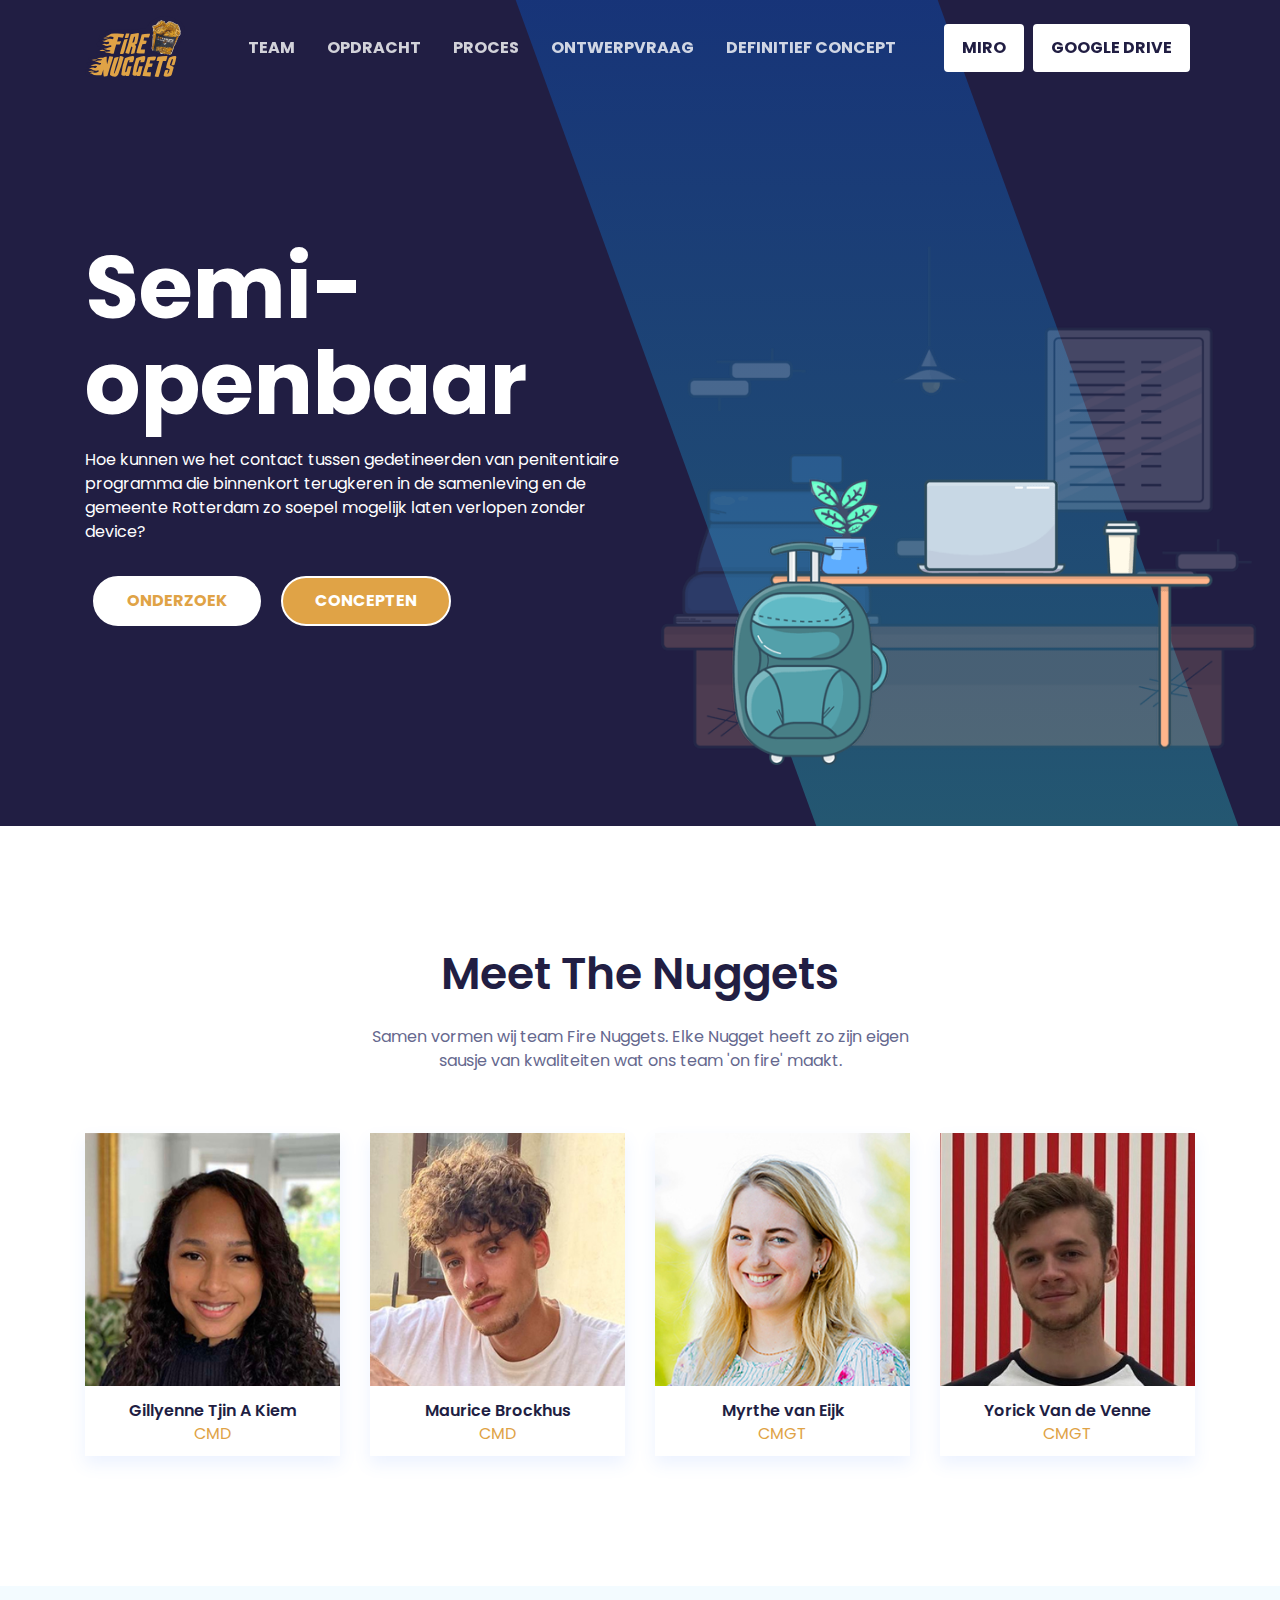
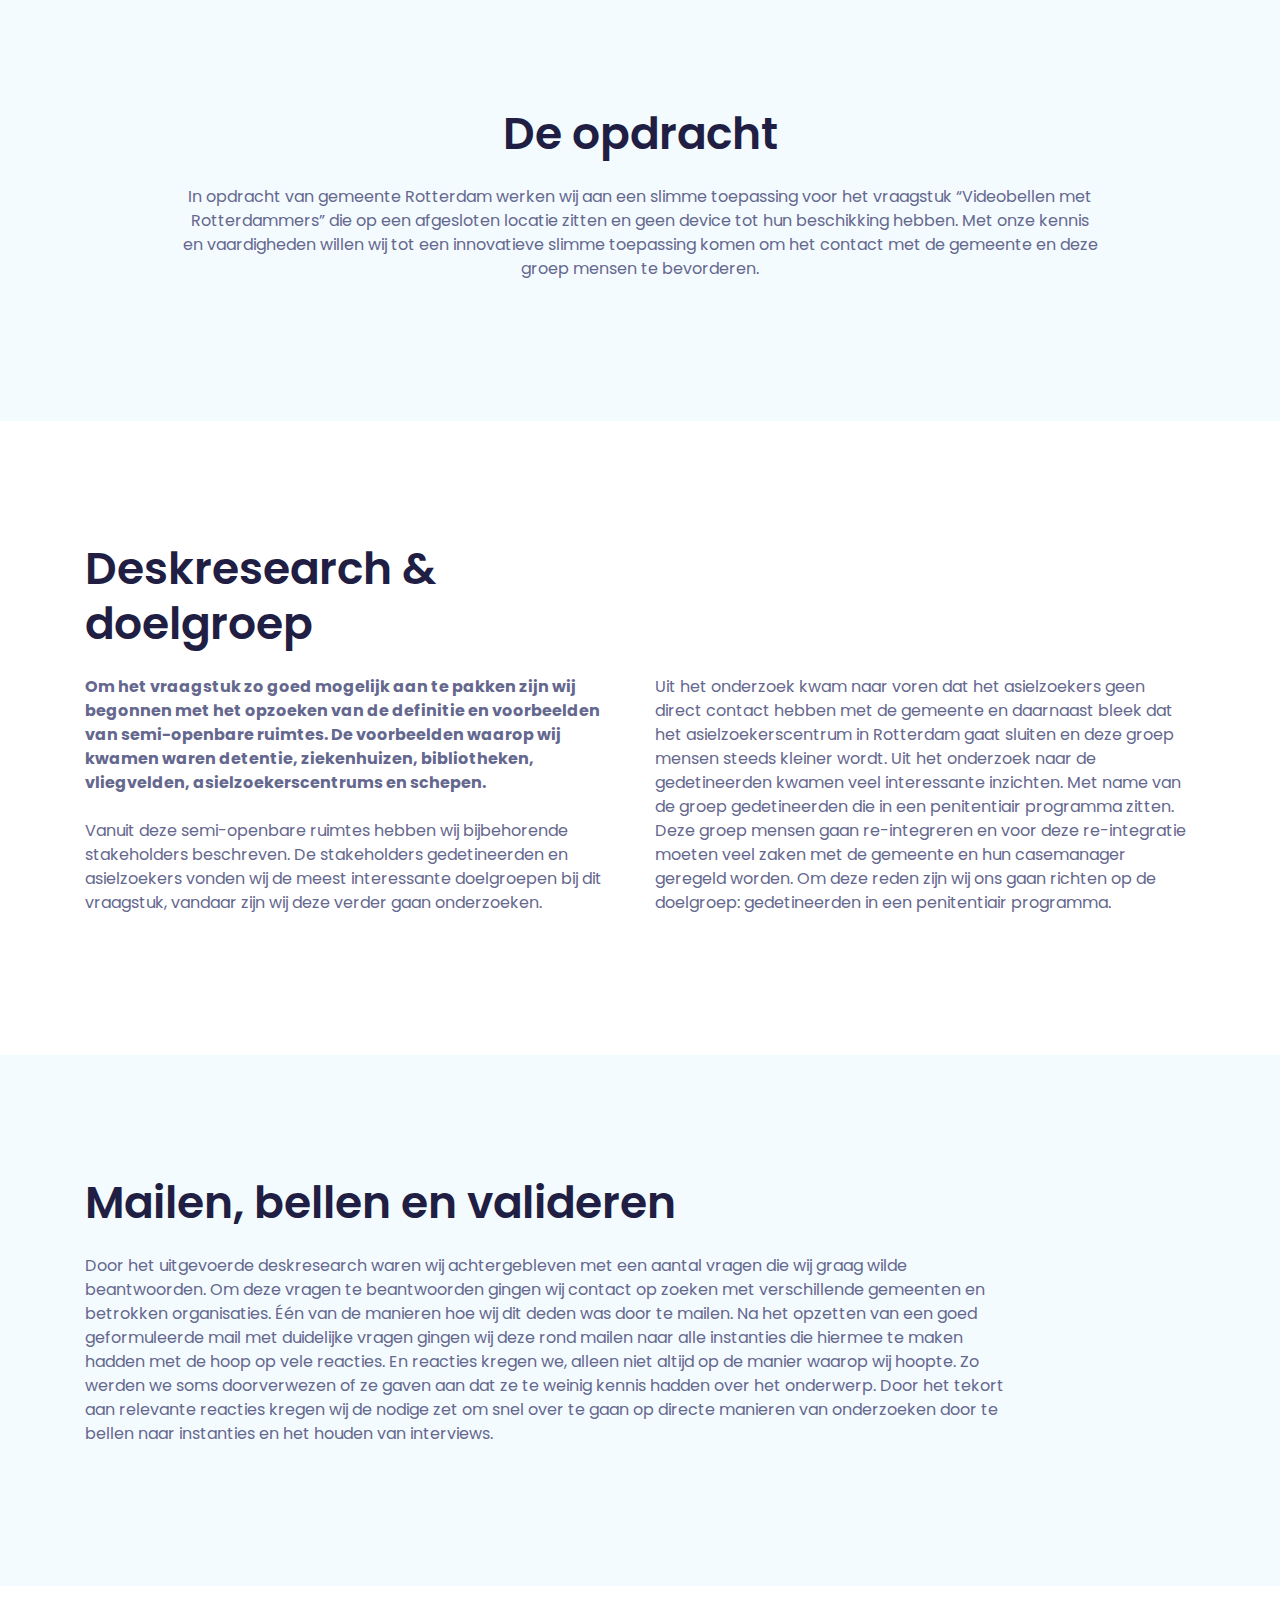
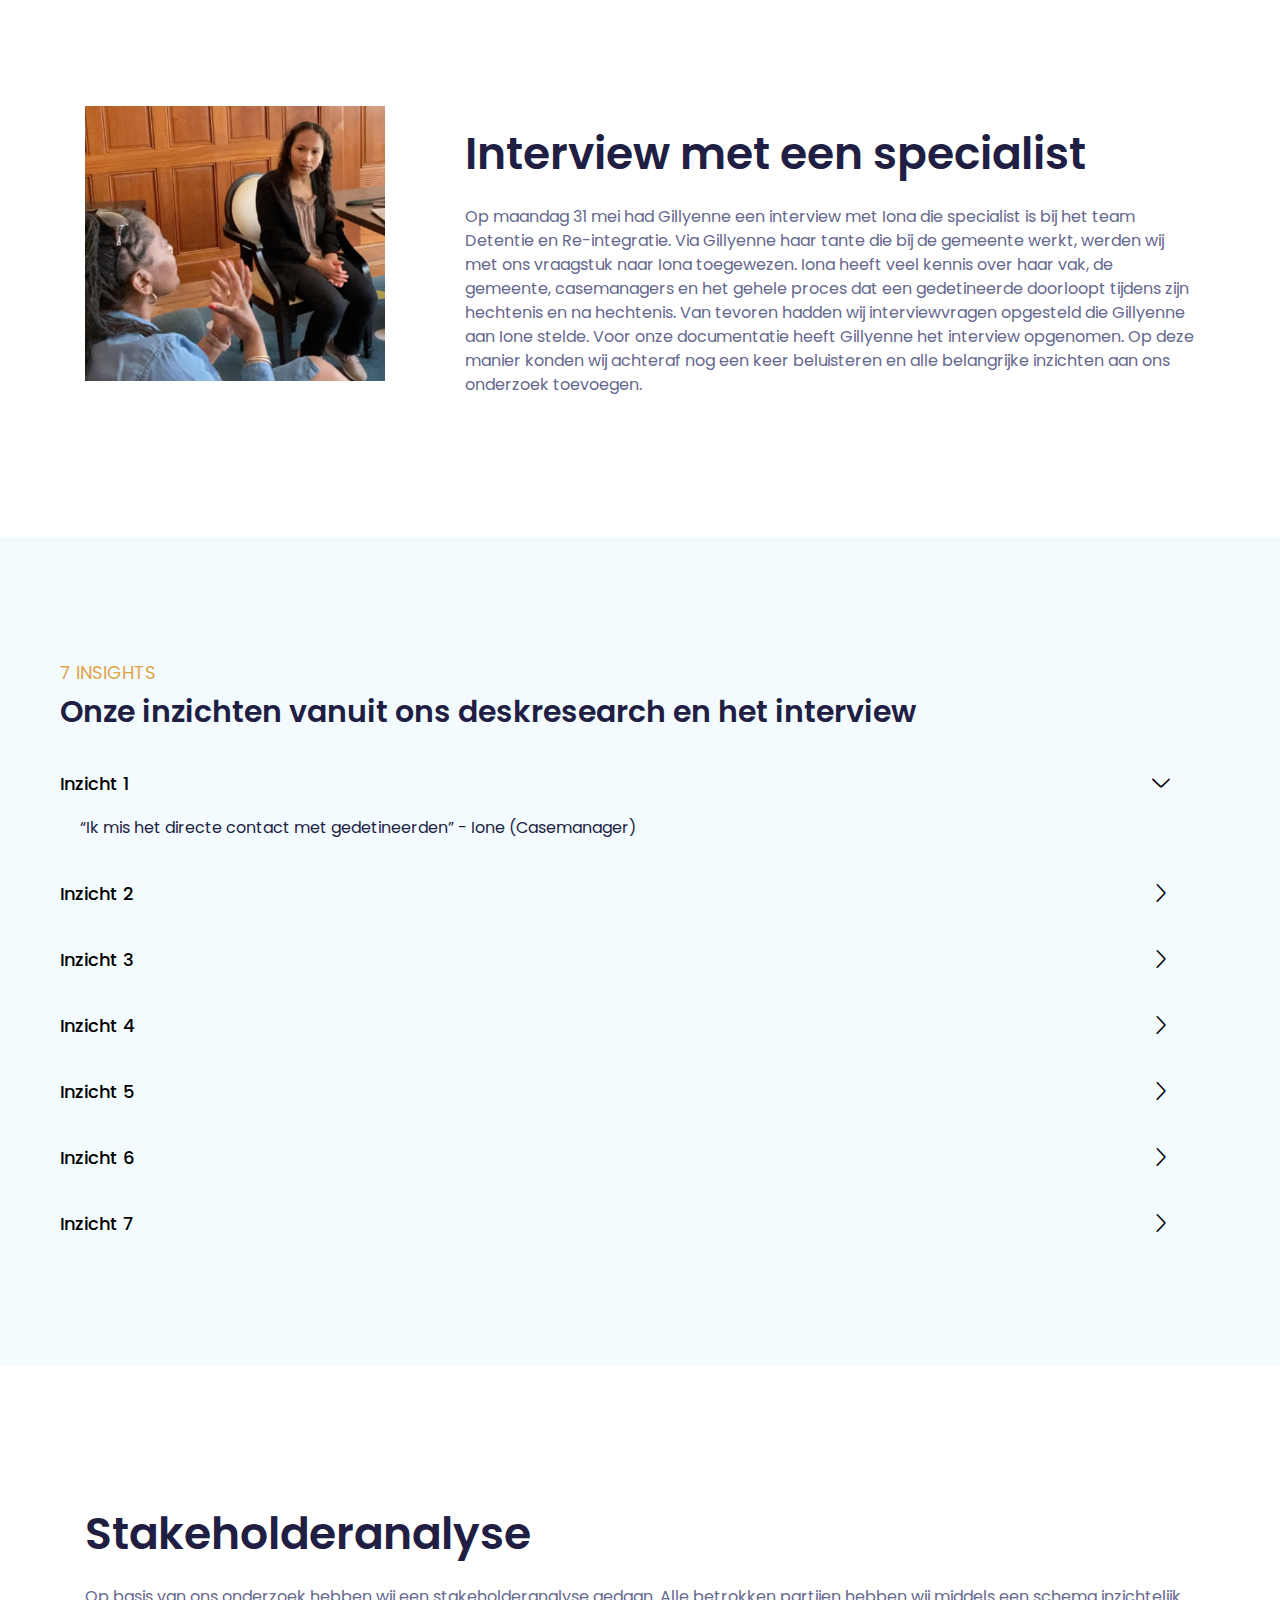
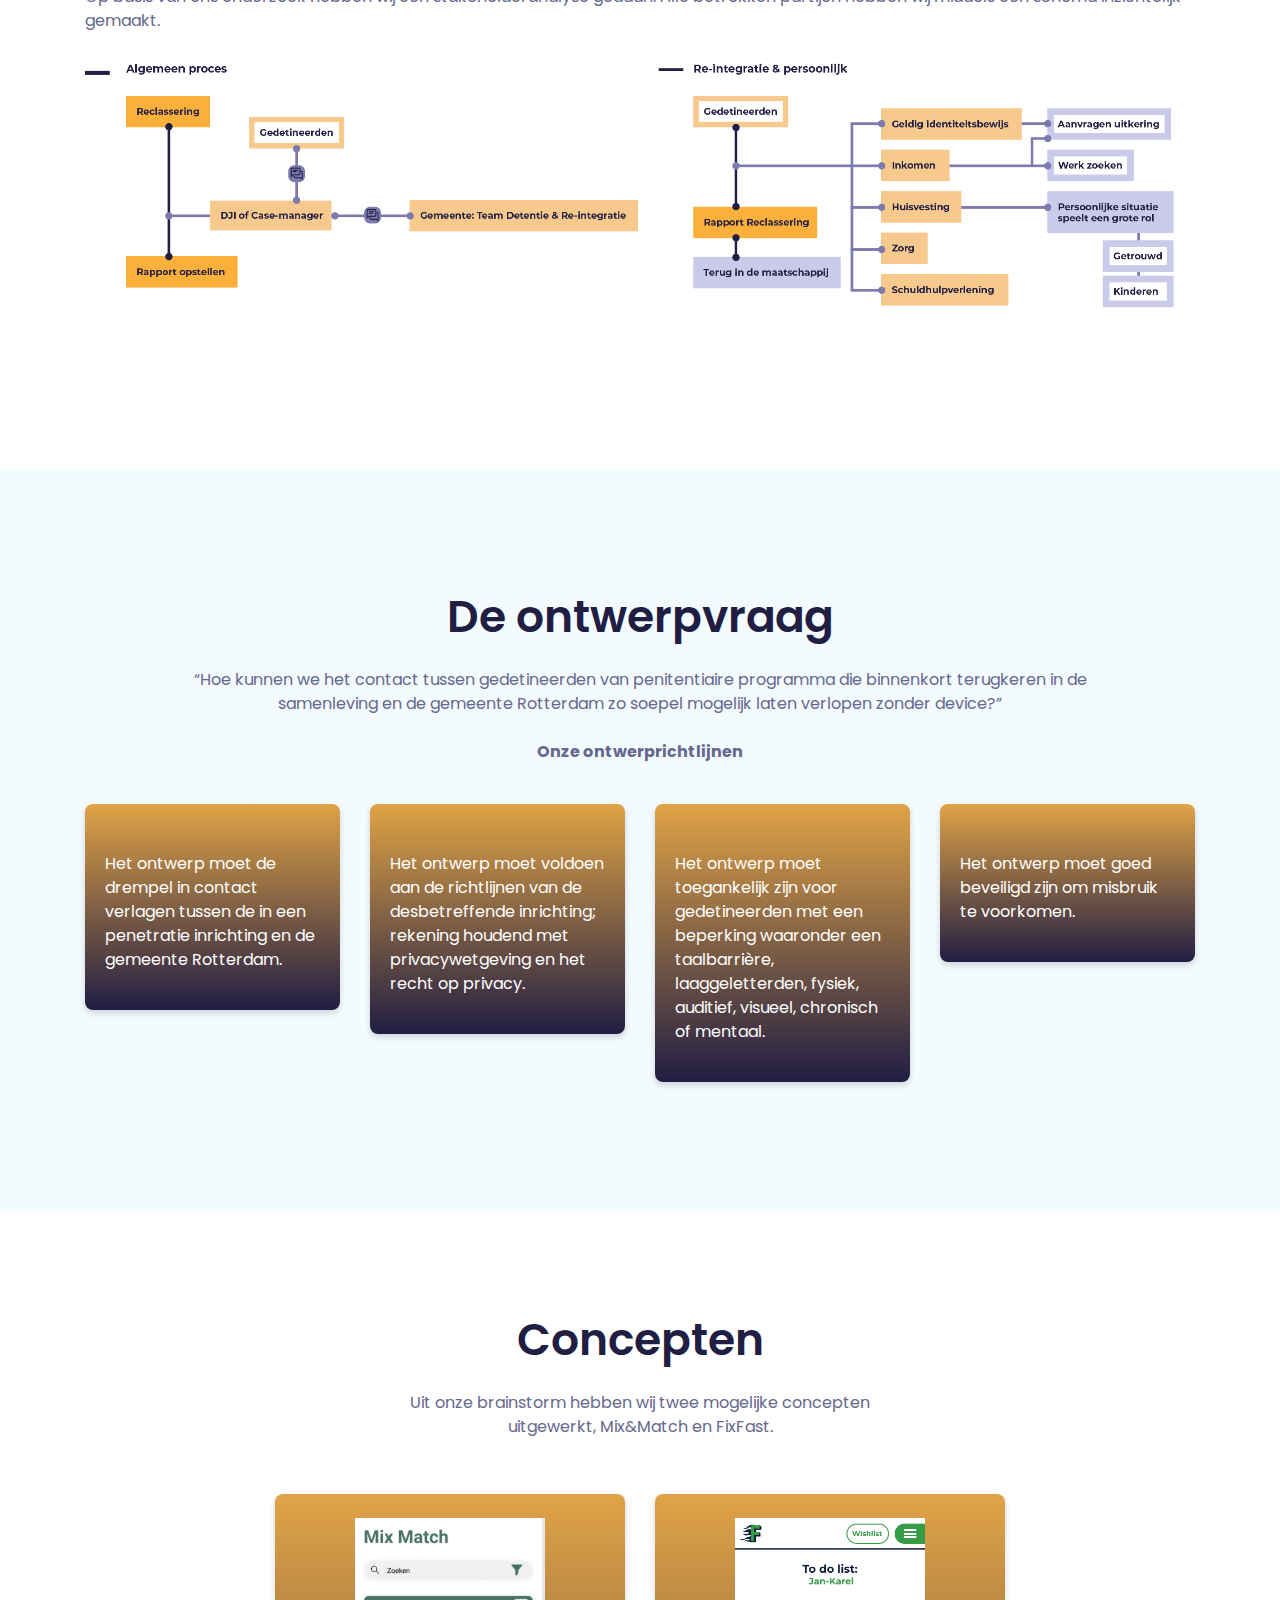
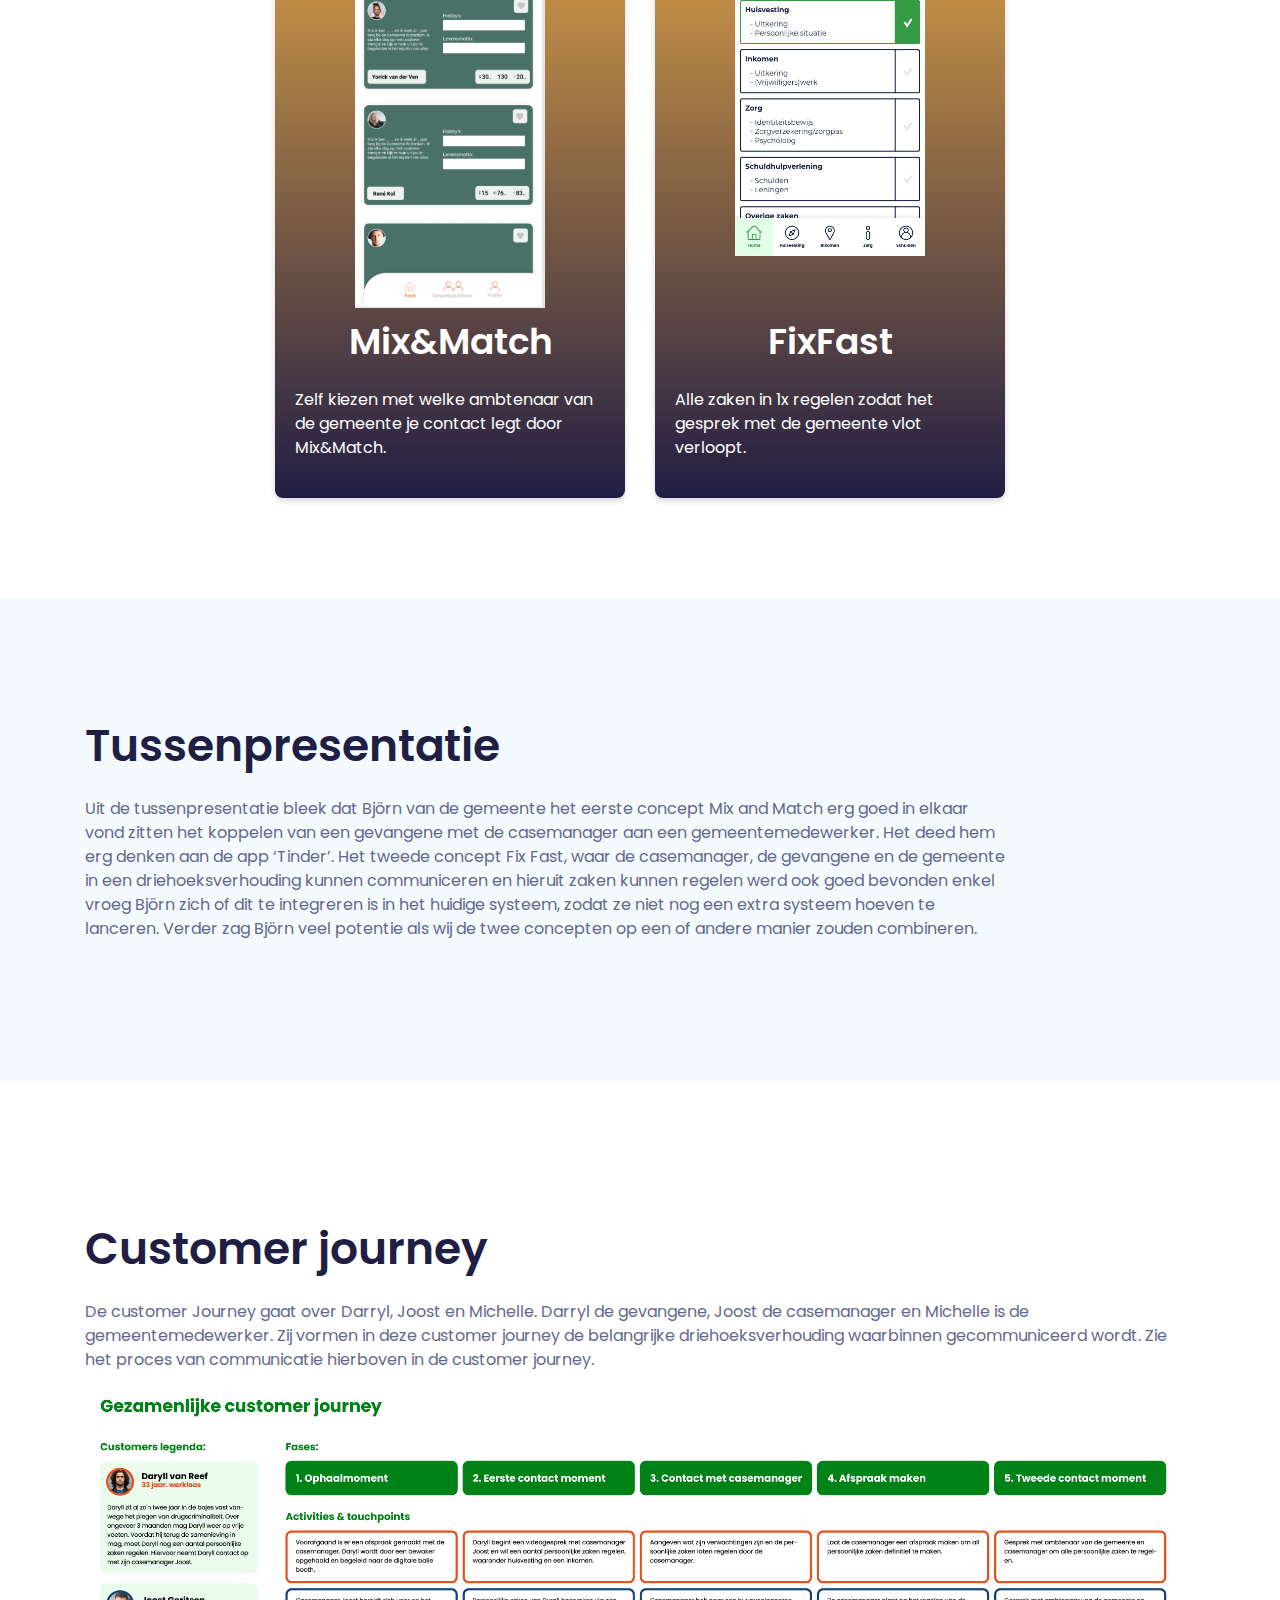
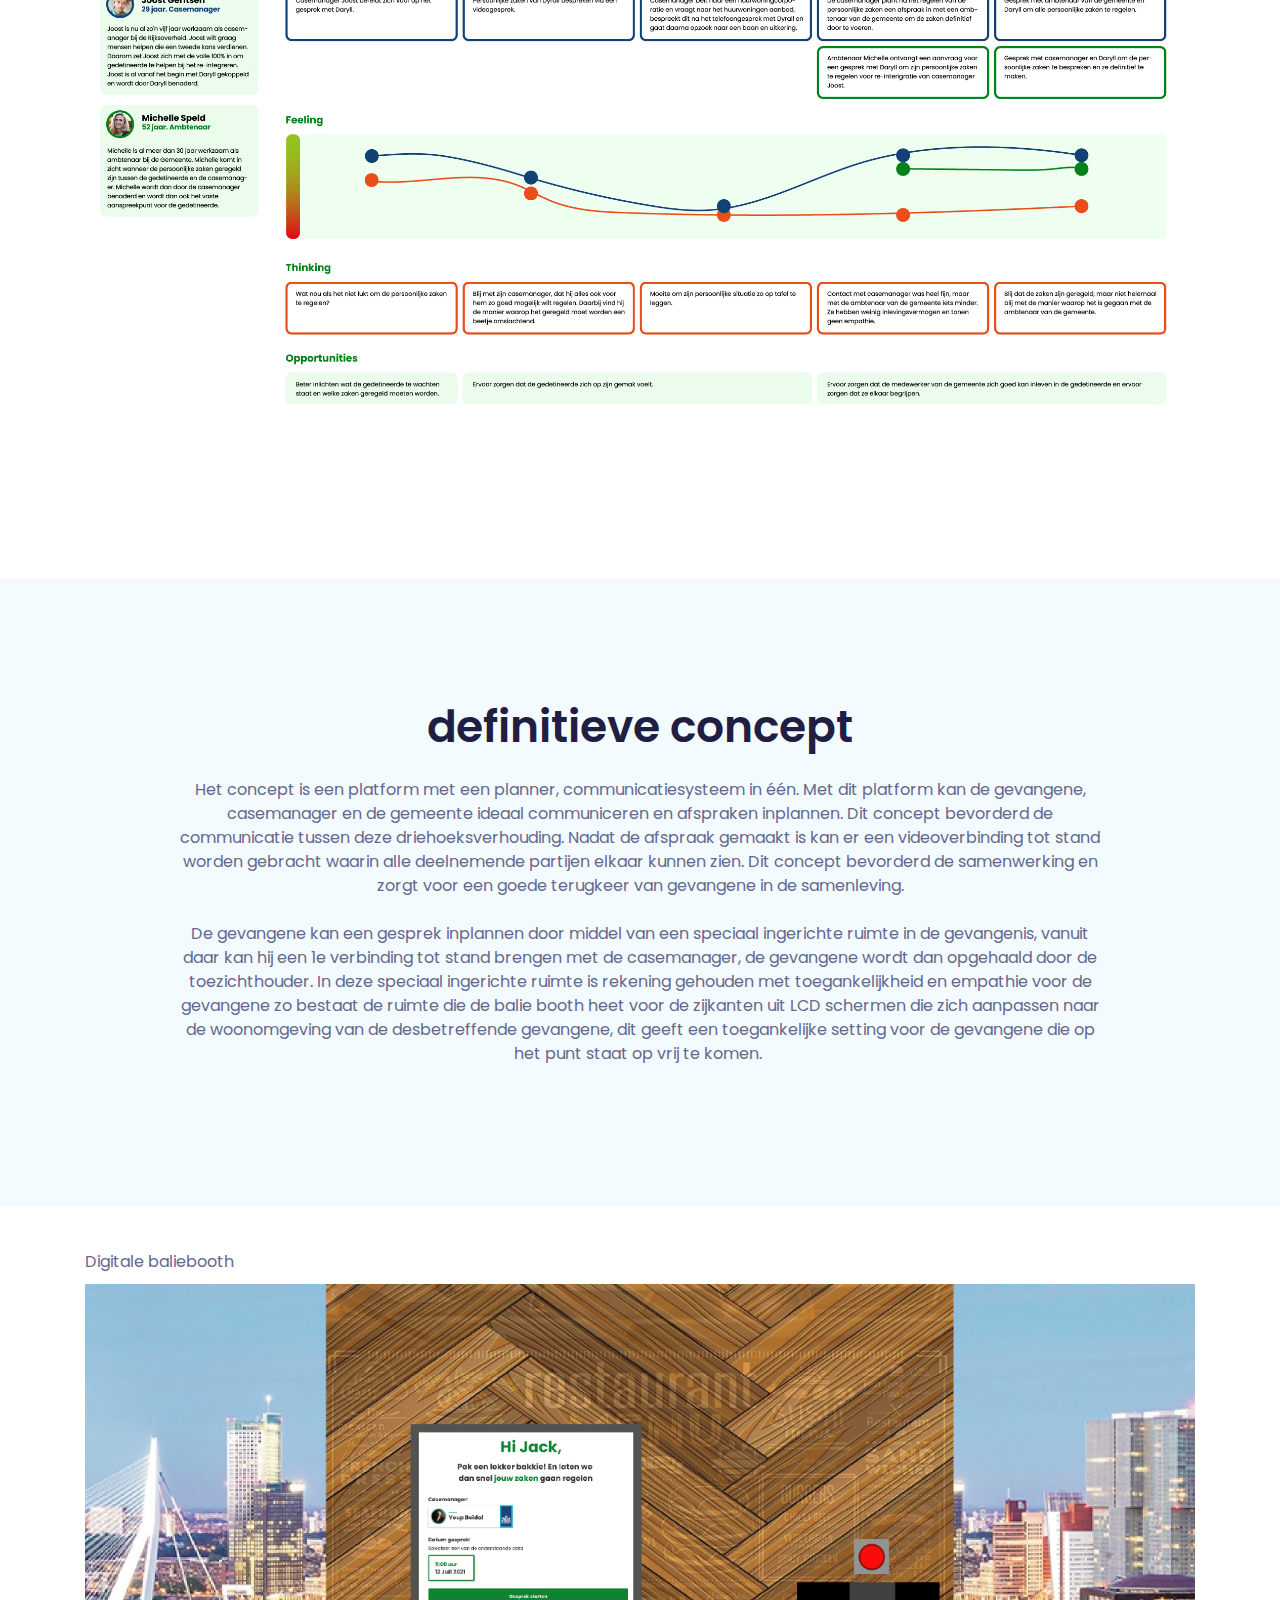
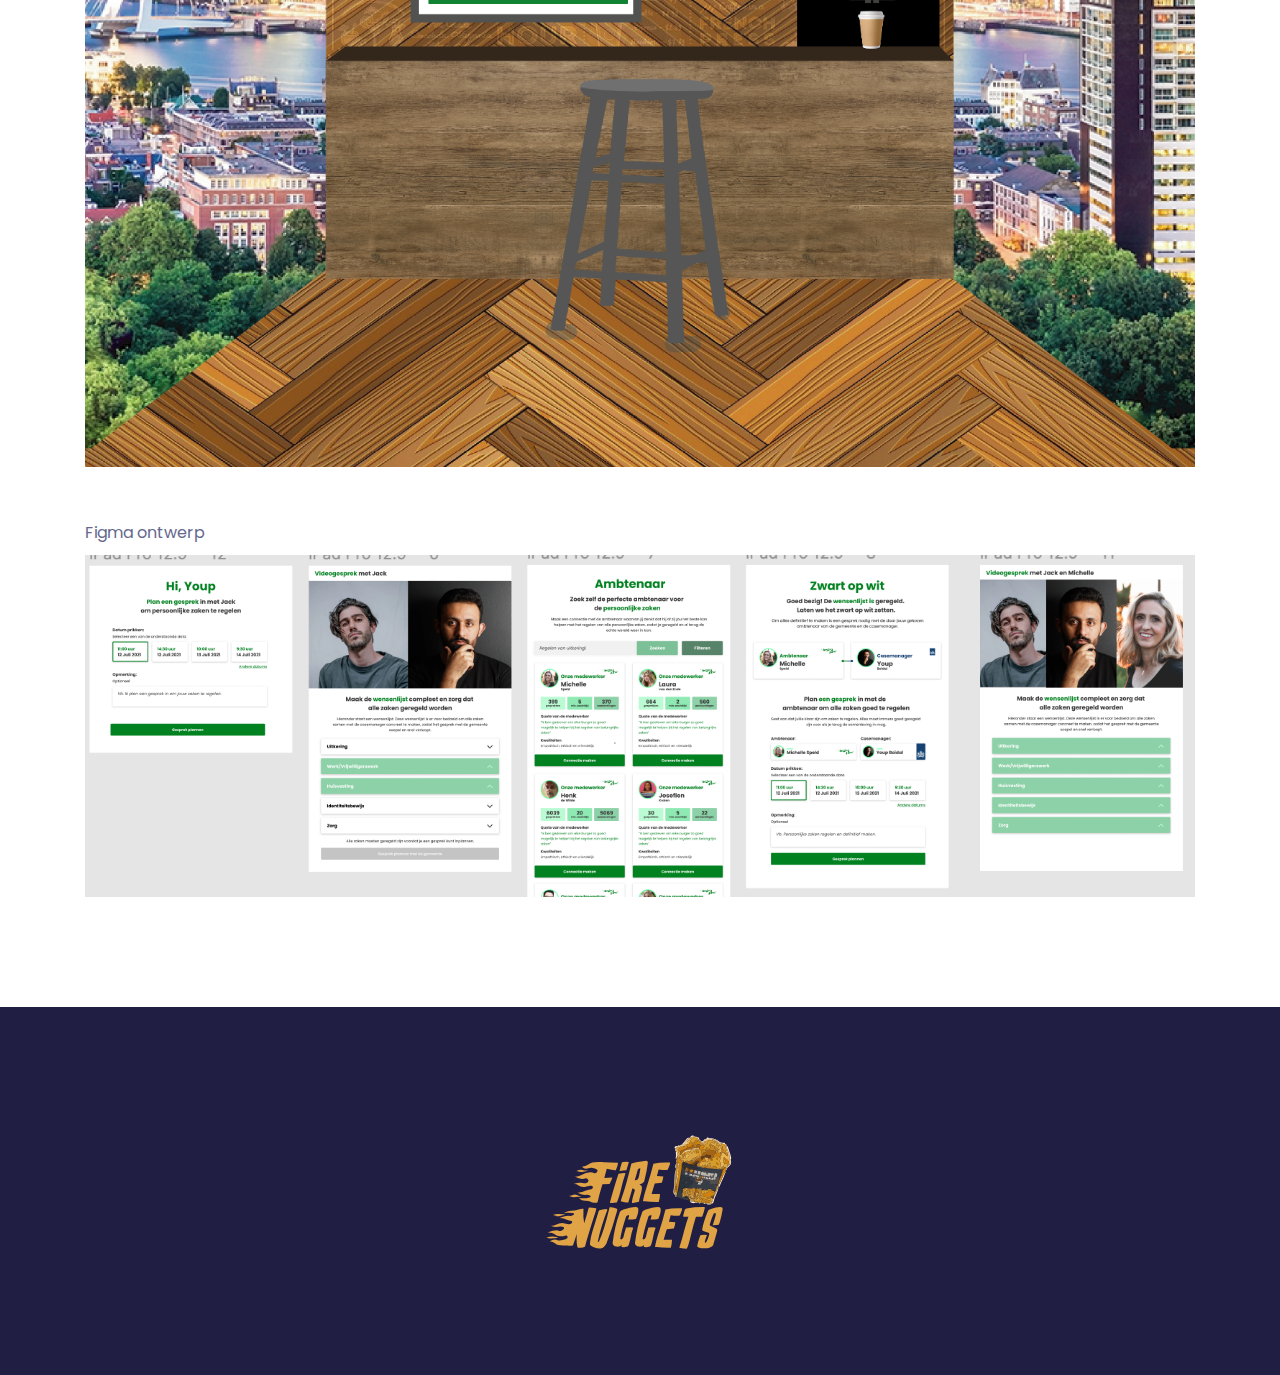
<file: index.html>
<!doctype html>
<html class="no-js" lang="en">

<head>
    <meta charset="utf-8">
    
    <!--====== Title ======-->
    <title>Fire Nuggets</title>
    
    <meta name="description" content="">
    <meta name="viewport" content="width=device-width, initial-scale=1">

    <!--====== Favicon Icon ======-->
    <link rel="shortcut icon" href="assets/images/favicon.png" type="image/png">
        
    <!--====== Magnific Popup CSS ======-->
    <link rel="stylesheet" href="assets/css/magnific-popup.css">
        
    <!--====== Slick CSS ======-->
    <link rel="stylesheet" href="assets/css/slick.css">
        
    <!--====== Line Icons CSS ======-->
    <link rel="stylesheet" href="assets/css/LineIcons.css">
        
    <!--====== Bootstrap CSS ======-->
    <link rel="stylesheet" href="assets/css/bootstrap.min.css">
    
    <!--====== Default CSS ======-->
    <link rel="stylesheet" href="assets/css/default.css">
    
    <!--====== Style CSS ======-->
    <link rel="stylesheet" href="assets/css/style.css">
    
</head>

<body>
    <!--[if IE]>
    <p class="browserupgrade">You are using an <strong>outdated</strong> browser. Please <a href="https://browsehappy.com/">upgrade your browser</a> to improve your experience and security.</p>
  <![endif]-->
   
    <!--====== PRELOADER PART START ======-->

    <div class="preloader">
        <div class="loader">
            <div class="ytp-spinner">
                <div class="ytp-spinner-container">
                    <div class="ytp-spinner-rotator">
                        <div class="ytp-spinner-left">
                            <div class="ytp-spinner-circle"></div>
                        </div>
                        <div class="ytp-spinner-right">
                            <div class="ytp-spinner-circle"></div>
                        </div>
                    </div>
                </div>
            </div>
        </div>
    </div>

    <!--====== PRELOADER PART ENDS ======-->
    
    <!--====== NAVBAR TWO PART START ======-->

    <section class="navbar-area">
        <div class="container">
            <div class="row">
                <div class="col-lg-12">
                    <nav class="navbar navbar-expand-lg">
                       
                        <a class="navbar-brand" href="#">
                            <img src="assets/images/logo.svg" alt="Logo">
                        </a>
                        
                        <button class="navbar-toggler" type="button" data-toggle="collapse" data-target="#navbarTwo" aria-controls="navbarTwo" aria-expanded="false" aria-label="Toggle navigation">
                            <span class="toggler-icon"></span>
                            <span class="toggler-icon"></span>
                            <span class="toggler-icon"></span>
                        </button>

                        <div class="collapse navbar-collapse sub-menu-bar" id="navbarTwo">
                            <ul class="navbar-nav m-auto">
                                <li class="nav-item"><a class="page-scroll" href="#team">Team</a></li>
                                <li class="nav-item"><a class="page-scroll" href="#opdracht">Opdracht</a></li>
                                <li class="nav-item"><a class="page-scroll" href="#proces">Proces</a></li>
                                <li class="nav-item"><a class="page-scroll" href="#ontwerpvraag">Ontwerpvraag</a></li>
                                <li class="nav-item"><a class="page-scroll" href="#devconcept">Definitief concept</a></li>
                            </ul>
                        </div>
                        
                        <div class="navbar-btn d-none d-sm-inline-block">
                            <ul>
                                <li><a class="solid" href="https://miro.com/app/board/o9J_lGqv3Og=/" target="_blank" title="Miro">Miro</a></li>
                                <li><a class="solid" href="https://drive.google.com/drive/folders/1U1_caoLwJdnFL9rAnIJe6pjk38RDm7t5?usp=sharing" target="_blank" title="Google Drive">Google Drive</a></li>
                            </ul>
                        </div>
                    </nav> <!-- navbar -->
                </div>
            </div> <!-- row -->
        </div> <!-- container -->
    </section>

    <!--====== NAVBAR TWO PART ENDS ======-->
    
    <!--====== SLIDER PART START ======-->

    <section id="home" class="slider_area">
        <div id="carouselThree" class="carousel slide" data-ride="carousel">
            <div class="carousel-inner">
                <div class="carousel-item active">
                    <div class="container">
                        <div class="row">
                            <div class="col-lg-6">
                                <div class="slider-content">
                                    <h1 class="title">Semi-openbaar</h1>
                                    <p class="text">Hoe kunnen we het contact tussen gedetineerden van penitentiaire programma die binnenkort terugkeren in de samenleving en de gemeente Rotterdam zo soepel mogelijk laten verlopen zonder device?
                                    </p>
                                    <ul class="slider-btn rounded-buttons">
                                        <li><a class="main-btn rounded-one page-scroll" href="#onderzoek">Onderzoek</a></li>
                                        <li><a class="main-btn rounded-two page-scroll" href="#concepten">Concepten</a></li>
                                    </ul>
                                </div> <!-- slider-content -->
                            </div>
                        </div> <!-- row -->
                    </div> <!-- container -->
                    <div class="slider-image-box d-none d-lg-flex align-items-end">
                        <div class="slider-image">
                            <img src="assets/images/slider/3.png" alt="Hero">
                        </div> <!-- slider-imgae -->
                    </div> <!-- slider-imgae box -->
                </div> <!-- carousel-item -->
            </div>
        </div>
    </section>

    <!--====== SLIDER PART ENDS ======-->

    <!--====== TEAM START ======-->

    <section id="team" class="team-area pt-120 pb-130">
        <div class="container">
            <div class="row justify-content-center">
                <div class="col-lg-6 col-md-10">
                    <div class="section-title text-center pb-30">
                        <h3 class="title">Meet The Nuggets</h3>
                        <p class="text">Samen vormen wij team Fire Nuggets. Elke Nugget heeft zo zijn eigen sausje van kwaliteiten wat ons team 'on fire' maakt.</p>
                    </div> <!-- section title -->
                </div>
            </div> <!-- row -->
            <div class="row">
                <div class="col-lg-3 col-sm-6">
                    <div class="team-style-eleven text-center mt-30 wow fadeIn" data-wow-duration="1s" data-wow-delay="0s">
                        <div class="team-image">
                            <img src="assets/images/gillyenne.jpg" alt="Team">
                        </div>
                        <div class="team-content">
                            <div class="team-social">
                                <ul class="social">
                                    <li><a href="mailto:0925500@hr.nl" title="Mail Gillyenne">0925500@hr.nl</a></li>
                                </ul>
                            </div>
                            <h4 class="team-name"><a href="#">Gillyenne Tjin A Kiem</a></h4>
                            <span class="sub-title">CMD</span>
                        </div>
                    </div> <!-- single team -->
                </div>
                <div class="col-lg-3 col-sm-6">
                    <div class="team-style-eleven text-center mt-30 wow fadeIn" data-wow-duration="1s" data-wow-delay="0s">
                        <div class="team-image">
                            <img src="assets/images/maurice.jpg" alt="Team">
                        </div>
                        <div class="team-content">
                            <div class="team-social">
                                <ul class="social">
                                    <li><a href="mailto:0972331@hr.nl" title="Mail Maurice">0972331@hr.nl</a></li>
                                </ul>
                            </div>
                            <h4 class="team-name"><a href="#">Maurice Brockhus</a></h4>
                            <span class="sub-title">CMD</span>
                        </div>
                    </div> <!-- single team -->
                </div>
                <div class="col-lg-3 col-sm-6">
                    <div class="team-style-eleven text-center mt-30 wow fadeIn" data-wow-duration="1s" data-wow-delay="0s">
                        <div class="team-image">
                            <img src="assets/images/myrthe.jpg" alt="Team">
                        </div>
                        <div class="team-content">
                            <div class="team-social">
                                <ul class="social">
                                    <li><a href="mailto:0965557@hr.nl" title="Mail Myrthe">0965557@hr.nl</a></li>
                                </ul>
                            </div>
                            <h4 class="team-name"><a href="#">Myrthe van Eijk</a></h4>
                            <span class="sub-title">CMGT</span>
                        </div>
                    </div> <!-- single team -->
                </div>
                <div class="col-lg-3 col-sm-6">
                    <div class="team-style-eleven text-center mt-30 wow fadeIn" data-wow-duration="1s" data-wow-delay="0s">
                        <div class="team-image">
                            <img src="assets/images/yorick.jpg" alt="Team">
                        </div>
                        <div class="team-content">
                            <div class="team-social">
                                <ul class="social">
                                    <li><a href="mailto:0967354@hr.nl" title="Mail Yorick">0967354@hr.nl</a></li>
                                </ul>
                            </div>
                            <h4 class="team-name"><a href="#">Yorick Van de Venne</a></h4>
                            <span class="sub-title">CMGT</span>
                        </div>
                    </div> <!-- single team -->
                </div>
                
                
            </div> <!-- row -->
        </div> <!-- container -->
    </section>

    <!--====== TEAM  ENDS ======-->
    
    <!--====== FEATRES TWO PART START ======-->

    <section id="opdracht" class="features-area">
        <div class="container">
            <div class="row justify-content-center">
                <div class="col-lg-10 col-md-10">
                    <div class="section-title text-center pb-10">
                        <h3 class="title">De opdracht</h3>
                        <p class="text">
                            In opdracht van gemeente Rotterdam werken wij aan een slimme toepassing voor het vraagstuk “Videobellen met Rotterdammers” die op een afgesloten locatie zitten en geen device tot hun beschikking hebben.
                            Met onze kennis en vaardigheden willen wij tot een innovatieve slimme toepassing komen om het contact met de gemeente en deze groep mensen te bevorderen.
                        </p>
                    </div> <!-- row -->
                </div>
            </div> <!-- row -->
        </div> <!-- container -->
    </section>

    <!--====== FEATRES TWO PART ENDS ======-->
    
    <!--====== PORTFOLIO PART START ======-->

    <section id="proces" class="portfolio-area portfolio-four pb-100">
        <div class="container">
            <div class="row">
                <div class="col-lg-6 col-md-10">
                    <div class="section-title pb-10">
                        <h3 class="title">Deskresearch & doelgroep</h3>
                        <p class="text"><b>Om het vraagstuk zo goed mogelijk aan te pakken zijn wij begonnen met het opzoeken van de definitie en voorbeelden van semi-openbare ruimtes. De voorbeelden waarop wij kwamen waren detentie, ziekenhuizen, bibliotheken, vliegvelden, asielzoekerscentrums en schepen.</b></p> 
                        <p class="text">Vanuit deze semi-openbare ruimtes hebben wij bijbehorende stakeholders beschreven. De stakeholders gedetineerden en asielzoekers vonden wij de meest interessante doelgroepen bij dit vraagstuk, vandaar zijn wij deze verder gaan onderzoeken.</p>
                    </div> <!-- section title -->
                </div>
                <div class="col-lg-6 col-md-10">
                    <div class="section-title pb-10 pt-110">
                        <p class="text"> Uit het onderzoek kwam naar voren dat het asielzoekers geen direct contact hebben met de gemeente en daarnaast bleek dat het asielzoekerscentrum in Rotterdam gaat sluiten en deze groep mensen steeds kleiner wordt. Uit het onderzoek naar de gedetineerden kwamen veel interessante inzichten. Met name van de groep gedetineerden die in een penitentiair programma zitten. Deze groep mensen gaan re-integreren en voor deze re-integratie moeten veel zaken met de gemeente en hun casemanager geregeld worden. Om deze reden zijn wij ons gaan richten op de doelgroep: gedetineerden in een penitentiair programma.</p>
                    </div> <!-- section title -->
                </div>
            </div> <!-- row -->
        </div> <!-- container -->
    </section>

    <!--====== PORTFOLIO PART ENDS ======-->

    <!--====== FEATRES TWO PART START ======-->

    <section id="mails" class="features-area">
        <div class="container">
            <div class="row">
                <div class="col-lg-10 col-md-10">
                    <div class="section-title pb-10">
                        <h3 class="title">Mailen, bellen en valideren</h3>
                        <p class="text">
                            Door het uitgevoerde deskresearch waren wij achtergebleven met een aantal vragen die wij graag wilde beantwoorden. Om deze vragen te beantwoorden gingen wij contact op zoeken met verschillende gemeenten en betrokken organisaties. Één van de manieren hoe wij dit deden was door te mailen. Na het opzetten van een goed geformuleerde mail met duidelijke vragen gingen wij deze rond mailen naar alle instanties die hiermee te maken hadden met de hoop op vele reacties. En reacties kregen we, alleen niet altijd op de manier waarop wij hoopte. Zo werden we soms doorverwezen of ze gaven aan dat ze te weinig kennis hadden over het onderwerp. Door het tekort aan relevante reacties kregen wij de nodige zet om snel over te gaan op directe manieren van onderzoeken door te bellen naar instanties en het houden van interviews.
                        </p>
                    </div> <!-- row -->
                </div>
            </div> <!-- row -->
        </div> <!-- container -->
    </section>

    <!--====== FEATRES TWO PART ENDS ======-->

    <!--====== PORTFOLIO PART START ======-->

    <section id="interview" class="portfolio-area portfolio-four pb-100">
        <div class="container">
            <div class="row">
                <div class="col-lg-4 col-md-10">
                    <div class="section-title pb-10">
                        <img src="assets/images/interview-iona.png" alt="Interview Iona" width="300">
                    </div> <!-- section title -->
                </div>
                <div class="col-lg-8 col-md-10">
                    <div class="section-title pb-10 pt-20">
                        <h3 class="title">Interview met een specialist</h3>
                        <p class="text">Op maandag 31 mei had Gillyenne een interview met Iona die specialist is bij het team Detentie en Re-integratie. Via Gillyenne haar tante die bij de gemeente werkt, werden wij met ons vraagstuk naar Iona toegewezen. Iona heeft veel kennis over haar vak, de gemeente, casemanagers en het gehele proces dat een gedetineerde doorloopt tijdens zijn hechtenis en na hechtenis. Van tevoren hadden wij interviewvragen opgesteld die Gillyenne aan Ione stelde. Voor onze documentatie heeft Gillyenne het interview opgenomen. Op deze manier konden wij achteraf nog een keer beluisteren en alle belangrijke inzichten aan ons onderzoek toevoegen.</p> 
                    </div> <!-- section title -->
                </div>
            </div> <!-- row -->
        </div> <!-- container -->
    </section>

    <!--====== PORTFOLIO PART ENDS ======-->

    <!--====== ABOUT PART START ======-->

    <section id="insights" class="about-area features-area">
        <div class="container">
            <div class="row justify-content-center">
                <div class="col-lg-12 mr-50">
                    <div class="faq-content mt-45">
                        <div class="about-title">
                            <h6 class="sub-title">7 Insights</h6>
                            <h4 class="title">Onze inzichten vanuit ons deskresearch en het interview </h4>
                        </div> <!-- faq title -->
                        <div class="about-accordion">
                            <div class="accordion" id="accordionExample">
                                <div class="card">
                                    <div class="card-header" id="headingOne">
                                        <a href="#" data-toggle="collapse" data-target="#collapseOne" aria-expanded="true" aria-controls="collapseOne">Inzicht 1</a>
                                    </div>

                                    <div id="collapseOne" class="collapse show" aria-labelledby="headingOne" data-parent="#accordionExample">
                                        <div class="card-body">
                                            <p class="text">“Ik mis het directe contact met gedetineerden” - Ione (Casemanager)</p>
                                        </div>
                                    </div> 
                                </div> <!-- card -->
                                <div class="card">
                                    <div class="card-header" id="headingTwo">
                                        <a href="#" class="collapsed" data-toggle="collapse" data-target="#collapseTwo" aria-expanded="false" aria-controls="collapseTwo">Inzicht 2</a>
                                    </div>
                                    <div id="collapseTwo" class="collapse" aria-labelledby="headingTwo" data-parent="#accordionExample">
                                        <div class="card-body">
                                            <p class="text">“Alleen de recherche en de advocaat mogen in de gevangenis komen” - Ione (Casemanager)</p>
                                        </div>
                                    </div>
                                </div> <!-- card -->
                                <div class="card">
                                    <div class="card-header" id="headingThree">
                                        <a href="#" class="collapsed" data-toggle="collapse" data-target="#collapseThree" aria-expanded="false" aria-controls="collapseThree">Inzicht 3</a>
                                    </div>
                                    <div id="collapseThree" class="collapse" aria-labelledby="headingThree" data-parent="#accordionExample">
                                        <div class="card-body">
                                            <p class="text">“Geen devices in de Gevangenis Rotterdam” - Ione (Casemanager)</p>
                                        </div>
                                    </div>
                                </div> <!-- card -->
                                <div class="card">
                                    <div class="card-header" id="headingFore">
                                        <a href="#" class="collapsed" data-toggle="collapse" data-target="#collapseFore" aria-expanded="false" aria-controls="collapseFore">Inzicht 4</a>
                                    </div>
                                    <div id="collapseFore" class="collapse" aria-labelledby="headingFore" data-parent="#accordionExample">
                                        <div class="card-body">
                                            <p class="text">“Zonder de casemanagers gebeurt er niks” - Ione (Casemanager)</p>
                                        </div>
                                    </div>
                                </div> <!-- card -->
                                <div class="card">
                                    <div class="card-header" id="headingFive">
                                        <a href="#" class="collapsed" data-toggle="collapse" data-target="#collapseFive" aria-expanded="false" aria-controls="collapseFive">Inzicht 5</a>
                                    </div>
                                    <div id="collapseFive" class="collapse" aria-labelledby="headingFive" data-parent="#accordionExample">
                                        <div class="card-body">
                                            <p class="text">“Beveiliging privacy en persoonsgegevens niet betrouwbaar op apps zoals Teams en zoom”  - Ione (Casemanager)</p>
                                        </div>
                                    </div>
                                </div> <!-- card -->
                                <div class="card">
                                    <div class="card-header" id="headingSix">
                                        <a href="#" class="collapsed" data-toggle="collapse" data-target="#collapseSix" aria-expanded="false" aria-controls="collapseSix">Inzicht 6</a>
                                    </div>
                                    <div id="collapseSix" class="collapse" aria-labelledby="headingSix" data-parent="#accordionExample">
                                        <div class="card-body">
                                            <p class="text">“Gevangenen voelen zich geen prioriteit” - Ione (Casemanager)</p>
                                        </div>
                                    </div>
                                </div> <!-- card -->
                                <div class="card">
                                    <div class="card-header" id="headingSeven">
                                        <a href="#" class="collapsed" data-toggle="collapse" data-target="#collapseSeven" aria-expanded="false" aria-controls="collapseSeven">Inzicht 7</a>
                                    </div>
                                    <div id="collapseSeven" class="collapse" aria-labelledby="headingSeven" data-parent="#accordionExample">
                                        <div class="card-body">
                                            <p class="text">“Grote behoeftes hebben op dit moment voorrang” - Ione (Casemanager)</p>
                                        </div>
                                    </div>
                                </div> <!-- card -->
                            </div>
                        </div> <!-- faq accordion -->
                    </div> <!-- faq content -->
                </div>
            </div> <!-- row -->
        </div> <!-- container -->
    </section>

    <!--====== ABOUT PART ENDS ======-->

    <!--====== PORTFOLIO PART START ======-->

    <section id="stakeholders" class="portfolio-area portfolio-four pb-100">
        <div class="container">
            <div class="row">
                <div class="col-lg-12 col-md-10">
                    <div class="section-title pb-10 pt-20">
                        <h3 class="title">Stakeholderanalyse</h3>
                        <p class="text">Op basis van ons onderzoek hebben wij een stakeholderanalyse gedaan. Alle betrokken partijen hebben wij middels een schema inzichtelijk gemaakt.</p> 
                    </div> <!-- section title -->
                </div>
            </div> <!-- row -->
            <div class="row">
                <div class="col-lg-12 col-md-10">
                    <div class="section-title pb-10">
                        <img src="assets/images/stakeholders.png" alt="stakeholderanalyse">
                    </div> <!-- section title -->
                </div>
            </div> <!-- row -->
        </div> <!-- container -->
    </section>

    <!--====== PORTFOLIO PART ENDS ======-->

    <!--====== FEATRES TWO PART START ======-->

    <section id="ontwerpvraag" class="portfolio-area features-area">
        <div class="container">
            <div class="row justify-content-center">
                <div class="col-lg-10 col-md-10">
                    <div class="section-title text-center pb-10">
                        <h3 class="title">De ontwerpvraag</h3>
                        <p class="text">“Hoe kunnen we het contact tussen gedetineerden van penitentiaire programma die binnenkort terugkeren in de samenleving en de gemeente Rotterdam zo soepel mogelijk laten verlopen zonder device?”</p>
                        <p class="text"><b>Onze ontwerprichtlijnen</b></p>
                    </div> <!-- row -->
                </div>
            </div> <!-- row -->
            <div class="row justify-content-center">
                <div class="col-lg-3 col-md-7 col-sm-9">
                    <div class="pricing-style mt-30">
                        <div class="pricing-list">
                            <ul>
                                <li>Het ontwerp moet de drempel in contact verlagen tussen de in een penetratie inrichting en de gemeente Rotterdam.</li>
                            </ul>
                        </div>
                    </div> <!-- pricing style one -->
                </div>

                <div class="col-lg-3 col-md-7 col-sm-9">
                    <div class="pricing-style mt-30">
                        <div class="pricing-list">
                            <ul>
                                <li>Het ontwerp moet voldoen aan de richtlijnen van de desbetreffende inrichting; rekening houdend met privacywetgeving en het recht op privacy.</li>
                            </ul>
                        </div>
                    </div> <!-- pricing style one -->
                </div>

                <div class="col-lg-3 col-md-7 col-sm-9">
                    <div class="pricing-style mt-30">
                        <div class="pricing-list">
                            <ul>
                                <li>Het ontwerp moet toegankelijk zijn voor gedetineerden met een beperking waaronder een taalbarrière, laaggeletterden, fysiek, auditief, visueel, chronisch of mentaal.</li>
                            </ul>
                        </div>
                    </div> <!-- pricing style one -->
                </div>

                <div class="col-lg-3 col-md-7 col-sm-9">
                    <div class="pricing-style mt-30">
                        <div class="pricing-list">
                            <ul>
                                <li>Het ontwerp moet goed beveiligd zijn om misbruik te voorkomen.</li>
                            </ul>
                        </div>
                    </div> <!-- pricing style one -->
                </div>
            </div> <!-- row -->
        </div> <!-- container -->
    </section>

    <!--====== FEATRES TWO PART ENDS ======-->
    
    <!--====== PRINICNG START ======-->

    <section id="concepten" class="pb-100 pt-100">
        <div class="container">
            <div class="row justify-content-center">
                <div class="col-lg-6 col-md-10">
                    <div class="section-title text-center pb-25">
                        <h3 class="title">Concepten</h3>
                        <p class="text">Uit onze brainstorm hebben wij twee mogelijke concepten uitgewerkt, Mix&Match en FixFast.</p>
                    </div> <!-- section title -->
                </div>
            </div> <!-- row -->
            <div class="row justify-content-center">
                <div class="col-lg-4 col-md-7 col-sm-9">
                    <div class="pricing-style mt-30">
                        <div class="pricing-icon text-center">
                            <img src="assets/images/mixmatch.png" alt="">
                        </div>
                        <div class="pricing-header text-center">
                            <p class="month"><span class="price">Mix&Match</span></p>
                        </div>
                        <div class="pricing-list">
                            <ul>
                                <li>Zelf kiezen met welke ambtenaar van de gemeente je contact legt door Mix&Match.</li>
                            </ul>
                        </div>
                    </div> <!-- pricing style one -->
                </div>
                
                <div class="col-lg-4 col-md-7 col-sm-9">
                    <div class="pricing-style mt-30">
                        <div class="pricing-icon text-center">
                            <img src="assets/images/fixfast.jpeg" alt="">
                        </div>
                        <div class="pricing-header text-center mt-55">
                            <p class="month"><span class="price">FixFast</span></p>
                        </div>
                        <div class="pricing-list">
                            <ul>
                                <li>Alle zaken in 1x regelen zodat het gesprek met de gemeente vlot verloopt.</li>
                            </ul>
                        </div>
                    </div> <!-- pricing style one -->
                </div>
            </div> <!-- row -->
        </div> <!-- container -->
    </section>

    <!--====== PRINICNG ENDS ======-->

    <!--====== FEATRES TWO PART START ======-->

    <section id="tussenpresentatie" class="features-area">
        <div class="container">
            <div class="row">
                <div class="col-lg-10 col-md-10">
                    <div class="section-title pb-10">
                        <h3 class="title">Tussenpresentatie</h3>
                        <p class="text">
                            Uit de tussenpresentatie bleek dat Björn van de gemeente het eerste concept Mix and Match erg goed in elkaar vond zitten het koppelen van een gevangene met de casemanager aan een gemeentemedewerker. Het deed hem erg denken aan de app ‘Tinder’. Het tweede concept Fix Fast, waar de casemanager, de gevangene en de gemeente in een driehoeksverhouding kunnen communiceren en hieruit zaken kunnen regelen werd ook goed bevonden enkel vroeg Björn zich of dit te integreren is in het huidige systeem, zodat ze niet nog een extra systeem hoeven te lanceren. Verder zag Björn veel potentie als wij de twee concepten op een of andere manier zouden combineren. 
                        </p>
                    </div> <!-- row -->
                </div>
            </div> <!-- row -->
        </div> <!-- container -->
    </section>

    <!--====== FEATRES TWO PART ENDS ======-->

    <!--====== PORTFOLIO PART START ======-->

    <section id="customerjourney" class="portfolio-area portfolio-four pb-100">
        <div class="container">
            <div class="row">
                <div class="col-lg-12 col-md-10">
                    <div class="section-title pb-10 pt-20">
                        <h3 class="title">Customer journey</h3>
                        <p class="text">De customer Journey gaat over Darryl, Joost en Michelle. Darryl de gevangene, Joost de casemanager en Michelle is de gemeentemedewerker. Zij vormen in deze customer journey de belangrijke driehoeksverhouding waarbinnen gecommuniceerd wordt. Zie het proces van communicatie hierboven in de customer journey.</p> 
                    </div> <!-- section title -->
                </div>
            </div> <!-- row -->
            <div class="row">
                <div class="col-lg-12 col-md-10">
                    <div class="section-title pb-10">
                        <img src="assets/images/gezamenlijkecustomerjourney.jpg" alt="Gezamenlijke customer journey">
                    </div> <!-- section title -->
                </div>
            </div> <!-- row -->
        </div> <!-- container -->
    </section>

    <!--====== PORTFOLIO PART ENDS ======-->

    <!--====== FEATRES TWO PART START ======-->

    <section id="devconcept" class="features-area">
        <div class="container">
            <div class="row justify-content-center">
                <div class="col-lg-10 col-md-10">
                    <div class="section-title text-center pb-10">
                        <h3 class="title">definitieve concept</h3>
                        <p class="text">
                            Het concept is een platform met een planner, communicatiesysteem in één. Met dit platform kan de gevangene, casemanager en de gemeente ideaal communiceren en afspraken inplannen. Dit concept bevorderd de communicatie tussen deze driehoeksverhouding. Nadat de afspraak gemaakt is kan er een videoverbinding tot stand worden gebracht waarin alle deelnemende partijen elkaar kunnen zien. Dit concept bevorderd de samenwerking en zorgt voor een goede terugkeer van gevangene in de samenleving. 
                        </p>

                        <p class="text">
                            De gevangene kan een gesprek inplannen door middel van een speciaal ingerichte ruimte in de gevangenis, vanuit daar kan hij een 1e verbinding tot stand brengen met de casemanager, de gevangene wordt dan opgehaald door de toezichthouder. In deze speciaal ingerichte ruimte is rekening gehouden met toegankelijkheid en empathie voor de gevangene zo bestaat de ruimte die de balie booth heet voor de zijkanten uit LCD schermen die zich aanpassen naar de woonomgeving van de desbetreffende gevangene, dit geeft een toegankelijke setting voor de gevangene die op het punt staat op vrij te komen. 
                        </p>
                    </div> <!-- row -->
                </div>
            </div> <!-- row -->
        </div> <!-- container -->
    </section>

    <!--====== FEATRES TWO PART ENDS ======-->

    <!--====== PORTFOLIO PART START ======-->

    <section id="ontwerp" class="portfolio-four pb-100">
        <div class="container">
            <div class="row">
                <div class="col-lg-12 col-md-10">
                    <div class="section-title pb-10 pt-20">
                        <p class="text">Digitale baliebooth</p> 
                    </div> <!-- section title -->
                </div>
            </div> <!-- row -->
            <div class="row">
                <div class="col-lg-12 col-md-10">
                    <div class="section-title pb-10">
                        <img src="assets/images/baliebooth.png" alt="Balie booth">
                    </div> <!-- section title -->
                </div>
            </div> <!-- row -->
            <div class="row">
                <div class="col-lg-12 col-md-10">
                    <div class="section-title pb-10 pt-20">
                        <p class="text">Figma ontwerp</p> 
                    </div> <!-- section title -->
                </div>
            </div> <!-- row -->
            <div class="row">
                <div class="col-lg-12 col-md-10">
                    <div class="section-title pb-10">
                        <img src="assets/images/figma.png" alt="Ontwerpen in Figma">
                    </div> <!-- section title -->
                </div>
            </div> <!-- row -->
        </div> <!-- container -->
    </section>

    <!--====== PORTFOLIO PART ENDS ======-->
    
    <!--====== FOOTER PART START ======-->

    <section class="footer-area footer-dark">
        <div class="container">
            <div class="row justify-content-center">
                <div class="col-lg-6">
                    <div class="footer-logo text-center">
                        <a class="mt-30" href="index.html"><img src="assets/images/logo-2.svg" width="200" alt="Logo"></a>
                    </div> <!-- footer logo -->
                </div>
            </div> <!-- row -->
        </div> <!-- container -->
    </section>

    <!--====== FOOTER PART ENDS ======-->
    
    <!--====== BACK TOP TOP PART START ======-->

    <a href="#" class="back-to-top"><i class="lni lni-chevron-up"></i></a>

    <!--====== BACK TOP TOP PART ENDS ======-->    

    <!--====== PART START ======-->

<!--
    <section class="">
        <div class="container">
            <div class="row">
                <div class="col-lg-">
                    
                </div>
            </div>
        </div>
    </section>
-->

    <!--====== PART ENDS ======-->




    <!--====== Jquery js ======-->
    <script src="assets/js/vendor/jquery-1.12.4.min.js"></script>
    <script src="assets/js/vendor/modernizr-3.7.1.min.js"></script>
    
    <!--====== Bootstrap js ======-->
    <script src="assets/js/popper.min.js"></script>
    <script src="assets/js/bootstrap.min.js"></script>
    
    <!--====== Slick js ======-->
    <script src="assets/js/slick.min.js"></script>
    
    <!--====== Magnific Popup js ======-->
    <script src="assets/js/jquery.magnific-popup.min.js"></script>
    
    <!--====== Ajax Contact js ======-->
    <script src="assets/js/ajax-contact.js"></script>
    
    <!--====== Isotope js ======-->
    <script src="assets/js/imagesloaded.pkgd.min.js"></script>
    <script src="assets/js/isotope.pkgd.min.js"></script>
    
    <!--====== Scrolling Nav js ======-->
    <script src="assets/js/jquery.easing.min.js"></script>
    <script src="assets/js/scrolling-nav.js"></script>
    
    <!--====== Main js ======-->
    <script src="assets/js/main.js"></script>
    
</body>

</html>
</file>
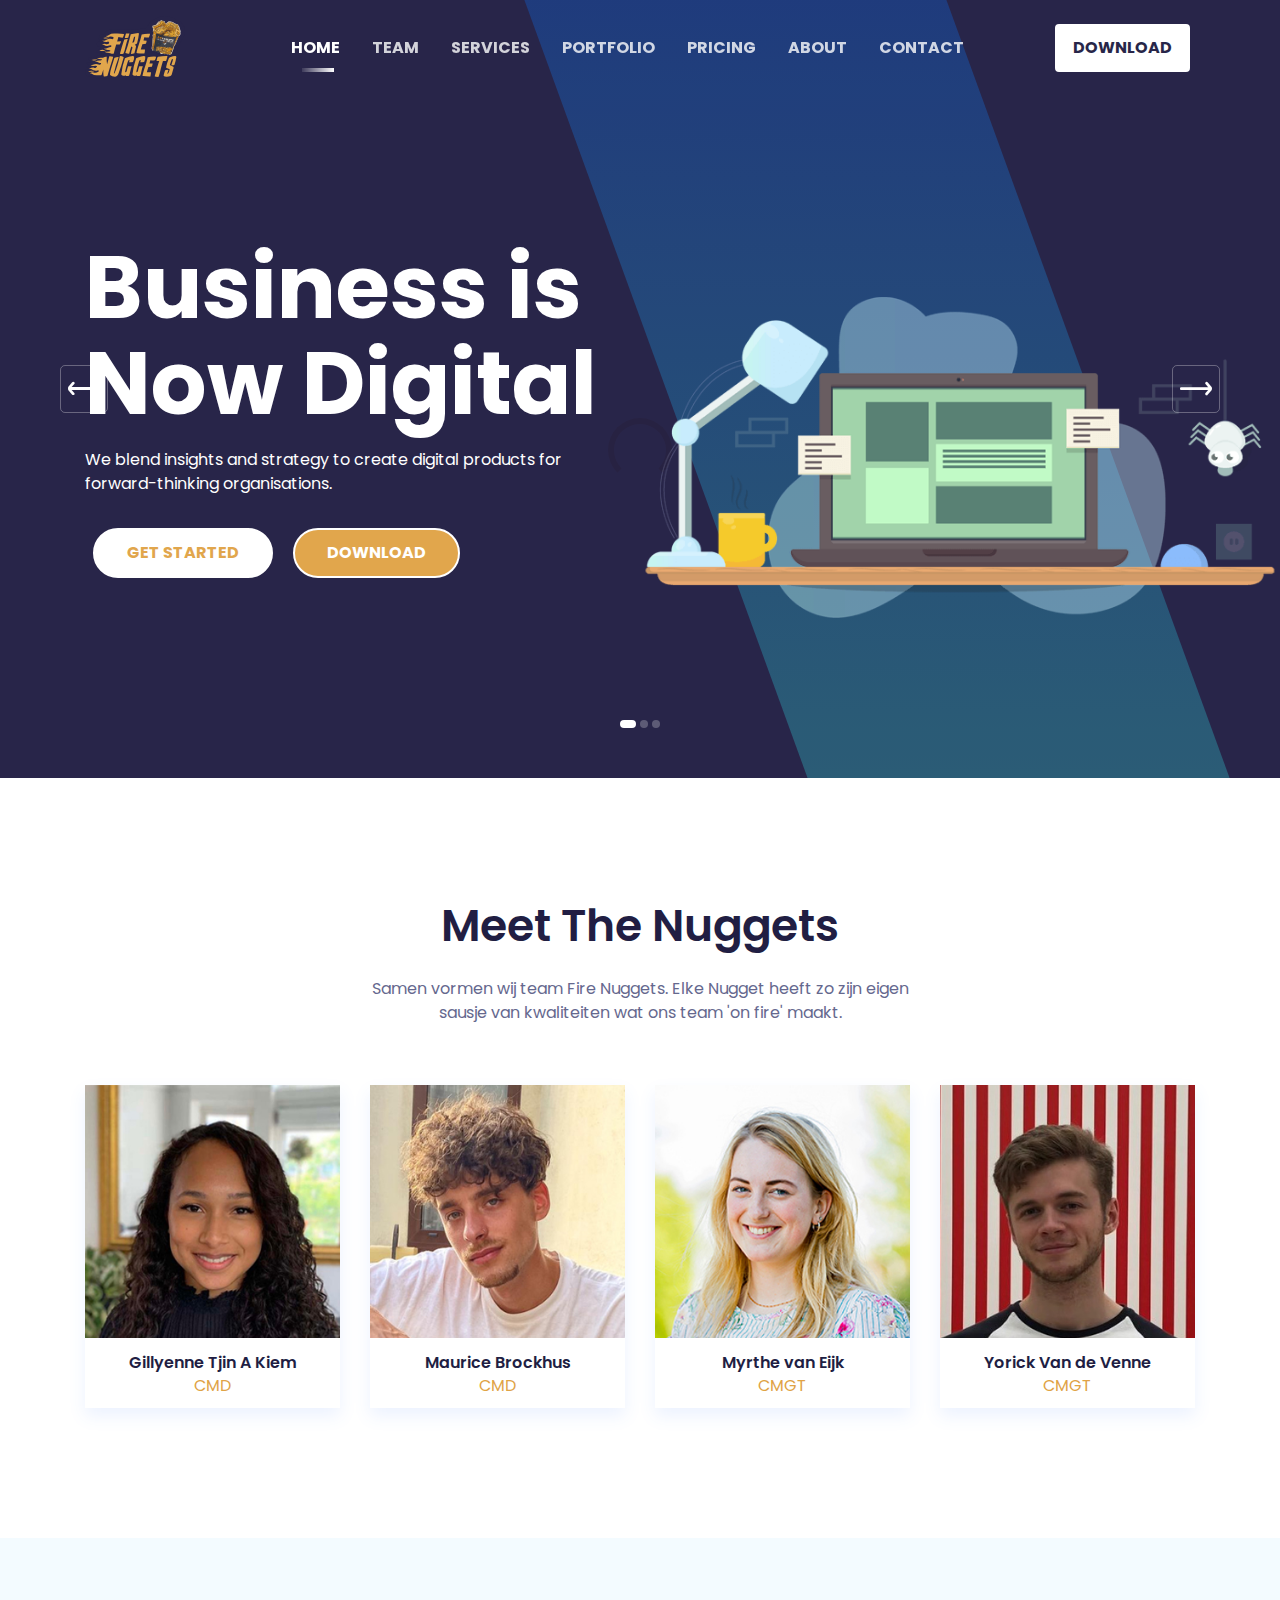
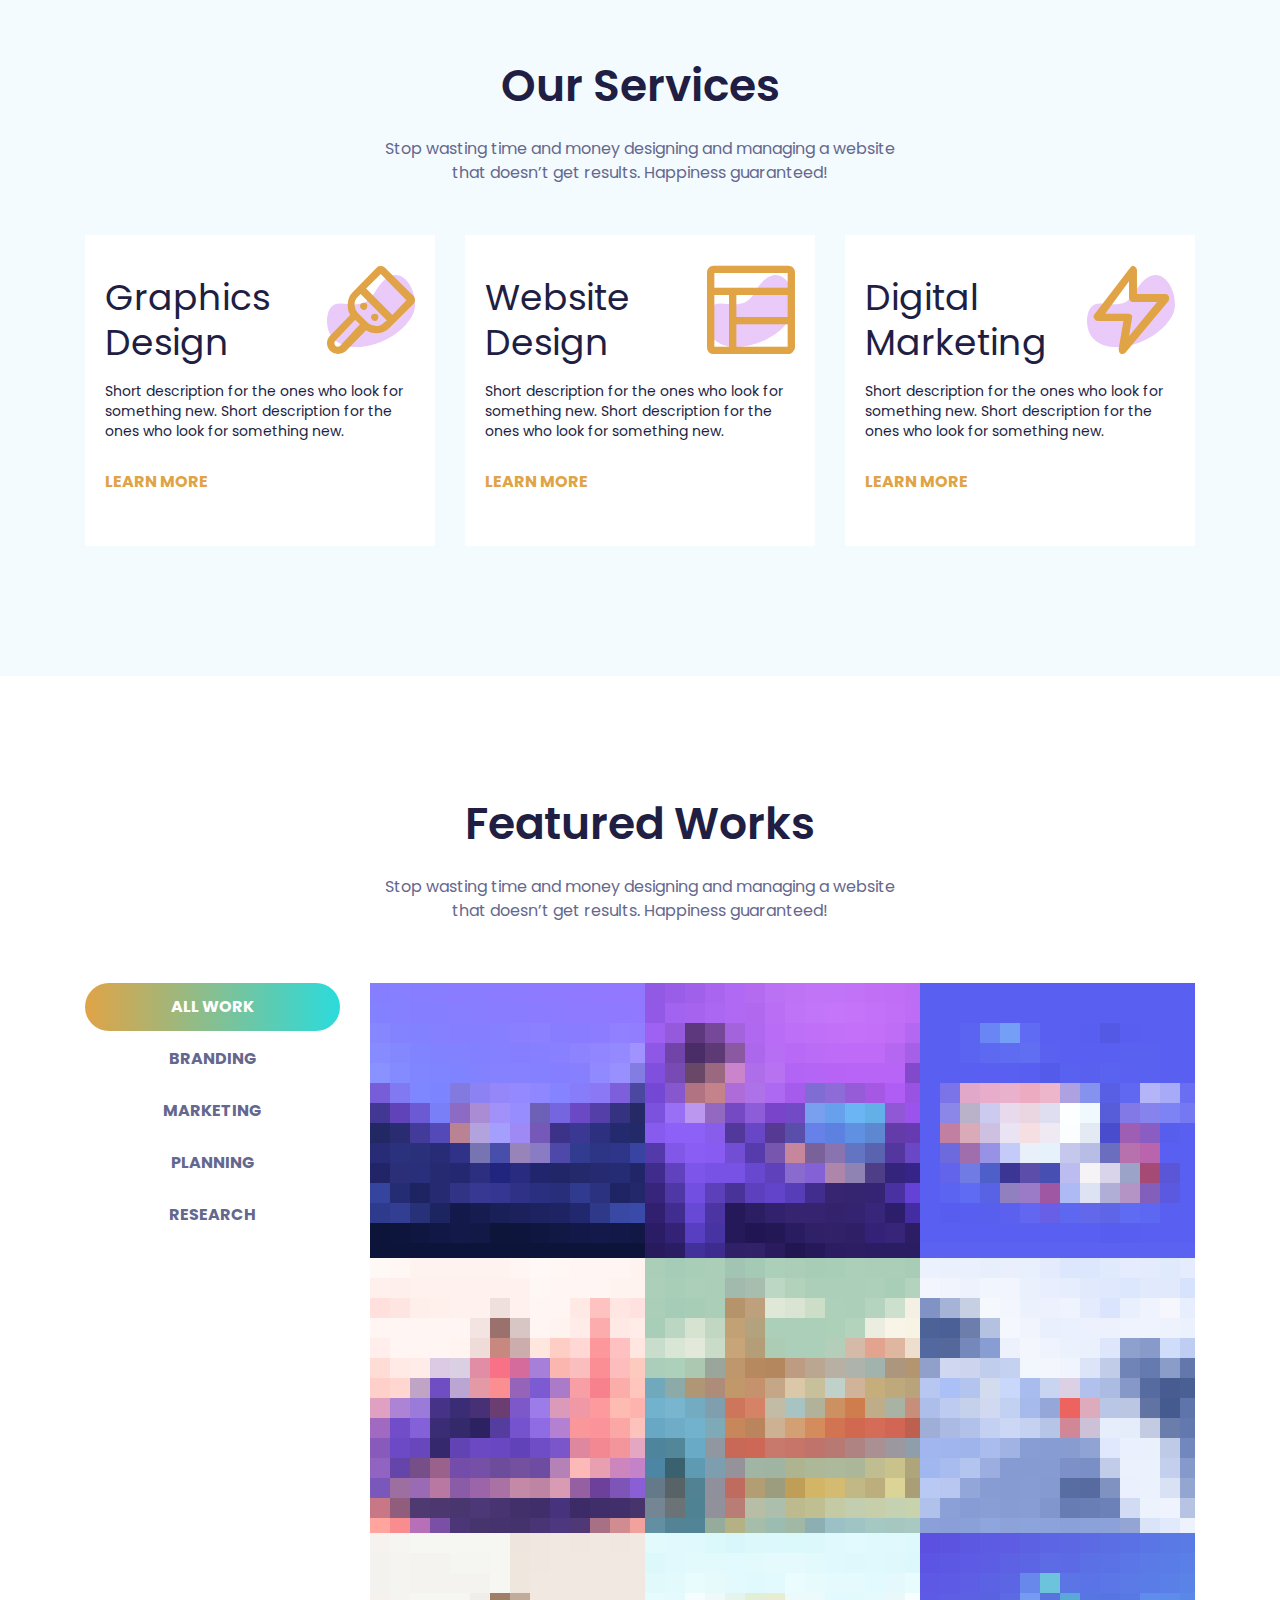
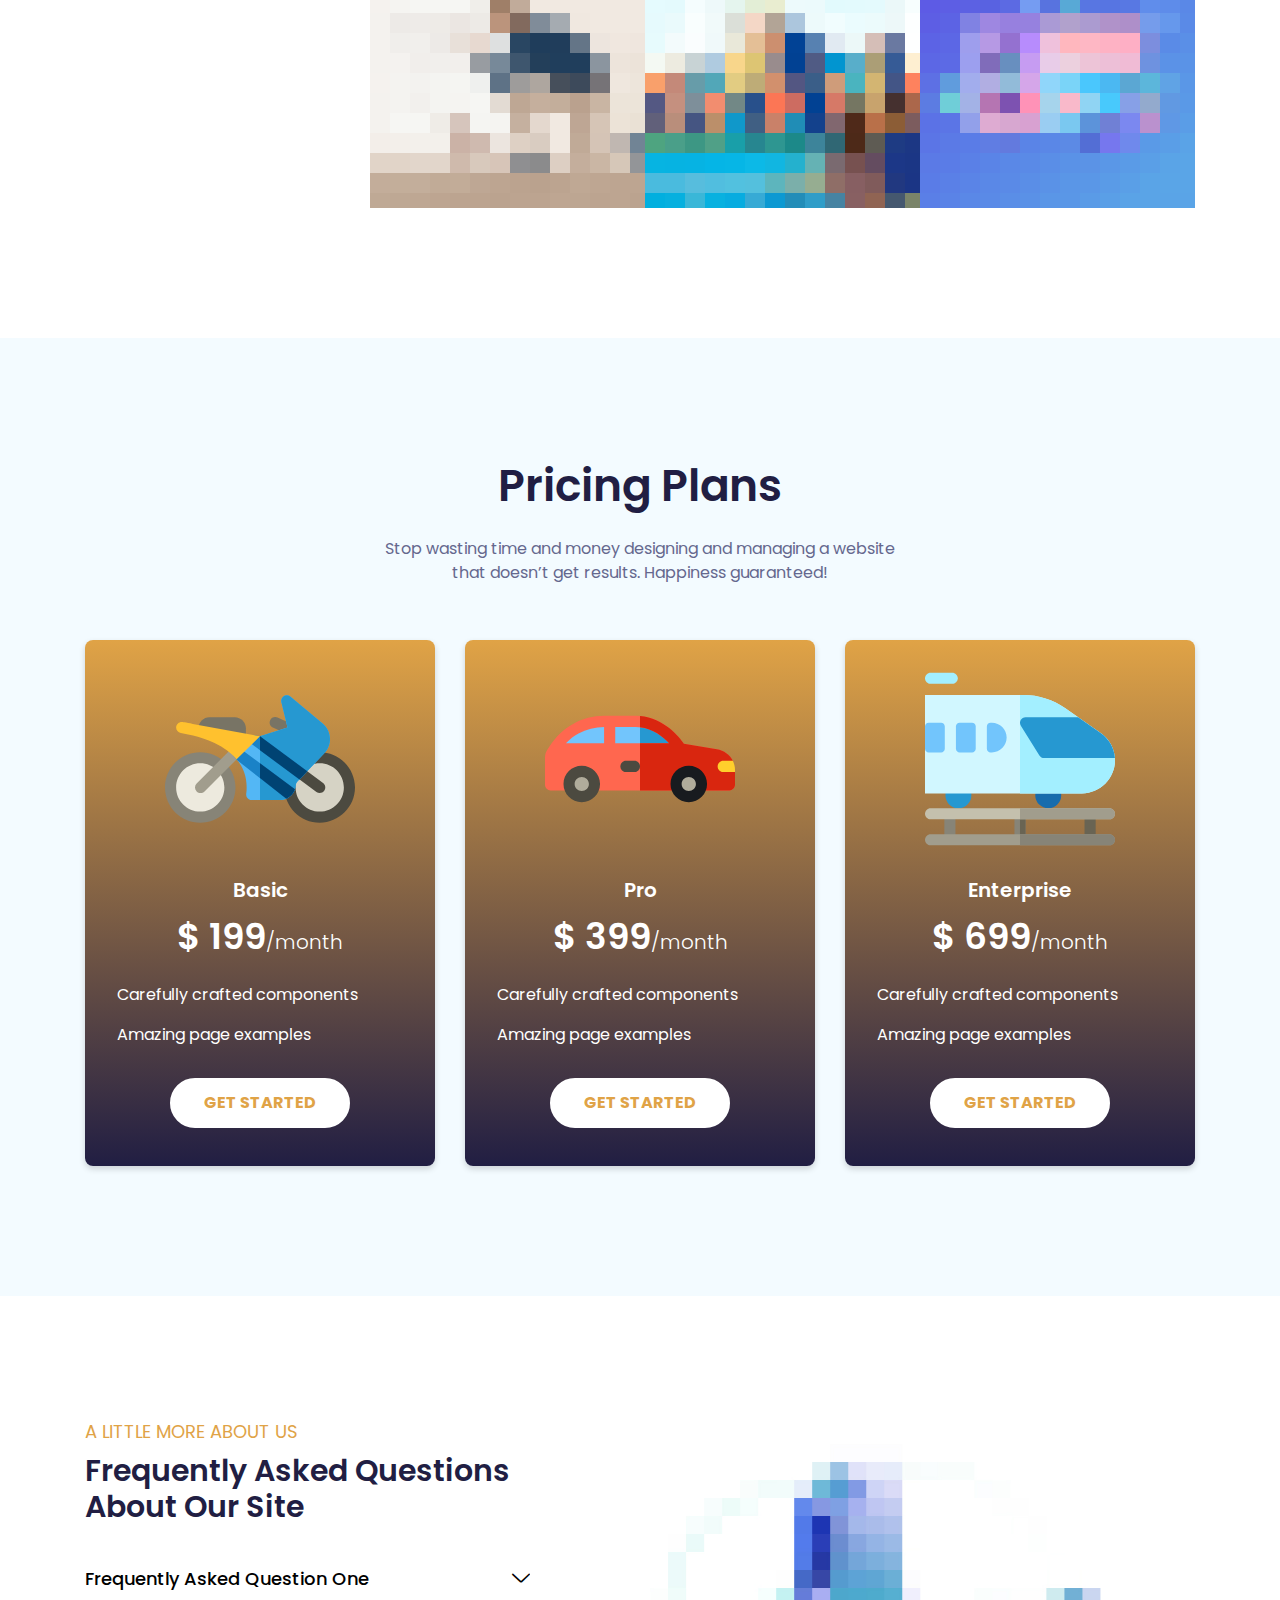
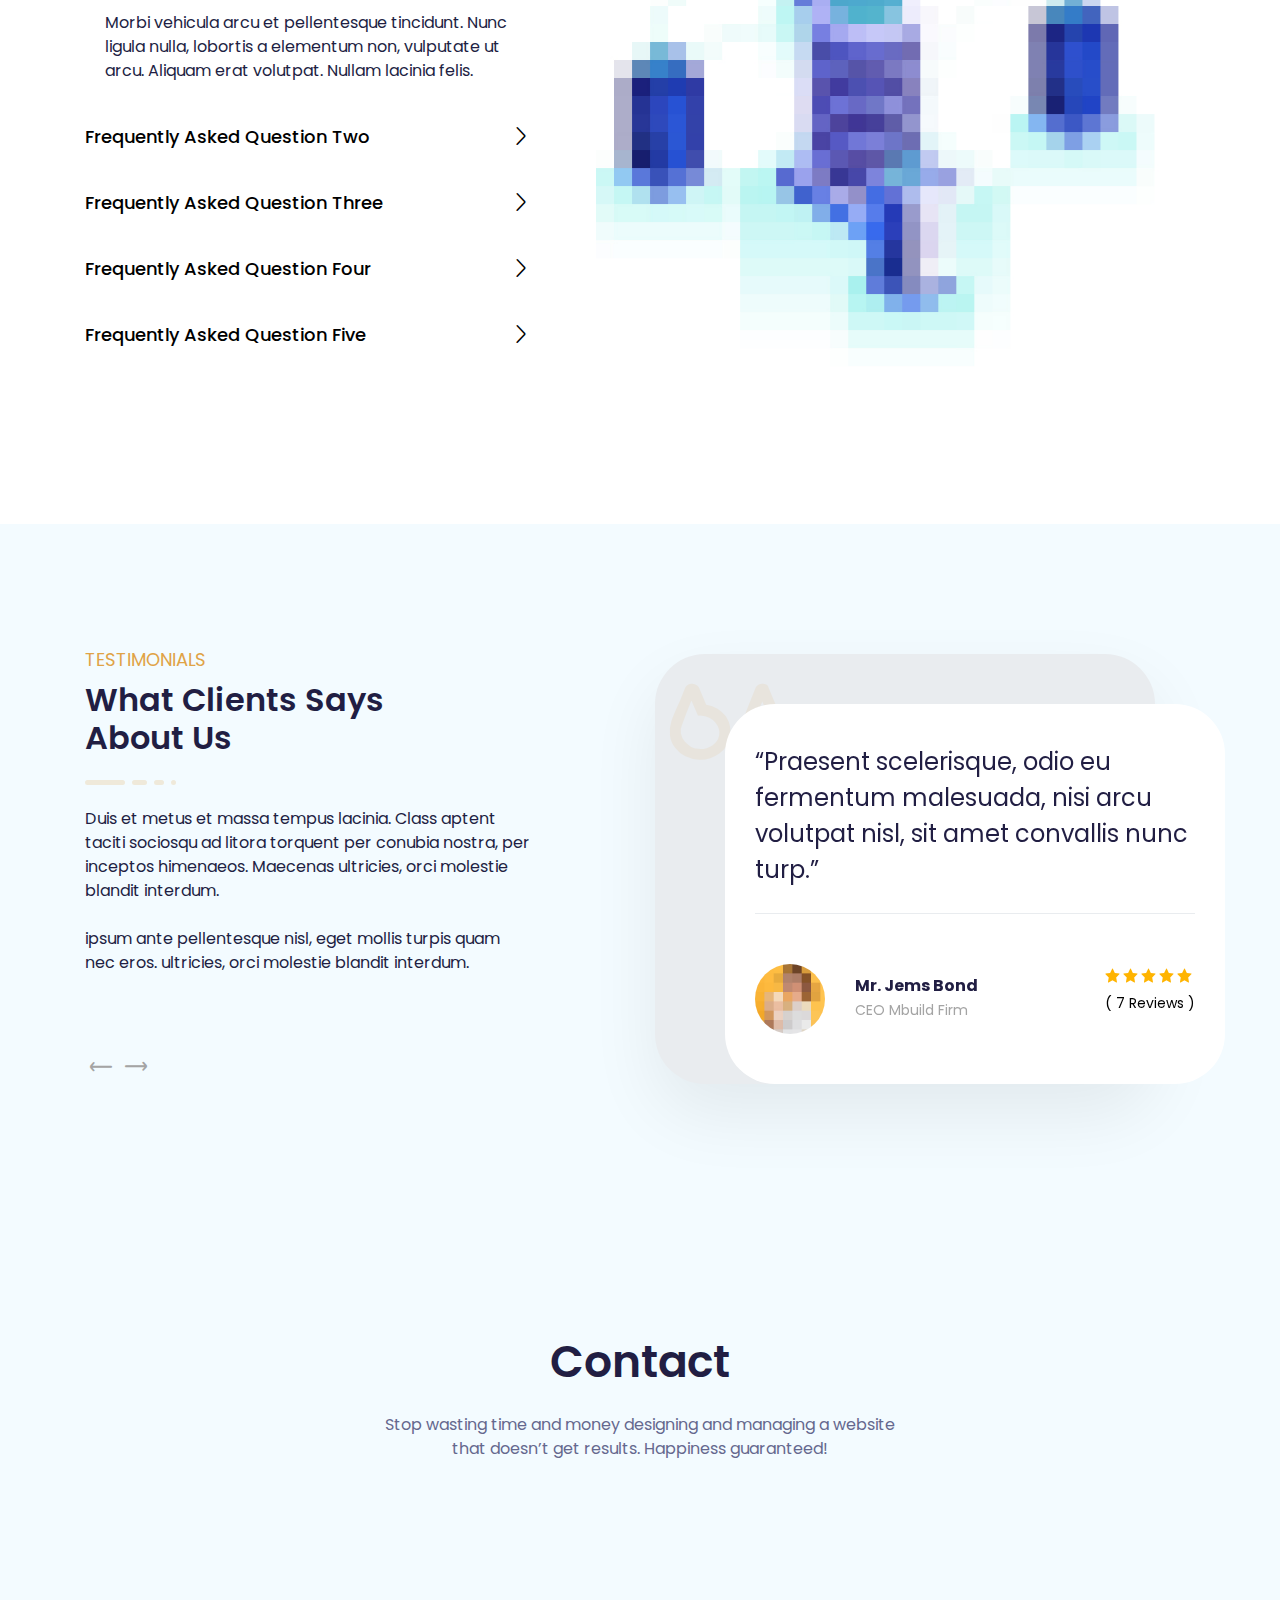
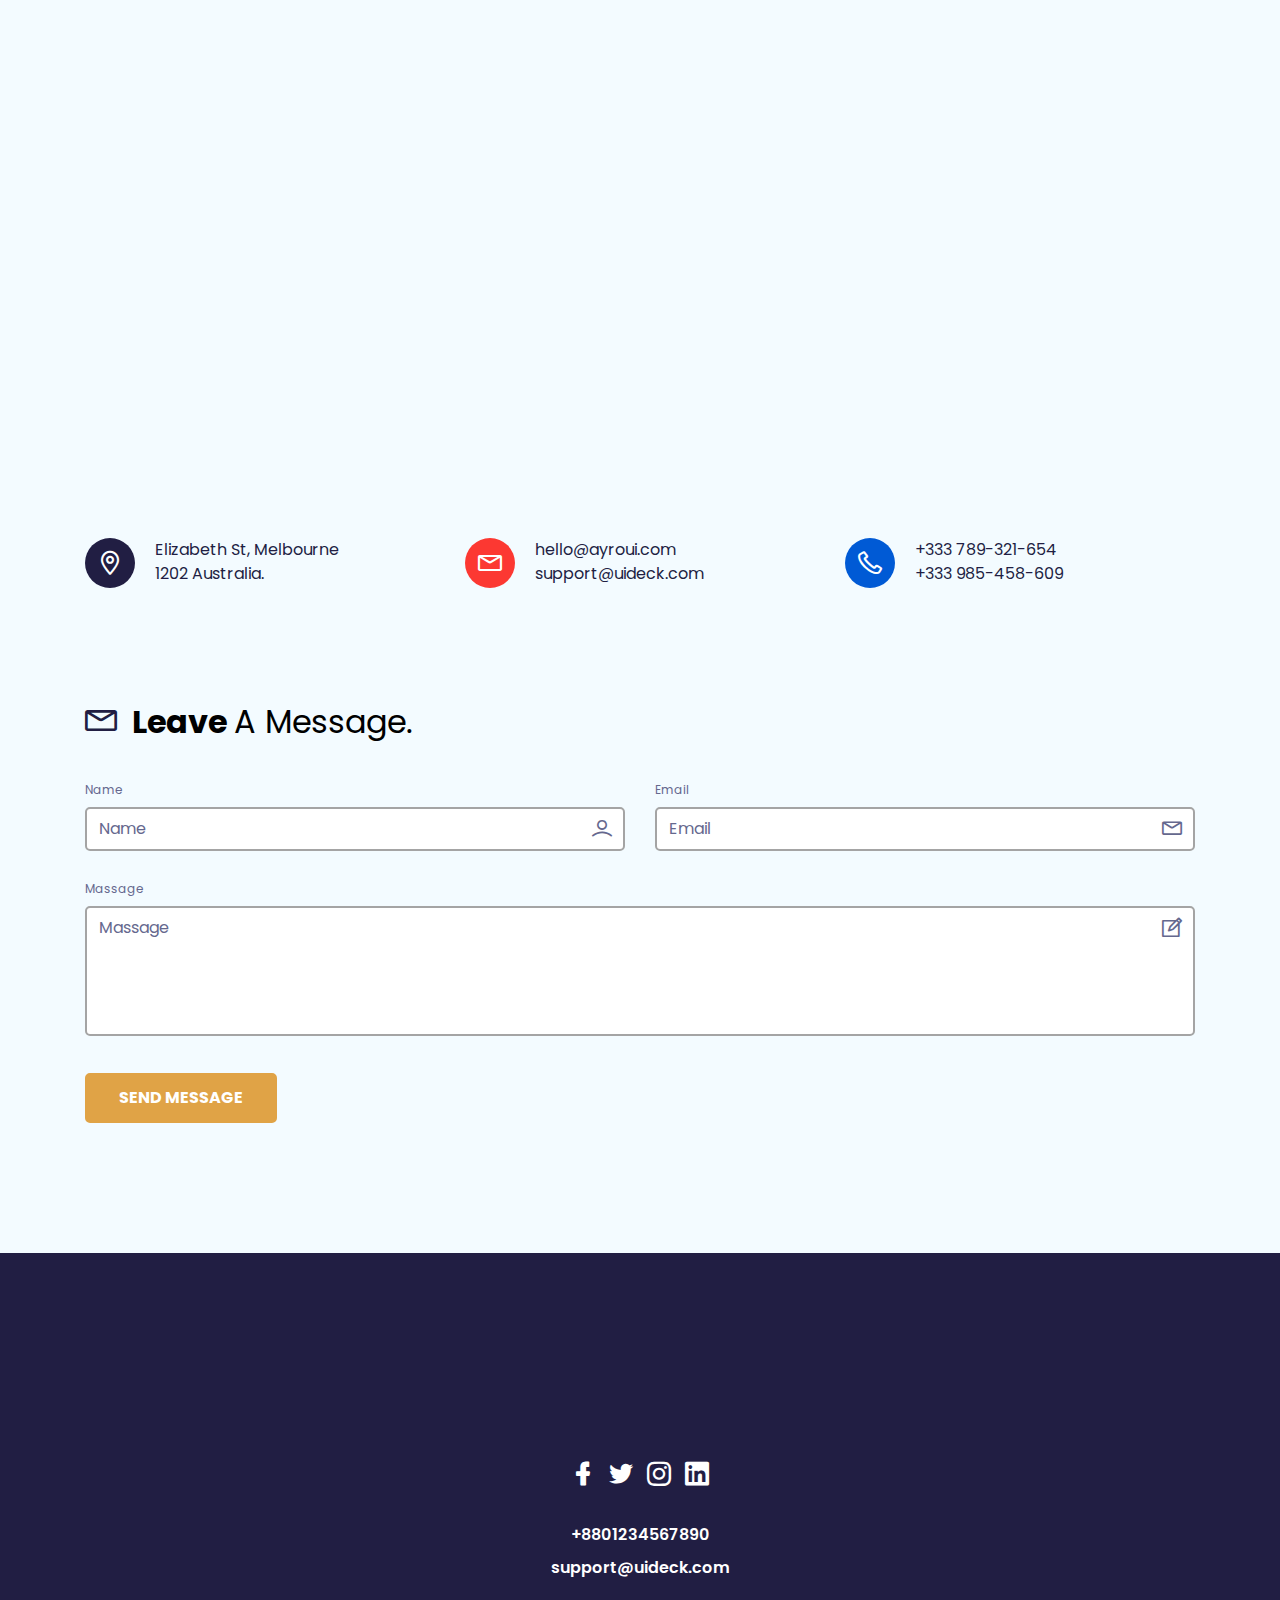
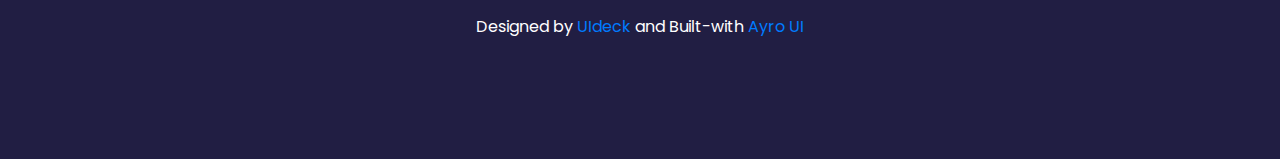
<file: backup.html>
<!doctype html>
<html class="no-js" lang="en">

<head>
    <meta charset="utf-8">
    
    <!--====== Title ======-->
    <title>Fire Nuggets</title>
    
    <meta name="description" content="">
    <meta name="viewport" content="width=device-width, initial-scale=1">

    <!--====== Favicon Icon ======-->
    <link rel="shortcut icon" href="assets/images/favicon.png" type="image/png">
        
    <!--====== Magnific Popup CSS ======-->
    <link rel="stylesheet" href="assets/css/magnific-popup.css">
        
    <!--====== Slick CSS ======-->
    <link rel="stylesheet" href="assets/css/slick.css">
        
    <!--====== Line Icons CSS ======-->
    <link rel="stylesheet" href="assets/css/LineIcons.css">
        
    <!--====== Bootstrap CSS ======-->
    <link rel="stylesheet" href="assets/css/bootstrap.min.css">
    
    <!--====== Default CSS ======-->
    <link rel="stylesheet" href="assets/css/default.css">
    
    <!--====== Style CSS ======-->
    <link rel="stylesheet" href="assets/css/style.css">
    
</head>

<body>
    <!--[if IE]>
    <p class="browserupgrade">You are using an <strong>outdated</strong> browser. Please <a href="https://browsehappy.com/">upgrade your browser</a> to improve your experience and security.</p>
  <![endif]-->
   
    <!--====== PRELOADER PART START ======-->

    <div class="preloader">
        <div class="loader">
            <div class="ytp-spinner">
                <div class="ytp-spinner-container">
                    <div class="ytp-spinner-rotator">
                        <div class="ytp-spinner-left">
                            <div class="ytp-spinner-circle"></div>
                        </div>
                        <div class="ytp-spinner-right">
                            <div class="ytp-spinner-circle"></div>
                        </div>
                    </div>
                </div>
            </div>
        </div>
    </div>

    <!--====== PRELOADER PART ENDS ======-->
    
    <!--====== NAVBAR TWO PART START ======-->

    <section class="navbar-area">
        <div class="container">
            <div class="row">
                <div class="col-lg-12">
                    <nav class="navbar navbar-expand-lg">
                       
                        <a class="navbar-brand" href="#">
                            <img src="assets/images/logo.svg" alt="Logo">
                        </a>
                        
                        <button class="navbar-toggler" type="button" data-toggle="collapse" data-target="#navbarTwo" aria-controls="navbarTwo" aria-expanded="false" aria-label="Toggle navigation">
                            <span class="toggler-icon"></span>
                            <span class="toggler-icon"></span>
                            <span class="toggler-icon"></span>
                        </button>

                        <div class="collapse navbar-collapse sub-menu-bar" id="navbarTwo">
                            <ul class="navbar-nav m-auto">
                                <li class="nav-item active"><a class="page-scroll" href="#home">home</a></li>
                                <li class="nav-item"><a class="page-scroll" href="#team">Team</a></li>
                                <li class="nav-item"><a class="page-scroll" href="#services">Services</a></li>
                                <li class="nav-item"><a class="page-scroll" href="#portfolio">Portfolio</a></li>
                                <li class="nav-item"><a class="page-scroll" href="#pricing">Pricing</a></li>
                                <li class="nav-item"><a class="page-scroll" href="#about">About</a></li>
                                <li class="nav-item"><a class="page-scroll" href="#contact">Contact</a></li>
                            </ul>
                        </div>
                        
                        <div class="navbar-btn d-none d-sm-inline-block">
                            <ul>
                                <li><a class="solid" href="#">Download</a></li>
                            </ul>
                        </div>
                    </nav> <!-- navbar -->
                </div>
            </div> <!-- row -->
        </div> <!-- container -->
    </section>

    <!--====== NAVBAR TWO PART ENDS ======-->
    
    <!--====== SLIDER PART START ======-->

    <section id="home" class="slider_area">
        <div id="carouselThree" class="carousel slide" data-ride="carousel">
            <ol class="carousel-indicators">
                <li data-target="#carouselThree" data-slide-to="0" class="active"></li>
                <li data-target="#carouselThree" data-slide-to="1"></li>
                <li data-target="#carouselThree" data-slide-to="2"></li>
            </ol>

            <div class="carousel-inner">
                <div class="carousel-item active">
                    <div class="container">
                        <div class="row">
                            <div class="col-lg-6">
                                <div class="slider-content">
                                    <h1 class="title">Business is Now Digital</h1>
                                    <p class="text">We blend insights and strategy to create digital products for forward-thinking organisations.</p>
                                    <ul class="slider-btn rounded-buttons">
                                        <li><a class="main-btn rounded-one" href="#">GET STARTED</a></li>
                                        <li><a class="main-btn rounded-two" href="#">DOWNLOAD</a></li>
                                    </ul>
                                </div>
                            </div>
                        </div> <!-- row -->
                    </div> <!-- container -->
                    <div class="slider-image-box d-none d-lg-flex align-items-end">
                        <div class="slider-image">
                            <img src="assets/images/slider/1.png" alt="Hero">
                        </div> <!-- slider-imgae -->
                    </div> <!-- slider-imgae box -->
                </div> <!-- carousel-item -->

                <div class="carousel-item">
                    <div class="container">
                        <div class="row">
                            <div class="col-lg-6">
                                <div class="slider-content">
                                    <h1 class="title">Crafted for Business</h1>
                                    <p class="text">We blend insights and strategy to create digital products for forward-thinking organisations.</p>
                                    <ul class="slider-btn rounded-buttons">
                                        <li><a class="main-btn rounded-one" href="#">GET STARTED</a></li>
                                        <li><a class="main-btn rounded-two" href="#">DOWNLOAD</a></li>
                                    </ul>
                                </div> <!-- slider-content -->
                            </div>
                        </div> <!-- row -->
                    </div> <!-- container -->
                    <div class="slider-image-box d-none d-lg-flex align-items-end">
                        <div class="slider-image">
                            <img src="assets/images/slider/2.png" alt="Hero">
                        </div> <!-- slider-imgae -->
                    </div> <!-- slider-imgae box -->
                </div> <!-- carousel-item -->

                <div class="carousel-item">
                    <div class="container">
                        <div class="row">
                            <div class="col-lg-6">
                                <div class="slider-content">
                                    <h1 class="title">Based on Bootstrap 4</h1>
                                    <p class="text">We blend insights and strategy to create digital products for forward-thinking organisations.</p>
                                    <ul class="slider-btn rounded-buttons">
                                        <li><a class="main-btn rounded-one" href="#">GET STARTED</a></li>
                                        <li><a class="main-btn rounded-two" href="#">DOWNLOAD</a></li>
                                    </ul>
                                </div> <!-- slider-content -->
                            </div>
                        </div> <!-- row -->
                    </div> <!-- container -->
                    <div class="slider-image-box d-none d-lg-flex align-items-end">
                        <div class="slider-image">
                            <img src="assets/images/slider/3.png" alt="Hero">
                        </div> <!-- slider-imgae -->
                    </div> <!-- slider-imgae box -->
                </div> <!-- carousel-item -->
            </div>

            <a class="carousel-control-prev" href="#carouselThree" role="button" data-slide="prev">
                <i class="lni lni-arrow-left"></i>
            </a>
            <a class="carousel-control-next" href="#carouselThree" role="button" data-slide="next">
                <i class="lni lni-arrow-right"></i>
            </a>
        </div>
    </section>

    <!--====== SLIDER PART ENDS ======-->

    <!--====== TEAM START ======-->

    <section id="team" class="team-area pt-120 pb-130">
        <div class="container">
            <div class="row justify-content-center">
                <div class="col-lg-6 col-md-10">
                    <div class="section-title text-center pb-30">
                        <h3 class="title">Meet The Nuggets</h3>
                        <p class="text">Samen vormen wij team Fire Nuggets. Elke Nugget heeft zo zijn eigen sausje van kwaliteiten wat ons team 'on fire' maakt.</p>
                    </div> <!-- section title -->
                </div>
            </div> <!-- row -->
            <div class="row">
                <div class="col-lg-3 col-sm-6">
                    <div class="team-style-eleven text-center mt-30 wow fadeIn" data-wow-duration="1s" data-wow-delay="0s">
                        <div class="team-image">
                            <img src="assets/images/gillyenne.jpg" alt="Team">
                        </div>
                        <div class="team-content">
                            <div class="team-social">
                                <ul class="social">
                                    <li><a href="mailto:0925500@hr.nl" title="Mail Gillyenne">0925500@hr.nl</a></li>
                                </ul>
                            </div>
                            <h4 class="team-name"><a href="#">Gillyenne Tjin A Kiem</a></h4>
                            <span class="sub-title">CMD</span>
                        </div>
                    </div> <!-- single team -->
                </div>
                <div class="col-lg-3 col-sm-6">
                    <div class="team-style-eleven text-center mt-30 wow fadeIn" data-wow-duration="1s" data-wow-delay="0s">
                        <div class="team-image">
                            <img src="assets/images/maurice.jpg" alt="Team">
                        </div>
                        <div class="team-content">
                            <div class="team-social">
                                <ul class="social">
                                    <li><a href="mailto:0972331@hr.nl" title="Mail Maurice">0972331@hr.nl</a></li>
                                </ul>
                            </div>
                            <h4 class="team-name"><a href="#">Maurice Brockhus</a></h4>
                            <span class="sub-title">CMD</span>
                        </div>
                    </div> <!-- single team -->
                </div>
                <div class="col-lg-3 col-sm-6">
                    <div class="team-style-eleven text-center mt-30 wow fadeIn" data-wow-duration="1s" data-wow-delay="0s">
                        <div class="team-image">
                            <img src="assets/images/myrthe.jpg" alt="Team">
                        </div>
                        <div class="team-content">
                            <div class="team-social">
                                <ul class="social">
                                    <li><a href="mailto:0965557@hr.nl" title="Mail Myrthe">0965557@hr.nl</a></li>
                                </ul>
                            </div>
                            <h4 class="team-name"><a href="#">Myrthe van Eijk</a></h4>
                            <span class="sub-title">CMGT</span>
                        </div>
                    </div> <!-- single team -->
                </div>
                <div class="col-lg-3 col-sm-6">
                    <div class="team-style-eleven text-center mt-30 wow fadeIn" data-wow-duration="1s" data-wow-delay="0s">
                        <div class="team-image">
                            <img src="assets/images/yorick.jpg" alt="Team">
                        </div>
                        <div class="team-content">
                            <div class="team-social">
                                <ul class="social">
                                    <li><a href="mailto:0967354@hr.nl" title="Mail Yorick">0967354@hr.nl</a></li>
                                </ul>
                            </div>
                            <h4 class="team-name"><a href="#">Yorick Van de Venne</a></h4>
                            <span class="sub-title">CMGT</span>
                        </div>
                    </div> <!-- single team -->
                </div>
                
                
            </div> <!-- row -->
        </div> <!-- container -->
    </section>

    <!--====== TEAM  ENDS ======-->
    
    <!--====== FEATRES TWO PART START ======-->

    <section id="services" class="features-area">
        <div class="container">
            <div class="row justify-content-center">
                <div class="col-lg-6 col-md-10">
                    <div class="section-title text-center pb-10">
                        <h3 class="title">Our Services</h3>
                        <p class="text">Stop wasting time and money designing and managing a website that doesn’t get results. Happiness guaranteed!</p>
                    </div> <!-- row -->
                </div>
            </div> <!-- row -->
            <div class="row justify-content-center">
                <div class="col-lg-4 col-md-7 col-sm-9">
                    <div class="single-features mt-40">
                        <div class="features-title-icon d-flex justify-content-between">
                            <h4 class="features-title"><a href="#">Graphics Design</a></h4>
                            <div class="features-icon">
                                <i class="lni lni-brush"></i>
                                <img class="shape" src="assets/images/f-shape-1.svg" alt="Shape">
                            </div>
                        </div>
                        <div class="features-content">
                            <p class="text">Short description for the ones who look for something new. Short description for the ones who look for something new.</p>
                            <a class="features-btn" href="#">LEARN MORE</a>
                        </div>
                    </div> <!-- single features -->
                </div>
                <div class="col-lg-4 col-md-7 col-sm-9">
                    <div class="single-features mt-40">
                        <div class="features-title-icon d-flex justify-content-between">
                            <h4 class="features-title"><a href="#">Website Design</a></h4>
                            <div class="features-icon">
                                <i class="lni lni-layout"></i>
                                <img class="shape" src="assets/images/f-shape-1.svg" alt="Shape">
                            </div>
                        </div>
                        <div class="features-content">
                            <p class="text">Short description for the ones who look for something new. Short description for the ones who look for something new.</p>
                            <a class="features-btn" href="#">LEARN MORE</a>
                        </div>
                    </div> <!-- single features -->
                </div>
                <div class="col-lg-4 col-md-7 col-sm-9">
                    <div class="single-features mt-40">
                        <div class="features-title-icon d-flex justify-content-between">
                            <h4 class="features-title"><a href="#">Digital Marketing</a></h4>
                            <div class="features-icon">
                                <i class="lni lni-bolt"></i>
                                <img class="shape" src="assets/images/f-shape-1.svg" alt="Shape">
                            </div>
                        </div>
                        <div class="features-content">
                            <p class="text">Short description for the ones who look for something new. Short description for the ones who look for something new.</p>
                            <a class="features-btn" href="#">LEARN MORE</a>
                        </div>
                    </div> <!-- single features -->
                </div>
            </div> <!-- row -->
        </div> <!-- container -->
    </section>

    <!--====== FEATRES TWO PART ENDS ======-->
    
    <!--====== PORTFOLIO PART START ======-->

    <section id="portfolio" class="portfolio-area portfolio-four pb-100">
        <div class="container">
            <div class="row justify-content-center">
                <div class="col-lg-6 col-md-10">
                    <div class="section-title text-center pb-10">
                        <h3 class="title">Featured Works</h3>
                        <p class="text">Stop wasting time and money designing and managing a website that doesn’t get results. Happiness guaranteed!</p>
                    </div> <!-- section title -->
                </div>
            </div> <!-- row -->
            <div class="row">
                <div class="col-lg-3 col-md-3">
                    <div class="portfolio-menu text-center mt-50">
                        <ul>
                            <li data-filter="*" class="active">ALL WORK</li>
                            <li data-filter=".branding-4">BRANDING</li>
                            <li data-filter=".marketing-4">MARKETING</li>
                            <li data-filter=".planning-4">PLANNING</li>
                            <li data-filter=".research-4">RESEARCH</li>
                        </ul>
                    </div> <!-- portfolio menu -->
                </div>
                <div class="col-lg-9 col-md-9">
                    <div class="row no-gutters grid mt-50">
                        <div class="col-lg-4 col-sm-6 branding-4 planning-4">
                            <div class="single-portfolio">
                                <div class="portfolio-image">
                                    <img src="assets/images/portfolio/1.png" alt="">
                                    <div class="portfolio-overlay d-flex align-items-center justify-content-center">
                                        <div class="portfolio-content">
                                            <div class="portfolio-icon">
                                                <a class="image-popup" href="assets/images/portfolio/1.png"><i class="lni lni-zoom-in"></i></a>
                                                <img src="assets/images/portfolio/shape.svg" alt="shape" class="shape">
                                            </div>
                                            <div class="portfolio-icon">
                                                <a href="#"><i class="lni lni-link"></i></a>
                                                <img src="assets/images/portfolio/shape.svg" alt="shape" class="shape">
                                            </div>
                                        </div>
                                    </div>
                                </div>
                            </div> <!-- single portfolio -->
                        </div>
                        <div class="col-lg-4 col-sm-6 marketing-4 research-4">
                            <div class="single-portfolio">
                                <div class="portfolio-image">
                                    <img src="assets/images/portfolio/2.png" alt="">
                                    <div class="portfolio-overlay d-flex align-items-center justify-content-center">
                                        <div class="portfolio-content">
                                            <div class="portfolio-icon">
                                                <a class="image-popup" href="assets/images/portfolio/2.png"><i class="lni lni-zoom-in"></i></a>
                                                <img src="assets/images/portfolio/shape.svg" alt="shape" class="shape">
                                            </div>
                                            <div class="portfolio-icon">
                                                <a href="#"><i class="lni lni-link"></i></a>
                                                <img src="assets/images/portfolio/shape.svg" alt="shape" class="shape">
                                            </div>
                                        </div>
                                    </div>
                                </div>
                            </div> <!-- single portfolio -->
                        </div>
                        <div class="col-lg-4 col-sm-6 branding-4 marketing-4">
                            <div class="single-portfolio">
                                <div class="portfolio-image">
                                    <img src="assets/images/portfolio/3.png" alt="">
                                    <div class="portfolio-overlay d-flex align-items-center justify-content-center">
                                        <div class="portfolio-content">
                                            <div class="portfolio-icon">
                                                <a class="image-popup" href="assets/images/portfolio/3.png"><i class="lni lni-zoom-in"></i></a>
                                                <img src="assets/images/portfolio/shape.svg" alt="shape" class="shape">
                                            </div>
                                            <div class="portfolio-icon">
                                                <a href="#"><i class="lni lni-link"></i></a>
                                                <img src="assets/images/portfolio/shape.svg" alt="shape" class="shape">
                                            </div>
                                        </div>
                                    </div>
                                </div>
                            </div> <!-- single portfolio -->
                        </div>
                        <div class="col-lg-4 col-sm-6 planning-4 research-4">
                            <div class="single-portfolio">
                                <div class="portfolio-image">
                                    <img src="assets/images/portfolio/4.png" alt="">
                                    <div class="portfolio-overlay d-flex align-items-center justify-content-center">
                                        <div class="portfolio-content">
                                            <div class="portfolio-icon">
                                                <a class="image-popup" href="assets/images/portfolio/4.png"><i class="lni lni-zoom-in"></i></a>
                                                <img src="assets/images/portfolio/shape.svg" alt="shape" class="shape">
                                            </div>
                                            <div class="portfolio-icon">
                                                <a href="#"><i class="lni lni-link"></i></a>
                                                <img src="assets/images/portfolio/shape.svg" alt="shape" class="shape">
                                            </div>
                                        </div>
                                    </div>
                                </div>
                            </div> <!-- single portfolio -->
                        </div>
                        <div class="col-lg-4 col-sm-6 marketing-4">
                            <div class="single-portfolio">
                                <div class="portfolio-image">
                                    <img src="assets/images/portfolio/5.png" alt="">
                                    <div class="portfolio-overlay d-flex align-items-center justify-content-center">
                                        <div class="portfolio-content">
                                            <div class="portfolio-icon">
                                                <a class="image-popup" href="assets/images/portfolio/5.png"><i class="lni lni-zoom-in"></i></a>
                                                <img src="assets/images/portfolio/shape.svg" alt="shape" class="shape">
                                            </div>
                                            <div class="portfolio-icon">
                                                <a href="#"><i class="lni lni-link"></i></a>
                                                <img src="assets/images/portfolio/shape.svg" alt="shape" class="shape">
                                            </div>
                                        </div>
                                    </div>
                                </div>
                            </div> <!-- single portfolio -->
                        </div>
                        <div class="col-lg-4 col-sm-6 planning-4">
                            <div class="single-portfolio">
                                <div class="portfolio-image">
                                    <img src="assets/images/portfolio/6.png" alt="">
                                    <div class="portfolio-overlay d-flex align-items-center justify-content-center">
                                        <div class="portfolio-content">
                                            <div class="portfolio-icon">
                                                <a class="image-popup" href="assets/images/portfolio/6.png"><i class="lni lni-zoom-in"></i></a>
                                                <img src="assets/images/portfolio/shape.svg" alt="shape" class="shape">
                                            </div>
                                            <div class="portfolio-icon">
                                                <a href="#"><i class="lni lni-link"></i></a>
                                                <img src="assets/images/portfolio/shape.svg" alt="shape" class="shape">
                                            </div>
                                        </div>
                                    </div>
                                </div>
                            </div> <!-- single portfolio -->
                        </div>
                        <div class="col-lg-4 col-sm-6 research-4">
                            <div class="single-portfolio">
                                <div class="portfolio-image">
                                    <img src="assets/images/portfolio/7.png" alt="">
                                    <div class="portfolio-overlay d-flex align-items-center justify-content-center">
                                        <div class="portfolio-content">
                                            <div class="portfolio-icon">
                                                <a class="image-popup" href="assets/images/portfolio/7.png"><i class="lni lni-zoom-in"></i></a>
                                                <img src="assets/images/portfolio/shape.svg" alt="shape" class="shape">
                                            </div>
                                            <div class="portfolio-icon">
                                                <a href="#"><i class="lni lni-link"></i></a>
                                                <img src="assets/images/portfolio/shape.svg" alt="shape" class="shape">
                                            </div>
                                        </div>
                                    </div>
                                </div>
                            </div> <!-- single portfolio -->
                        </div>
                        <div class="col-lg-4 col-sm-6 branding-4 planning-4">
                            <div class="single-portfolio">
                                <div class="portfolio-image">
                                    <img src="assets/images/portfolio/8.png" alt="">
                                    <div class="portfolio-overlay d-flex align-items-center justify-content-center">
                                        <div class="portfolio-content">
                                            <div class="portfolio-icon">
                                                <a class="image-popup" href="assets/images/portfolio/8.png"><i class="lni lni-zoom-in"></i></a>
                                                <img src="assets/images/portfolio/shape.svg" alt="shape" class="shape">
                                            </div>
                                            <div class="portfolio-icon">
                                                <a href="#"><i class="lni lni-link"></i></a>
                                                <img src="assets/images/portfolio/shape.svg" alt="shape" class="shape">
                                            </div>
                                        </div>
                                    </div>
                                </div>
                            </div> <!-- single portfolio -->
                        </div>
                        <div class="col-lg-4 col-sm-6 marketing-4">
                            <div class="single-portfolio">
                                <div class="portfolio-image">
                                    <img src="assets/images/portfolio/9.png" alt="">
                                    <div class="portfolio-overlay d-flex align-items-center justify-content-center">
                                        <div class="portfolio-content">
                                            <div class="portfolio-icon">
                                                <a class="image-popup" href="assets/images/portfolio/9.png"><i class="lni lni-zoom-in"></i></a>
                                                <img src="assets/images/portfolio/shape.svg" alt="shape" class="shape">
                                            </div>
                                            <div class="portfolio-icon">
                                                <a href="#"><i class="lni lni-link"></i></a>
                                                <img src="assets/images/portfolio/shape.svg" alt="shape" class="shape">
                                            </div>
                                        </div>
                                    </div>
                                </div>
                            </div> <!-- single portfolio -->
                        </div>
                    </div> <!-- row -->
                </div>
            </div> <!-- row -->
        </div> <!-- container -->
    </section>

    <!--====== PORTFOLIO PART ENDS ======-->
    
    <!--====== PRINICNG START ======-->

    <section id="pricing" class="pricing-area ">
        <div class="container">
            <div class="row justify-content-center">
                <div class="col-lg-6 col-md-10">
                    <div class="section-title text-center pb-25">
                        <h3 class="title">Pricing Plans</h3>
                        <p class="text">Stop wasting time and money designing and managing a website that doesn’t get results. Happiness guaranteed!</p>
                    </div> <!-- section title -->
                </div>
            </div> <!-- row -->
            <div class="row justify-content-center">
                <div class="col-lg-4 col-md-7 col-sm-9">
                    <div class="pricing-style mt-30">
                        <div class="pricing-icon text-center">
                            <img src="assets/images/basic.svg" alt="">
                        </div>
                        <div class="pricing-header text-center">
                            <h5 class="sub-title">Basic</h5>
                            <p class="month"><span class="price">$ 199</span>/month</p>
                        </div>
                        <div class="pricing-list">
                            <ul>
                                <li><i class="lni lni-check-mark-circle"></i> Carefully crafted components</li>
                                <li><i class="lni lni-check-mark-circle"></i> Amazing page examples</li>
                            </ul>
                        </div>
                        <div class="pricing-btn rounded-buttons text-center">
                            <a class="main-btn rounded-one" href="#">GET STARTED</a>
                        </div>    
                    </div> <!-- pricing style one -->
                </div>
                
                <div class="col-lg-4 col-md-7 col-sm-9">
                    <div class="pricing-style mt-30">
                        <div class="pricing-icon text-center">
                            <img src="assets/images/pro.svg" alt="">
                        </div>
                        <div class="pricing-header text-center">
                            <h5 class="sub-title">Pro</h5>
                            <p class="month"><span class="price">$ 399</span>/month</p>
                        </div>
                        <div class="pricing-list">
                            <ul>
                                <li><i class="lni lni-check-mark-circle"></i> Carefully crafted components</li>
                                <li><i class="lni lni-check-mark-circle"></i> Amazing page examples</li>
                            </ul>
                        </div>
                        <div class="pricing-btn rounded-buttons text-center">
                            <a class="main-btn rounded-one" href="#">GET STARTED</a>
                        </div>
                    </div> <!-- pricing style one -->
                </div>
                
                <div class="col-lg-4 col-md-7 col-sm-9">
                    <div class="pricing-style mt-30">
                        <div class="pricing-icon text-center">
                            <img src="assets/images/enterprise.svg" alt="">
                        </div>
                        <div class="pricing-header text-center">
                            <h5 class="sub-title">Enterprise</h5>
                            <p class="month"><span class="price">$ 699</span>/month</p>
                        </div>
                        <div class="pricing-list">
                            <ul>
                                <li><i class="lni lni-check-mark-circle"></i> Carefully crafted components</li>
                                <li><i class="lni lni-check-mark-circle"></i> Amazing page examples</li>
                            </ul>
                        </div>
                        <div class="pricing-btn rounded-buttons text-center">
                            <a class="main-btn rounded-one" href="#">GET STARTED</a>
                        </div>
                    </div> <!-- pricing style one -->
                </div>
            </div> <!-- row -->
        </div> <!-- container -->
    </section>

    <!--====== PRINICNG ENDS ======-->
    
    <!--====== ABOUT PART START ======-->

    <section id="about" class="about-area">
        <div class="container">
            <div class="row">
                <div class="col-lg-5">
                    <div class="faq-content mt-45">
                        <div class="about-title">
                            <h6 class="sub-title">A Little More About Us</h6>
                            <h4 class="title">Frequently Asked Questions <br> About Our Site</h4>
                        </div> <!-- faq title -->
                        <div class="about-accordion">
                            <div class="accordion" id="accordionExample">
                                <div class="card">
                                    <div class="card-header" id="headingOne">
                                        <a href="#" data-toggle="collapse" data-target="#collapseOne" aria-expanded="true" aria-controls="collapseOne">Frequently Asked Question One</a>
                                    </div>

                                    <div id="collapseOne" class="collapse show" aria-labelledby="headingOne" data-parent="#accordionExample">
                                        <div class="card-body">
                                            <p class="text">Morbi vehicula arcu et pellentesque tincidunt. Nunc ligula nulla, lobortis a elementum non, vulputate ut arcu. Aliquam erat volutpat. Nullam lacinia felis.</p>
                                        </div>
                                    </div> 
                                </div> <!-- card -->
                                <div class="card">
                                    <div class="card-header" id="headingTwo">
                                        <a href="#" class="collapsed" data-toggle="collapse" data-target="#collapseTwo" aria-expanded="false" aria-controls="collapseTwo">Frequently Asked Question Two</a>
                                    </div>
                                    <div id="collapseTwo" class="collapse" aria-labelledby="headingTwo" data-parent="#accordionExample">
                                        <div class="card-body">
                                            <p class="text">Morbi vehicula arcu et pellentesque tincidunt. Nunc ligula nulla, lobortis a elementum non, vulputate ut arcu. Aliquam erat volutpat. Nullam lacinia felis.</p>
                                        </div>
                                    </div>
                                </div> <!-- card -->
                                <div class="card">
                                    <div class="card-header" id="headingThree">
                                        <a href="#" class="collapsed" data-toggle="collapse" data-target="#collapseThree" aria-expanded="false" aria-controls="collapseThree">Frequently Asked Question Three</a>
                                    </div>
                                    <div id="collapseThree" class="collapse" aria-labelledby="headingThree" data-parent="#accordionExample">
                                        <div class="card-body">
                                            <p class="text">Morbi vehicula arcu et pellentesque tincidunt. Nunc ligula nulla, lobortis a elementum non, vulputate ut arcu. Aliquam erat volutpat. Nullam lacinia felis.</p>
                                        </div>
                                    </div>
                                </div> <!-- card -->
                                <div class="card">
                                    <div class="card-header" id="headingFore">
                                        <a href="#" class="collapsed" data-toggle="collapse" data-target="#collapseFore" aria-expanded="false" aria-controls="collapseFore">Frequently Asked Question Four</a>
                                    </div>
                                    <div id="collapseFore" class="collapse" aria-labelledby="headingFore" data-parent="#accordionExample">
                                        <div class="card-body">
                                            <p class="text">Morbi vehicula arcu et pellentesque tincidunt. Nunc ligula nulla, lobortis a elementum non, vulputate ut arcu. Aliquam erat volutpat. Nullam lacinia felis.</p>
                                        </div>
                                    </div>
                                </div> <!-- card -->
                                <div class="card">
                                    <div class="card-header" id="headingFive">
                                        <a href="#" class="collapsed" data-toggle="collapse" data-target="#collapseFive" aria-expanded="false" aria-controls="collapseFive">Frequently Asked Question Five</a>
                                    </div>
                                    <div id="collapseFive" class="collapse" aria-labelledby="headingFive" data-parent="#accordionExample">
                                        <div class="card-body">
                                            <p class="text">Morbi vehicula arcu et pellentesque tincidunt. Nunc ligula nulla, lobortis a elementum non, vulputate ut arcu. Aliquam erat volutpat. Nullam lacinia felis.</p>
                                        </div>
                                    </div>
                                </div> <!-- card -->
                            </div>
                        </div> <!-- faq accordion -->
                    </div> <!-- faq content -->
                </div>
                <div class="col-lg-7">
                    <div class="about-image mt-50">
                        <img src="assets/images/about.jpg" alt="about">
                    </div> <!-- faq image -->
                </div>
            </div> <!-- row -->
        </div> <!-- container -->
    </section>

    <!--====== ABOUT PART ENDS ======-->
    
    <!--====== TESTIMONIAL PART START ======-->

    <section id="testimonial" class="testimonial-area">
        <div class="container">
            <div class="row justify-content-between">
                <div class="col-xl-5 col-lg-6">
                    <div class="testimonial-left-content mt-45">
                        <h6 class="sub-title">Testimonials</h6>
                        <h4 class="title">What Clients Says <br> About Us</h4>
                        <ul class="testimonial-line">
                            <li></li>
                            <li></li>
                            <li></li>
                            <li></li>
                        </ul>
                        <p class="text">Duis et metus et massa tempus lacinia. Class aptent taciti sociosqu ad litora torquent per conubia nostra, per inceptos himenaeos. Maecenas ultricies, orci molestie blandit interdum. <br> <br> ipsum ante pellentesque nisl, eget mollis turpis quam nec eros. ultricies, orci molestie blandit interdum.</p>
                    </div> <!-- testimonial left content -->
                </div>
                <div class="col-lg-6">
                    <div class="testimonial-right-content mt-50">
                        <div class="quota">
                            <i class="lni lni-quotation"></i>
                        </div>
                        <div class="testimonial-content-wrapper testimonial-active">
                            <div class="single-testimonial">
                                <div class="testimonial-text">
                                    <p class="text">“Praesent scelerisque, odio eu fermentum malesuada, nisi arcu volutpat nisl, sit amet convallis nunc turp.”</p>
                                </div>
                                <div class="testimonial-author d-sm-flex justify-content-between">
                                    <div class="author-info d-flex align-items-center">
                                        <div class="author-image">
                                            <img src="assets/images/author-1.jpg" alt="author">
                                        </div>
                                        <div class="author-name media-body">
                                            <h5 class="name">Mr. Jems Bond</h5>
                                            <span class="sub-title">CEO Mbuild Firm</span>
                                        </div>
                                    </div>
                                    <div class="author-review">
                                        <ul class="star">
                                            <li><i class="lni lni-star-filled"></i></li>
                                            <li><i class="lni lni-star-filled"></i></li>
                                            <li><i class="lni lni-star-filled"></i></li>
                                            <li><i class="lni lni-star-filled"></i></li>
                                            <li><i class="lni lni-star-filled"></i></li>
                                        </ul>
                                        <span class="review">( 7 Reviews )</span>
                                    </div>
                                </div>
                            </div> <!-- single testimonial -->
                            <div class="single-testimonial">
                                <div class="testimonial-text">
                                    <p class="text">“Praesent scelerisque, odio eu fermentum malesuada, nisi arcu volutpat nisl, sit amet convallis nunc turp.”</p>
                                </div>
                                <div class="testimonial-author d-sm-flex justify-content-between">
                                    <div class="author-info d-flex align-items-center">
                                        <div class="author-image">
                                                <img src="assets/images/author-2.jpg" alt="author">
                                        </div>
                                        <div class="author-name media-body">
                                            <h5 class="name">Mr. Jems Bond</h5>
                                            <span class="sub-title">CEO Mbuild Firm</span>
                                        </div>
                                    </div>
                                    <div class="author-review">
                                        <ul class="star">
                                            <li><i class="lni lni-star-filled"></i></li>
                                            <li><i class="lni lni-star-filled"></i></li>
                                            <li><i class="lni lni-star-filled"></i></li>
                                            <li><i class="lni lni-star-filled"></i></li>
                                            <li><i class="lni lni-star-filled"></i></li>
                                        </ul>
                                        <span class="review">( 7 Reviews )</span>
                                    </div>
                                </div>
                            </div> <!-- single testimonial -->
                            <div class="single-testimonial">
                                <div class="testimonial-text">
                                    <p class="text">“Praesent scelerisque, odio eu fermentum malesuada, nisi arcu volutpat nisl, sit amet convallis nunc turp.”</p>
                                </div>
                                <div class="testimonial-author d-sm-flex justify-content-between">
                                    <div class="author-info d-flex align-items-center">
                                        <div class="author-image">
                                                <img src="assets/images/author-3.jpg" alt="author">
                                        </div>
                                        <div class="author-name media-body">
                                            <h5 class="name">Mr. Jems Bond</h5>
                                            <span class="sub-title">CEO Mbuild Firm</span>
                                        </div>
                                    </div>
                                    <div class="author-review">
                                        <ul class="star">
                                            <li><i class="lni lni-star-filled"></i></li>
                                            <li><i class="lni lni-star-filled"></i></li>
                                            <li><i class="lni lni-star-filled"></i></li>
                                            <li><i class="lni lni-star-filled"></i></li>
                                            <li><i class="lni lni-star-filled"></i></li>
                                        </ul>
                                        <span class="review">( 7 Reviews )</span>
                                    </div>
                                </div>
                            </div> <!-- single testimonial -->
                        </div> <!-- testimonial content wrapper -->
                    </div> <!-- testimonial right content -->
                </div>
            </div> <!-- row -->
        </div> <!-- container -->
    </section>

    <!--====== TESTIMONIAL PART ENDS ======-->
    
    <!--====== CONTACT PART START ======-->

    <section id="contact" class="contact-area">
        <div class="container">
            <div class="row justify-content-center">
                <div class="col-lg-6 col-md-10">
                    <div class="section-title text-center pb-30">
                        <h3 class="title">Contact</h3>
                        <p class="text">Stop wasting time and money designing and managing a website that doesn’t get results. Happiness guaranteed!</p>
                    </div> <!-- section title -->
                </div>
            </div> <!-- row -->
            <div class="row">
                <div class="col-lg-12">
                    <div class="contact-map mt-30">
                        <iframe id="gmap_canvas" src="https://maps.google.com/maps?q=Mission%20District%2C%20San%20Francisco%2C%20CA%2C%20USA&t=&z=13&ie=UTF8&iwloc=&output=embed" frameborder="0" scrolling="no" marginheight="0" marginwidth="0"></iframe>
                    </div> <!-- row -->
                </div>
            </div> <!-- row -->
            <div class="contact-info pt-30">
                <div class="row">
                    <div class="col-lg-4 col-md-6">
                        <div class="single-contact-info contact-color-1 mt-30 d-flex ">
                            <div class="contact-info-icon">
                                <i class="lni lni-map-marker"></i>
                            </div>
                            <div class="contact-info-content media-body">
                                <p class="text"> Elizabeth St, Melbourne<br>1202 Australia.</p>
                            </div>
                        </div> <!-- single contact info -->
                    </div>
                    <div class="col-lg-4 col-md-6">
                        <div class="single-contact-info contact-color-2 mt-30 d-flex ">
                            <div class="contact-info-icon">
                                <i class="lni lni-envelope"></i>
                            </div>
                            <div class="contact-info-content media-body">
                                <p class="text">hello@ayroui.com</p>
                                <p class="text">support@uideck.com</p>
                            </div>
                        </div> <!-- single contact info -->
                    </div>
                    <div class="col-lg-4 col-md-6">
                        <div class="single-contact-info contact-color-3 mt-30 d-flex ">
                            <div class="contact-info-icon">
                                <i class="lni lni-phone"></i>
                            </div>
                            <div class="contact-info-content media-body">
                                <p class="text">+333 789-321-654</p>
                                <p class="text">+333 985-458-609</p>
                            </div>
                        </div> <!-- single contact info -->
                    </div>
                </div> <!-- row -->
            </div> <!-- contact info -->
            <div class="row">
                <div class="col-lg-12">
                    <div class="contact-wrapper form-style-two pt-115">
                        <h4 class="contact-title pb-10"><i class="lni lni-envelope"></i> Leave <span>A Message.</span></h4>
                        
                        <form id="contact-form" action="assets/contact.php" method="post">
                            <div class="row">
                                <div class="col-md-6">
                                    <div class="form-input mt-25">
                                        <label>Name</label>
                                        <div class="input-items default">
                                            <input name="name" type="text" placeholder="Name">
                                            <i class="lni lni-user"></i>
                                        </div>
                                    </div> <!-- form input -->
                                </div>
                                <div class="col-md-6">
                                    <div class="form-input mt-25">
                                        <label>Email</label>
                                        <div class="input-items default">
                                            <input type="email" name="email" placeholder="Email">
                                            <i class="lni lni-envelope"></i>
                                        </div>
                                    </div> <!-- form input -->
                                </div>
                                <div class="col-md-12">
                                    <div class="form-input mt-25">
                                        <label>Massage</label>
                                        <div class="input-items default">
                                            <textarea name="massage" placeholder="Massage"></textarea>
                                            <i class="lni lni-pencil-alt"></i>
                                        </div>
                                    </div> <!-- form input -->
                                </div>
                                <p class="form-message"></p>
                                <div class="col-md-12">
                                    <div class="form-input light-rounded-buttons mt-30">
                                        <button class="main-btn light-rounded-two">Send Message</button>
                                    </div> <!-- form input -->
                                </div>
                            </div> <!-- row -->
                        </form>
                    </div> <!-- contact wrapper form -->
                </div>
            </div> <!-- row -->
        </div> <!-- container -->
    </section>

    <!--====== CONTACT PART ENDS ======-->
    
    <!--====== FOOTER PART START ======-->

    <section class="footer-area footer-dark">
        <div class="container">
            <div class="row justify-content-center">
                <div class="col-lg-6">
                    <div class="footer-logo text-center">
                        <a class="mt-30" href="index.html"><img src="assets/images/logo.svg" alt="Logo"></a>
                    </div> <!-- footer logo -->
                    <ul class="social text-center mt-60">
                        <li><a href="https://facebook.com/uideckHQ"><i class="lni lni-facebook-filled"></i></a></li>
                        <li><a href="https://twitter.com/uideckHQ"><i class="lni lni-twitter-original"></i></a></li>
                        <li><a href="https://instagram.com/uideckHQ"><i class="lni lni-instagram-original"></i></a></li>
                        <li><a href="#"><i class="lni lni-linkedin-original"></i></a></li>
                    </ul> <!-- social -->
                    <div class="footer-support text-center">
                        <span class="number">+8801234567890</span>
                        <span class="mail">support@uideck.com</span>
                    </div>
                    <div class="copyright text-center mt-35">
                        <p class="text">Designed by <a href="https://uideck.com" rel="nofollow">UIdeck</a> and Built-with <a rel="nofollow" href="https://ayroui.com">Ayro UI</a> </p>
                    </div> <!--  copyright -->
                </div>
            </div> <!-- row -->
        </div> <!-- container -->
    </section>

    <!--====== FOOTER PART ENDS ======-->
    
    <!--====== BACK TOP TOP PART START ======-->

    <a href="#" class="back-to-top"><i class="lni lni-chevron-up"></i></a>

    <!--====== BACK TOP TOP PART ENDS ======-->    

    <!--====== PART START ======-->

<!--
    <section class="">
        <div class="container">
            <div class="row">
                <div class="col-lg-">
                    
                </div>
            </div>
        </div>
    </section>
-->

    <!--====== PART ENDS ======-->




    <!--====== Jquery js ======-->
    <script src="assets/js/vendor/jquery-1.12.4.min.js"></script>
    <script src="assets/js/vendor/modernizr-3.7.1.min.js"></script>
    
    <!--====== Bootstrap js ======-->
    <script src="assets/js/popper.min.js"></script>
    <script src="assets/js/bootstrap.min.js"></script>
    
    <!--====== Slick js ======-->
    <script src="assets/js/slick.min.js"></script>
    
    <!--====== Magnific Popup js ======-->
    <script src="assets/js/jquery.magnific-popup.min.js"></script>
    
    <!--====== Ajax Contact js ======-->
    <script src="assets/js/ajax-contact.js"></script>
    
    <!--====== Isotope js ======-->
    <script src="assets/js/imagesloaded.pkgd.min.js"></script>
    <script src="assets/js/isotope.pkgd.min.js"></script>
    
    <!--====== Scrolling Nav js ======-->
    <script src="assets/js/jquery.easing.min.js"></script>
    <script src="assets/js/scrolling-nav.js"></script>
    
    <!--====== Main js ======-->
    <script src="assets/js/main.js"></script>
    
</body>

</html>
</file>
<file: assets/css/default.css>
/* Deafult Margin & Padding */
/*-- Margin Top --*/
.mt-5 {
	margin-top: 5px;
}
.mt-10 {
	margin-top: 10px;
}
.mt-15 {
	margin-top: 15px;
}
.mt-20 {
	margin-top: 20px;
}
.mt-25 {
	margin-top: 25px;
}
.mt-30 {
	margin-top: 30px;
}
.mt-35 {
	margin-top: 35px;
}
.mt-40 {
	margin-top: 40px;
}
.mt-45 {
	margin-top: 45px;
}
.mt-50 {
	margin-top: 50px;
}
.mt-55 {
	margin-top: 55px;
}
.mt-60 {
	margin-top: 60px;
}
.mt-65 {
	margin-top: 65px;
}
.mt-70 {
	margin-top: 70px;
}
.mt-75 {
	margin-top: 75px;
}
.mt-80 {
	margin-top: 80px;
}
.mt-85 {
	margin-top: 85px;
}
.mt-90 {
	margin-top: 90px;
}
.mt-95 {
	margin-top: 95px;
}
.mt-100 {
	margin-top: 100px;
}
.mt-105 {
	margin-top: 105px;
}
.mt-110 {
	margin-top: 110px;
}
.mt-115 {
	margin-top: 115px;
}
.mt-120 {
	margin-top: 120px;
}
.mt-125 {
	margin-top: 125px;
}
.mt-130 {
	margin-top: 130px;
}
.mt-135 {
	margin-top: 135px;
}
.mt-140 {
	margin-top: 140px;
}
.mt-145 {
	margin-top: 145px;
}
.mt-150 {
	margin-top: 150px;
}
.mt-155 {
	margin-top: 155px;
}
.mt-160 {
	margin-top: 160px;
}
.mt-165 {
	margin-top: 165px;
}
.mt-170 {
	margin-top: 170px;
}
.mt-175 {
	margin-top: 175px;
}
.mt-180 {
	margin-top: 180px;
}
.mt-185 {
	margin-top: 185px;
}
.mt-190 {
	margin-top: 190px;
}
.mt-195 {
	margin-top: 195px;
}
.mt-200 {
	margin-top: 200px;
}
/*-- Margin Bottom --*/

.mb-5 {
	margin-bottom: 5px;
}
.mb-10 {
	margin-bottom: 10px;
}
.mb-15 {
	margin-bottom: 15px;
}
.mb-20 {
	margin-bottom: 20px;
}
.mb-25 {
	margin-bottom: 25px;
}
.mb-30 {
	margin-bottom: 30px;
}
.mb-35 {
	margin-bottom: 35px;
}
.mb-40 {
	margin-bottom: 40px;
}
.mb-45 {
	margin-bottom: 45px;
}
.mb-50 {
	margin-bottom: 50px;
}
.mb-55 {
	margin-bottom: 55px;
}
.mb-60 {
	margin-bottom: 60px;
}
.mb-65 {
	margin-bottom: 65px;
}
.mb-70 {
	margin-bottom: 70px;
}
.mb-75 {
	margin-bottom: 75px;
}
.mb-80 {
	margin-bottom: 80px;
}
.mb-85 {
	margin-bottom: 85px;
}
.mb-90 {
	margin-bottom: 90px;
}
.mb-95 {
	margin-bottom: 95px;
}
.mb-100 {
	margin-bottom: 100px;
}
.mb-105 {
	margin-bottom: 105px;
}
.mb-110 {
	margin-bottom: 110px;
}
.mb-115 {
	margin-bottom: 115px;
}
.mb-120 {
	margin-bottom: 120px;
}
.mb-125 {
	margin-bottom: 125px;
}
.mb-130 {
	margin-bottom: 130px;
}
.mb-135 {
	margin-bottom: 135px;
}
.mb-140 {
	margin-bottom: 140px;
}
.mb-145 {
	margin-bottom: 145px;
}
.mb-150 {
	margin-bottom: 150px;
}
.mb-155 {
	margin-bottom: 155px;
}
.mb-160 {
	margin-bottom: 160px;
}
.mb-165 {
	margin-bottom: 165px;
}
.mb-170 {
	margin-bottom: 170px;
}
.mb-175 {
	margin-bottom: 175px;
}
.mb-180 {
	margin-bottom: 180px;
}
.mb-185 {
	margin-bottom: 185px;
}
.mb-190 {
	margin-bottom: 190px;
}
.mb-195 {
	margin-bottom: 195px;
}
.mb-200 {
	margin-bottom: 200px;
}
/*-- margin left --*/
.ml-5 {
	margin-left: 5px;
}
.ml-10 {
	margin-left: 10px;
}
.ml-15 {
	margin-left: 15px;
}
.ml-20 {
	margin-left: 20px;
}
.ml-25 {
	margin-left: 25px;
}
.ml-30 {
	margin-left: 30px;
}
.ml-35 {
	margin-left: 35px;
}
.ml-40 {
	margin-left: 40px;
}
.ml-45 {
	margin-left: 45px;
}
.ml-50 {
	margin-left: 50px;
}
.ml-55 {
	margin-left: 55px;
}
.ml-60 {
	margin-left: 60px;
}
.ml-65 {
	margin-left: 65px;
}
.ml-70 {
	margin-left: 70px;
}
.ml-75 {
	margin-left: 75px;
}
.ml-80 {
	margin-left: 80px;
}
.ml-85 {
	margin-left: 85px;
}
.ml-90 {
	margin-left: 90px;
}
.ml-95 {
	margin-left: 95px;
}
.ml-100 {
	margin-left: 100px;
}
.ml-105 {
	margin-left: 105px;
}
.ml-110 {
	margin-left: 110px;
}
.ml-115 {
	margin-left: 115px;
}
.ml-120 {
	margin-left: 120px;
}
.ml-125 {
	margin-left: 125px;
}
.ml-130 {
	margin-left: 130px;
}
.ml-135 {
	margin-left: 135px;
}
.ml-140 {
	margin-left: 140px;
}
.ml-145 {
	margin-left: 145px;
}
.ml-150 {
	margin-left: 150px;
}
.ml-155 {
	margin-left: 155px;
}
.ml-160 {
	margin-left: 160px;
}
.ml-165 {
	margin-left: 165px;
}
.ml-170 {
	margin-left: 170px;
}
.ml-175 {
	margin-left: 175px;
}
.ml-180 {
	margin-left: 180px;
}
.ml-185 {
	margin-left: 185px;
}
.ml-190 {
	margin-left: 190px;
}
.ml-195 {
	margin-left: 195px;
}
.ml-200 {
	margin-left: 200px;
}
/*-- margin right --*/
.mr-5 {
	margin-right: 5px;
}
.mr-10 {
	margin-right: 10px;
}
.mr-15 {
	margin-right: 15px;
}
.mr-20 {
	margin-right: 20px;
}
.mr-25 {
	margin-right: 25px;
}
.mr-30 {
	margin-right: 30px;
}
.mr-35 {
	margin-right: 35px;
}
.mr-40 {
	margin-right: 40px;
}
.mr-45 {
	margin-right: 45px;
}
.mr-50 {
	margin-right: 50px;
}
.mr-55 {
	margin-right: 55px;
}
.mr-60 {
	margin-right: 60px;
}
.mr-65 {
	margin-right: 65px;
}
.mr-70 {
	margin-right: 70px;
}
.mr-75 {
	margin-right: 75px;
}
.mr-80 {
	margin-right: 80px;
}
.mr-85 {
	margin-right: 85px;
}
.mr-90 {
	margin-right: 90px;
}
.mr-95 {
	margin-right: 95px;
}
.mr-100 {
	margin-right: 100px;
}
.mr-105 {
	margin-right: 105px;
}
.mr-110 {
	margin-right: 110px;
}
.mr-115 {
	margin-right: 115px;
}
.mr-120 {
	margin-right: 120px;
}
.mr-125 {
	margin-right: 125px;
}
.mr-130 {
	margin-right: 130px;
}
.mr-135 {
	margin-right: 135px;
}
.mr-140 {
	margin-right: 140px;
}
.mr-145 {
	margin-right: 145px;
}
.mr-150 {
	margin-right: 150px;
}
.mr-155 {
	margin-right: 155px;
}
.mr-160 {
	margin-right: 160px;
}
.mr-165 {
	margin-right: 165px;
}
.mr-170 {
	margin-right: 170px;
}
.mr-175 {
	margin-right: 175px;
}
.mr-180 {
	margin-right: 180px;
}
.mr-185 {
	margin-right: 185px;
}
.mr-190 {
	margin-right: 190px;
}
.mr-195 {
	margin-right: 195px;
}
.mr-200 {
	margin-right: 200px;
}


/*-- Padding Top --*/

.pt-5 {
	padding-top: 5px;
}
.pt-10 {
	padding-top: 10px;
}
.pt-15 {
	padding-top: 15px;
}
.pt-20 {
	padding-top: 20px;
}
.pt-25 {
	padding-top: 25px;
}
.pt-30 {
	padding-top: 30px;
}
.pt-35 {
	padding-top: 35px;
}
.pt-40 {
	padding-top: 40px;
}
.pt-45 {
	padding-top: 45px;
}
.pt-50 {
	padding-top: 50px;
}
.pt-55 {
	padding-top: 55px;
}
.pt-60 {
	padding-top: 60px;
}
.pt-65 {
	padding-top: 65px;
}
.pt-70 {
	padding-top: 70px;
}
.pt-75 {
	padding-top: 75px;
}
.pt-80 {
	padding-top: 80px;
}
.pt-85 {
	padding-top: 85px;
}
.pt-90 {
	padding-top: 90px;
}
.pt-95 {
	padding-top: 95px;
}
.pt-100 {
	padding-top: 100px;
}
.pt-105 {
	padding-top: 105px;
}
.pt-110 {
	padding-top: 110px;
}
.pt-115 {
	padding-top: 115px;
}
.pt-120 {
	padding-top: 120px;
}
.pt-125 {
	padding-top: 125px;
}
.pt-130 {
	padding-top: 130px;
}
.pt-135 {
	padding-top: 135px;
}
.pt-140 {
	padding-top: 140px;
}
.pt-145 {
	padding-top: 145px;
}
.pt-150 {
	padding-top: 150px;
}
.pt-155 {
	padding-top: 155px;
}
.pt-160 {
	padding-top: 160px;
}
.pt-165 {
	padding-top: 165px;
}
.pt-170 {
	padding-top: 170px;
}
.pt-175 {
	padding-top: 175px;
}
.pt-180 {
	padding-top: 180px;
}
.pt-185 {
	padding-top: 185px;
}
.pt-190 {
	padding-top: 190px;
}
.pt-195 {
	padding-top: 195px;
}
.pt-200 {
	padding-top: 200px;
}
/*-- Padding Bottom --*/

.pb-5 {
	padding-bottom: 5px;
}
.pb-10 {
	padding-bottom: 10px;
}
.pb-15 {
	padding-bottom: 15px;
}
.pb-20 {
	padding-bottom: 20px;
}
.pb-25 {
	padding-bottom: 25px;
}
.pb-30 {
	padding-bottom: 30px;
}
.pb-35 {
	padding-bottom: 35px;
}
.pb-40 {
	padding-bottom: 40px;
}
.pb-45 {
	padding-bottom: 45px;
}
.pb-50 {
	padding-bottom: 50px;
}
.pb-55 {
	padding-bottom: 55px;
}
.pb-60 {
	padding-bottom: 60px;
}
.pb-65 {
	padding-bottom: 65px;
}
.pb-70 {
	padding-bottom: 70px;
}
.pb-75 {
	padding-bottom: 75px;
}
.pb-80 {
	padding-bottom: 80px;
}
.pb-85 {
	padding-bottom: 85px;
}
.pb-90 {
	padding-bottom: 90px;
}
.pb-95 {
	padding-bottom: 95px;
}
.pb-100 {
	padding-bottom: 100px;
}
.pb-105 {
	padding-bottom: 105px;
}
.pb-110 {
	padding-bottom: 110px;
}
.pb-115 {
	padding-bottom: 115px;
}
.pb-120 {
	padding-bottom: 120px;
}
.pb-125 {
	padding-bottom: 125px;
}
.pb-130 {
	padding-bottom: 130px;
}
.pb-135 {
	padding-bottom: 135px;
}
.pb-140 {
	padding-bottom: 140px;
}
.pb-145 {
	padding-bottom: 145px;
}
.pb-150 {
	padding-bottom: 150px;
}
.pb-155 {
	padding-bottom: 155px;
}
.pb-160 {
	padding-bottom: 160px;
}
.pb-165 {
	padding-bottom: 165px;
}
.pb-170 {
	padding-bottom: 170px;
}
.pb-175 {
	padding-bottom: 175px;
}
.pb-180 {
	padding-bottom: 180px;
}
.pb-185 {
	padding-bottom: 185px;
}
.pb-190 {
	padding-bottom: 190px;
}
.pb-195 {
	padding-bottom: 195px;
}
.pb-200 {
	padding-bottom: 200px;
}

/*-- Padding left --*/

.pl-0 {
	padding-left: 0px;
}
.pl-5 {
	padding-left: 5px;
}
.pl-10 {
	padding-left: 10px;
}
.pl-15 {
	padding-left: 15px;
}
.pl-20 {
	padding-left: 20px;
}
.pl-25 {
	padding-left: 25px;
}
.pl-30 {
	padding-left: 30px;
}
.pl-35 {
	padding-left: 35px;
}
.pl-40 {
	padding-left: 40px;
}
.pl-45 {
	padding-left: 45px;
}
.pl-50 {
	padding-left: 50px;
}
.pl-55 {
	padding-left: 55px;
}
.pl-60 {
	padding-left: 60px;
}
.pl-65 {
	padding-left: 65px;
}
.pl-70 {
	padding-left: 70px;
}
.pl-75 {
	padding-left: 75px;
}
.pl-80 {
	padding-left: 80px;
}
.pl-85 {
	padding-left: 85px;
}
.pl-90 {
	padding-left: 90px;
}
.pl-100 {
	padding-left: 100px;
}
.pl-105 {
	padding-left: 105px;
}
.pl-110 {
	padding-left: 110px;
}
.pl-115 {
	padding-left: 115px;
}
.pl-120 {
	padding-left: 120px;
}
.pl-125 {
	padding-left: 125px;
}
/*-- Padding right --*/

.pr-0 {
	padding-right: 0px;
}
.pr-5 {
	padding-right: 5px;
}
.pr-10 {
	padding-right: 10px;
}
.pr-15 {
	padding-right: 15px;
}
.pr-20 {
	padding-right: 20px;
}
.pr-25 {
	padding-right: 25px;
}
.pr-30 {
	padding-right: 30px;
}
.pr-35 {
	padding-right: 35px;
}
.pr-40 {
	padding-right: 40px;
}
.pr-45 {
	padding-right: 45px;
}
.pr-50 {
	padding-right: 50px;
}
.pr-55 {
	padding-right: 55px;
}
.pr-60 {
	padding-right: 60px;
}
.pr-65 {
	padding-right: 65px;
}
.pr-70 {
	padding-right: 70px;
}
.pr-75 {
	padding-right: 75px;
}
.pr-80 {
	padding-right: 80px;
}
.pr-85 {
	padding-right: 85px;
}
.pr-90 {
	padding-right: 90px;
}
.pr-95 {
	padding-right: 95px;
}
.pr-100 {
	padding-right: 100px;
}
.pr-105 {
	padding-right: 105px;
}
/* Background Color */

.gray-bg {
	background: #f6f6f6;
}
.white-bg {
	background: #fff;
}
.black-bg {
	background: #222;
}
/* Color */

.white {
	color: #fff;
}
.black {
	color: #222;
}
/* black overlay */

[data-overlay] {
	position: relative;
}
[data-overlay]::before {
	background: #000 none repeat scroll 0 0;
	content: "";
	height: 100%;
	left: 0;
	position: absolute;
	top: 0;
	width: 100%;
	z-index: 1;
}
[data-overlay="3"]::before {
	opacity: 0.3;
}
[data-overlay="4"]::before {
	opacity: 0.4;
}
[data-overlay="5"]::before {
	opacity: 0.5;
}
[data-overlay="6"]::before {
	opacity: 0.6;
}
[data-overlay="7"]::before {
	opacity: 0.7;
}
[data-overlay="8"]::before {
	opacity: 0.8;
}
[data-overlay="9"]::before {
	opacity: 0.9;
}
</file>
<file: assets/css/style.css>
/*-----------------------------------------------------------------------------------

    Template Name: Smash - Bootstrap Template
    Template URI: uideck.com
    Author: UIdeck
    Version: 1.0

-----------------------------------------------------------------------------------

    CSS INDEX
    ===================

    01. Theme default CSS
	02. Header
    03. Hero
	04. Footer

-----------------------------------------------------------------------------------*/
/*===========================
      01.COMMON css 
===========================*/
@import url("https://fonts.googleapis.com/css?family=Poppins:300,400,500,600,700,800");
body {
  font-family: "Poppins", sans-serif;
  font-weight: normal;
  font-style: normal;
  color: #211E43; }

* {
  margin: 0;
  padding: 0;
  -webkit-box-sizing: border-box;
  -moz-box-sizing: border-box;
  box-sizing: border-box; }

img {
  max-width: 100%; }

a:focus,
input:focus,
textarea:focus,
button:focus {
  text-decoration: none;
  outline: none; }

a:focus,
a:hover {
  text-decoration: none; }

i,
span,
a {
  display: inline-block; }

h1,
h2,
h3,
h4,
h5,
h6 {
  font-family: "Poppins", sans-serif;
  font-weight: 600;
  color: #211E43;
  margin: 0px; }

h1 {
  font-size: 48px; }

h2 {
  font-size: 36px; }

h3 {
  font-size: 28px; }

h4 {
  font-size: 22px; }

h5 {
  font-size: 18px; }

h6 {
  font-size: 16px; }

ul, ol {
  margin: 0px;
  padding: 0px;
  list-style-type: none; }

p {
  font-size: 16px;
  font-weight: 400;
  line-height: 24px;
  color: #211E43;
  margin: 0px; }

.bg_cover {
  background-position: center center;
  background-size: cover;
  background-repeat: no-repeat;
  width: 100%;
  height: 100%; }

/*===== All Slick Slide Outline Style =====*/
.slick-slide {
  outline: 0; }

/*===== All Section Title Style =====*/
.section-title .title {
  font-size: 44px;
  font-weight: 600;
  color: #211E43;
  line-height: 55px; }
  @media (max-width: 767px) {
    .section-title .title {
      font-size: 30px;
      line-height: 35px; } }
.section-title .text {
  font-size: 16px;
  line-height: 24px;
  color: #65688E;
  margin-top: 24px; }

/*===== All Preloader Style =====*/
.preloader {
  /* Body Overlay */
  position: fixed;
  top: 0;
  left: 0;
  display: table;
  height: 100%;
  width: 100%;
  /* Change Background Color */
  background: #fff;
  z-index: 99999; }
  .preloader .loader {
    display: table-cell;
    vertical-align: middle;
    text-align: center; }
    .preloader .loader .ytp-spinner {
      position: absolute;
      left: 50%;
      top: 50%;
      width: 64px;
      margin-left: -32px;
      z-index: 18;
      pointer-events: none; }
      .preloader .loader .ytp-spinner .ytp-spinner-container {
        pointer-events: none;
        position: absolute;
        width: 100%;
        padding-bottom: 100%;
        top: 50%;
        left: 50%;
        margin-top: -50%;
        margin-left: -50%;
        -webkit-animation: ytp-spinner-linspin 1568.23529647ms linear infinite;
        -moz-animation: ytp-spinner-linspin 1568.23529647ms linear infinite;
        -o-animation: ytp-spinner-linspin 1568.23529647ms linear infinite;
        animation: ytp-spinner-linspin 1568.23529647ms linear infinite; }
        .preloader .loader .ytp-spinner .ytp-spinner-container .ytp-spinner-rotator {
          position: absolute;
          width: 100%;
          height: 100%;
          -webkit-animation: ytp-spinner-easespin 5332ms cubic-bezier(0.4, 0, 0.2, 1) infinite both;
          -moz-animation: ytp-spinner-easespin 5332ms cubic-bezier(0.4, 0, 0.2, 1) infinite both;
          -o-animation: ytp-spinner-easespin 5332ms cubic-bezier(0.4, 0, 0.2, 1) infinite both;
          animation: ytp-spinner-easespin 5332ms cubic-bezier(0.4, 0, 0.2, 1) infinite both; }
          .preloader .loader .ytp-spinner .ytp-spinner-container .ytp-spinner-rotator .ytp-spinner-left {
            position: absolute;
            top: 0;
            left: 0;
            bottom: 0;
            overflow: hidden;
            right: 50%; }
          .preloader .loader .ytp-spinner .ytp-spinner-container .ytp-spinner-rotator .ytp-spinner-right {
            position: absolute;
            top: 0;
            right: 0;
            bottom: 0;
            overflow: hidden;
            left: 50%; }
    .preloader .loader .ytp-spinner-circle {
      box-sizing: border-box;
      position: absolute;
      width: 200%;
      height: 100%;
      border-style: solid;
      /* Spinner Color */
      border-color: #E0A346 #E0A346 #e9ecef;
      border-radius: 50%;
      border-width: 6px; }
    .preloader .loader .ytp-spinner-left .ytp-spinner-circle {
      left: 0;
      right: -100%;
      border-right-color: #e9ecef;
      -webkit-animation: ytp-spinner-left-spin 1333ms cubic-bezier(0.4, 0, 0.2, 1) infinite both;
      -moz-animation: ytp-spinner-left-spin 1333ms cubic-bezier(0.4, 0, 0.2, 1) infinite both;
      -o-animation: ytp-spinner-left-spin 1333ms cubic-bezier(0.4, 0, 0.2, 1) infinite both;
      animation: ytp-spinner-left-spin 1333ms cubic-bezier(0.4, 0, 0.2, 1) infinite both; }
    .preloader .loader .ytp-spinner-right .ytp-spinner-circle {
      left: -100%;
      right: 0;
      border-left-color: #e9ecef;
      -webkit-animation: ytp-right-spin 1333ms cubic-bezier(0.4, 0, 0.2, 1) infinite both;
      -moz-animation: ytp-right-spin 1333ms cubic-bezier(0.4, 0, 0.2, 1) infinite both;
      -o-animation: ytp-right-spin 1333ms cubic-bezier(0.4, 0, 0.2, 1) infinite both;
      animation: ytp-right-spin 1333ms cubic-bezier(0.4, 0, 0.2, 1) infinite both; }

/* Preloader Animations */
@-webkit-keyframes ytp-spinner-linspin {
  to {
    -webkit-transform: rotate(360deg);
    -moz-transform: rotate(360deg);
    -ms-transform: rotate(360deg);
    -o-transform: rotate(360deg);
    transform: rotate(360deg); } }
@keyframes ytp-spinner-linspin {
  to {
    -webkit-transform: rotate(360deg);
    -moz-transform: rotate(360deg);
    -ms-transform: rotate(360deg);
    -o-transform: rotate(360deg);
    transform: rotate(360deg); } }
@-webkit-keyframes ytp-spinner-easespin {
  12.5% {
    -webkit-transform: rotate(135deg);
    -moz-transform: rotate(135deg);
    -ms-transform: rotate(135deg);
    -o-transform: rotate(135deg);
    transform: rotate(135deg); }
  25% {
    -webkit-transform: rotate(270deg);
    -moz-transform: rotate(270deg);
    -ms-transform: rotate(270deg);
    -o-transform: rotate(270deg);
    transform: rotate(270deg); }
  37.5% {
    -webkit-transform: rotate(405deg);
    -moz-transform: rotate(405deg);
    -ms-transform: rotate(405deg);
    -o-transform: rotate(405deg);
    transform: rotate(405deg); }
  50% {
    -webkit-transform: rotate(540deg);
    -moz-transform: rotate(540deg);
    -ms-transform: rotate(540deg);
    -o-transform: rotate(540deg);
    transform: rotate(540deg); }
  62.5% {
    -webkit-transform: rotate(675deg);
    -moz-transform: rotate(675deg);
    -ms-transform: rotate(675deg);
    -o-transform: rotate(675deg);
    transform: rotate(675deg); }
  75% {
    -webkit-transform: rotate(810deg);
    -moz-transform: rotate(810deg);
    -ms-transform: rotate(810deg);
    -o-transform: rotate(810deg);
    transform: rotate(810deg); }
  87.5% {
    -webkit-transform: rotate(945deg);
    -moz-transform: rotate(945deg);
    -ms-transform: rotate(945deg);
    -o-transform: rotate(945deg);
    transform: rotate(945deg); }
  to {
    -webkit-transform: rotate(1080deg);
    -moz-transform: rotate(1080deg);
    -ms-transform: rotate(1080deg);
    -o-transform: rotate(1080deg);
    transform: rotate(1080deg); } }
@keyframes ytp-spinner-easespin {
  12.5% {
    -webkit-transform: rotate(135deg);
    -moz-transform: rotate(135deg);
    -ms-transform: rotate(135deg);
    -o-transform: rotate(135deg);
    transform: rotate(135deg); }
  25% {
    -webkit-transform: rotate(270deg);
    -moz-transform: rotate(270deg);
    -ms-transform: rotate(270deg);
    -o-transform: rotate(270deg);
    transform: rotate(270deg); }
  37.5% {
    -webkit-transform: rotate(405deg);
    -moz-transform: rotate(405deg);
    -ms-transform: rotate(405deg);
    -o-transform: rotate(405deg);
    transform: rotate(405deg); }
  50% {
    -webkit-transform: rotate(540deg);
    -moz-transform: rotate(540deg);
    -ms-transform: rotate(540deg);
    -o-transform: rotate(540deg);
    transform: rotate(540deg); }
  62.5% {
    -webkit-transform: rotate(675deg);
    -moz-transform: rotate(675deg);
    -ms-transform: rotate(675deg);
    -o-transform: rotate(675deg);
    transform: rotate(675deg); }
  75% {
    -webkit-transform: rotate(810deg);
    -moz-transform: rotate(810deg);
    -ms-transform: rotate(810deg);
    -o-transform: rotate(810deg);
    transform: rotate(810deg); }
  87.5% {
    -webkit-transform: rotate(945deg);
    -moz-transform: rotate(945deg);
    -ms-transform: rotate(945deg);
    -o-transform: rotate(945deg);
    transform: rotate(945deg); }
  to {
    -webkit-transform: rotate(1080deg);
    -moz-transform: rotate(1080deg);
    -ms-transform: rotate(1080deg);
    -o-transform: rotate(1080deg);
    transform: rotate(1080deg); } }
@-webkit-keyframes ytp-spinner-left-spin {
  0% {
    -webkit-transform: rotate(130deg);
    -moz-transform: rotate(130deg);
    -ms-transform: rotate(130deg);
    -o-transform: rotate(130deg);
    transform: rotate(130deg); }
  50% {
    -webkit-transform: rotate(-5deg);
    -moz-transform: rotate(-5deg);
    -ms-transform: rotate(-5deg);
    -o-transform: rotate(-5deg);
    transform: rotate(-5deg); }
  to {
    -webkit-transform: rotate(130deg);
    -moz-transform: rotate(130deg);
    -ms-transform: rotate(130deg);
    -o-transform: rotate(130deg);
    transform: rotate(130deg); } }
@keyframes ytp-spinner-left-spin {
  0% {
    -webkit-transform: rotate(130deg);
    -moz-transform: rotate(130deg);
    -ms-transform: rotate(130deg);
    -o-transform: rotate(130deg);
    transform: rotate(130deg); }
  50% {
    -webkit-transform: rotate(-5deg);
    -moz-transform: rotate(-5deg);
    -ms-transform: rotate(-5deg);
    -o-transform: rotate(-5deg);
    transform: rotate(-5deg); }
  to {
    -webkit-transform: rotate(130deg);
    -moz-transform: rotate(130deg);
    -ms-transform: rotate(130deg);
    -o-transform: rotate(130deg);
    transform: rotate(130deg); } }
@-webkit-keyframes ytp-right-spin {
  0% {
    -webkit-transform: rotate(-130deg);
    -moz-transform: rotate(-130deg);
    -ms-transform: rotate(-130deg);
    -o-transform: rotate(-130deg);
    transform: rotate(-130deg); }
  50% {
    -webkit-transform: rotate(5deg);
    -moz-transform: rotate(5deg);
    -ms-transform: rotate(5deg);
    -o-transform: rotate(5deg);
    transform: rotate(5deg); }
  to {
    -webkit-transform: rotate(-130deg);
    -moz-transform: rotate(-130deg);
    -ms-transform: rotate(-130deg);
    -o-transform: rotate(-130deg);
    transform: rotate(-130deg); } }
@keyframes ytp-right-spin {
  0% {
    -webkit-transform: rotate(-130deg);
    -moz-transform: rotate(-130deg);
    -ms-transform: rotate(-130deg);
    -o-transform: rotate(-130deg);
    transform: rotate(-130deg); }
  50% {
    -webkit-transform: rotate(5deg);
    -moz-transform: rotate(5deg);
    -ms-transform: rotate(5deg);
    -o-transform: rotate(5deg);
    transform: rotate(5deg); }
  to {
    -webkit-transform: rotate(-130deg);
    -moz-transform: rotate(-130deg);
    -ms-transform: rotate(-130deg);
    -o-transform: rotate(-130deg);
    transform: rotate(-130deg); } }
/*===========================
    11.BUTTON css 
===========================*/
.buttons-title .title {
  font-size: 36px;
  line-height: 45px;
  color: #65688E; }
  @media (max-width: 767px) {
    .buttons-title .title {
      font-size: 24px;
      line-height: 35px; } }

.main-btn {
  display: inline-block;
  font-weight: 700;
  text-align: center;
  white-space: nowrap;
  vertical-align: middle;
  -webkit-user-select: none;
  -moz-user-select: none;
  -ms-user-select: none;
  user-select: none;
  border: 2px solid transparent;
  padding: 0 32px;
  font-size: 16px;
  line-height: 46px;
  color: #E0A346;
  cursor: pointer;
  z-index: 5;
  -webkit-transition: all 0.4s ease-out 0s;
  -moz-transition: all 0.4s ease-out 0s;
  -ms-transition: all 0.4s ease-out 0s;
  -o-transition: all 0.4s ease-out 0s;
  transition: all 0.4s ease-out 0s;
  position: relative;
  text-transform: uppercase; }
  @media (max-width: 767px) {
    .main-btn {
      font-size: 14px;
      padding: 0 20px;
      line-height: 40px; } }

/*===== standard Buttons =====*/
.standard-buttons ul li {
  display: inline-block;
  margin-left: 18px;
  margin-top: 20px; }
  @media (max-width: 767px) {
    .standard-buttons ul li {
      margin-left: 0; } }
  .standard-buttons ul li:first-child {
    margin-left: 0; }
.standard-buttons .standard-one {
  border-color: #E0A346; }
  .standard-buttons .standard-one:hover {
    color: #E0A346;
    background-color: rgba(0, 103, 244, 0.4); }
.standard-buttons .standard-two {
  color: #fff;
  background-color: #E0A346;
  border-color: #E0A346; }
  .standard-buttons .standard-two:hover {
    color: #E0A346;
    background-color: transparent; }
.standard-buttons .standard-three {
  overflow: hidden;
  line-height: 50px;
  color: #fff;
  background: -webkit-linear-gradient(left, #E0A346 0%, #2bdbdc 50%, #E0A346 100%);
  background: -o-linear-gradient(left, #E0A346 0%, #2bdbdc 50%, #E0A346 100%);
  background: linear-gradient(to right, #E0A346 0%, #2bdbdc 50%, #E0A346 100%);
  border: 0;
  line-height: 52px;
  background-size: 200% auto; }
  @media only screen and (min-width: 768px) and (max-width: 991px) {
    .standard-buttons .standard-three {
      line-height: 44px; } }
  @media (max-width: 767px) {
    .standard-buttons .standard-three {
      line-height: 44px; } }
  .standard-buttons .standard-three:hover {
    background-position: right center; }
.standard-buttons .standard-four {
  border-color: #E0A346;
  padding-left: 60px; }
  @media (max-width: 767px) {
    .standard-buttons .standard-four {
      padding-left: 40px; } }
  .standard-buttons .standard-four span {
    position: absolute;
    top: 50%;
    -webkit-transform: translateY(-50%);
    -moz-transform: translateY(-50%);
    -ms-transform: translateY(-50%);
    -o-transform: translateY(-50%);
    transform: translateY(-50%);
    overflow: hidden;
    left: 30px;
    line-height: normal; }
    @media (max-width: 767px) {
      .standard-buttons .standard-four span {
        left: 15px; } }
  .standard-buttons .standard-four:hover {
    color: #E0A346;
    background-color: rgba(0, 103, 244, 0.4); }
    .standard-buttons .standard-four:hover i {
      animation: iconTranslateY 0.5s forwards; }
.standard-buttons .standard-five {
  color: #fff;
  background-color: #E0A346;
  border-color: #E0A346;
  padding-left: 60px; }
  @media (max-width: 767px) {
    .standard-buttons .standard-five {
      padding-left: 40px; } }
  .standard-buttons .standard-five span {
    position: absolute;
    top: 50%;
    -webkit-transform: translateY(-50%);
    -moz-transform: translateY(-50%);
    -ms-transform: translateY(-50%);
    -o-transform: translateY(-50%);
    transform: translateY(-50%);
    overflow: hidden;
    left: 30px;
    line-height: normal; }
    @media (max-width: 767px) {
      .standard-buttons .standard-five span {
        left: 15px; } }
  .standard-buttons .standard-five:hover {
    color: #E0A346;
    background-color: transparent; }
    .standard-buttons .standard-five:hover i {
      animation: iconTranslateY 0.5s forwards; }
.standard-buttons .standard-six {
  padding-right: 60px;
  overflow: hidden;
  line-height: 50px;
  color: #fff;
  background: -webkit-linear-gradient(left, #E0A346 0%, #2bdbdc 50%, #E0A346 100%);
  background: -o-linear-gradient(left, #E0A346 0%, #2bdbdc 50%, #E0A346 100%);
  background: linear-gradient(to right, #E0A346 0%, #2bdbdc 50%, #E0A346 100%);
  border: 0;
  line-height: 52px;
  background-size: 200% auto; }
  @media (max-width: 767px) {
    .standard-buttons .standard-six {
      padding-right: 40px;
      line-height: 44px; } }
  @media only screen and (min-width: 768px) and (max-width: 991px) {
    .standard-buttons .standard-six {
      line-height: 44px; } }
  .standard-buttons .standard-six span {
    position: absolute;
    top: 50%;
    -webkit-transform: translateY(-50%);
    -moz-transform: translateY(-50%);
    -ms-transform: translateY(-50%);
    -o-transform: translateY(-50%);
    transform: translateY(-50%);
    overflow: hidden;
    right: 30px;
    line-height: normal; }
    @media (max-width: 767px) {
      .standard-buttons .standard-six span {
        right: 15px; } }
  .standard-buttons .standard-six:hover {
    background-position: right center; }
    .standard-buttons .standard-six:hover i {
      -webkit-animation: iconTranslateY 0.5s forwards;
      -moz-animation: iconTranslateY 0.5s forwards;
      -o-animation: iconTranslateY 0.5s forwards;
      animation: iconTranslateY 0.5s forwards; }

/*===== Light Rounded Buttons =====*/
.light-rounded-buttons ul li {
  display: inline-block;
  margin-left: 18px;
  margin-top: 20px; }
  @media (max-width: 767px) {
    .light-rounded-buttons ul li {
      margin-left: 0; } }
  .light-rounded-buttons ul li:first-child {
    margin-left: 0; }
.light-rounded-buttons .main-btn {
  border-radius: 5px; }
.light-rounded-buttons .light-rounded-one {
  border-color: #E0A346; }
  .light-rounded-buttons .light-rounded-one:hover {
    color: #E0A346;
    background-color: rgba(0, 103, 244, 0.4); }
.light-rounded-buttons .light-rounded-two {
  color: #fff;
  background-color: #E0A346;
  border-color: #E0A346; }
  .light-rounded-buttons .light-rounded-two:hover {
    color: #E0A346;
    background-color: transparent; }
.light-rounded-buttons .light-rounded-three {
  overflow: hidden;
  line-height: 50px;
  color: #fff;
  background: -webkit-linear-gradient(left, #E0A346 0%, #2bdbdc 50%, #E0A346 100%);
  background: -o-linear-gradient(left, #E0A346 0%, #2bdbdc 50%, #E0A346 100%);
  background: linear-gradient(to right, #E0A346 0%, #2bdbdc 50%, #E0A346 100%);
  background-size: 200% auto;
  line-height: 52px;
  border: 0; }
  @media only screen and (min-width: 768px) and (max-width: 991px) {
    .light-rounded-buttons .light-rounded-three {
      line-height: 44px; } }
  @media (max-width: 767px) {
    .light-rounded-buttons .light-rounded-three {
      line-height: 44px; } }
  .light-rounded-buttons .light-rounded-three:hover {
    background-position: right center; }
.light-rounded-buttons .light-rounded-four {
  border-color: #E0A346;
  padding-left: 60px; }
  @media (max-width: 767px) {
    .light-rounded-buttons .light-rounded-four {
      padding-left: 40px; } }
  .light-rounded-buttons .light-rounded-four span {
    position: absolute;
    top: 50%;
    -webkit-transform: translateY(-50%);
    -moz-transform: translateY(-50%);
    -ms-transform: translateY(-50%);
    -o-transform: translateY(-50%);
    transform: translateY(-50%);
    overflow: hidden;
    left: 30px;
    line-height: normal; }
    @media (max-width: 767px) {
      .light-rounded-buttons .light-rounded-four span {
        left: 15px; } }
  .light-rounded-buttons .light-rounded-four:hover {
    color: #E0A346;
    background-color: rgba(0, 103, 244, 0.4); }
    .light-rounded-buttons .light-rounded-four:hover i {
      -webkit-animation: iconTranslateY 0.5s forwards;
      -moz-animation: iconTranslateY 0.5s forwards;
      -o-animation: iconTranslateY 0.5s forwards;
      animation: iconTranslateY 0.5s forwards; }
.light-rounded-buttons .light-rounded-five {
  color: #fff;
  background-color: #E0A346;
  border-color: #E0A346;
  padding-left: 60px; }
  @media (max-width: 767px) {
    .light-rounded-buttons .light-rounded-five {
      padding-left: 40px; } }
  .light-rounded-buttons .light-rounded-five span {
    position: absolute;
    top: 50%;
    -webkit-transform: translateY(-50%);
    -moz-transform: translateY(-50%);
    -ms-transform: translateY(-50%);
    -o-transform: translateY(-50%);
    transform: translateY(-50%);
    overflow: hidden;
    left: 30px;
    line-height: normal; }
    @media (max-width: 767px) {
      .light-rounded-buttons .light-rounded-five span {
        left: 15px; } }
  .light-rounded-buttons .light-rounded-five:hover {
    color: #E0A346;
    background-color: transparent; }
    .light-rounded-buttons .light-rounded-five:hover i {
      -webkit-animation: iconTranslateY 0.5s forwards;
      -moz-animation: iconTranslateY 0.5s forwards;
      -o-animation: iconTranslateY 0.5s forwards;
      animation: iconTranslateY 0.5s forwards; }
.light-rounded-buttons .light-rounded-six {
  padding-right: 60px;
  overflow: hidden;
  line-height: 50px;
  color: #fff;
  background: -webkit-linear-gradient(left, #E0A346 0%, #2bdbdc 50%, #E0A346 100%);
  background: -o-linear-gradient(left, #E0A346 0%, #2bdbdc 50%, #E0A346 100%);
  background: linear-gradient(to right, #E0A346 0%, #2bdbdc 50%, #E0A346 100%);
  background-size: 200% auto;
  line-height: 52px;
  border: 0; }
  @media only screen and (min-width: 768px) and (max-width: 991px) {
    .light-rounded-buttons .light-rounded-six {
      line-height: 44px; } }
  @media (max-width: 767px) {
    .light-rounded-buttons .light-rounded-six {
      padding-right: 40px;
      line-height: 44px; } }
  .light-rounded-buttons .light-rounded-six span {
    position: absolute;
    top: 50%;
    -webkit-transform: translateY(-50%);
    -moz-transform: translateY(-50%);
    -ms-transform: translateY(-50%);
    -o-transform: translateY(-50%);
    transform: translateY(-50%);
    overflow: hidden;
    right: 30px;
    line-height: normal; }
    @media (max-width: 767px) {
      .light-rounded-buttons .light-rounded-six span {
        right: 15px; } }
  .light-rounded-buttons .light-rounded-six:hover {
    background-position: right center; }
    .light-rounded-buttons .light-rounded-six:hover i {
      -webkit-animation: iconTranslateY 0.5s forwards;
      -moz-animation: iconTranslateY 0.5s forwards;
      -o-animation: iconTranslateY 0.5s forwards;
      animation: iconTranslateY 0.5s forwards; }

/*===== Semi Rounded Buttons =====*/
.semi-rounded-buttons ul li {
  display: inline-block;
  margin-left: 18px;
  margin-top: 20px; }
  @media (max-width: 767px) {
    .semi-rounded-buttons ul li {
      margin-left: 0; } }
  .semi-rounded-buttons ul li:first-child {
    margin-left: 0; }
.semi-rounded-buttons .main-btn {
  border-radius: 10px; }
.semi-rounded-buttons .semi-rounded-one {
  border-color: #E0A346; }
  .semi-rounded-buttons .semi-rounded-one:hover {
    color: #E0A346;
    background-color: rgba(0, 103, 244, 0.4); }
.semi-rounded-buttons .semi-rounded-two {
  color: #fff;
  background-color: #E0A346;
  border-color: #E0A346; }
  .semi-rounded-buttons .semi-rounded-two:hover {
    color: #E0A346;
    background-color: transparent; }
.semi-rounded-buttons .semi-rounded-three {
  overflow: hidden;
  line-height: 52px;
  background: -webkit-linear-gradient(left, #E0A346 0%, #2bdbdc 50%, #E0A346 100%);
  background: -o-linear-gradient(left, #E0A346 0%, #2bdbdc 50%, #E0A346 100%);
  background: linear-gradient(to right, #E0A346 0%, #2bdbdc 50%, #E0A346 100%);
  background-size: 200% auto;
  border: 0;
  color: #fff; }
  @media only screen and (min-width: 768px) and (max-width: 991px) {
    .semi-rounded-buttons .semi-rounded-three {
      line-height: 44px; } }
  @media (max-width: 767px) {
    .semi-rounded-buttons .semi-rounded-three {
      line-height: 44px; } }
  .semi-rounded-buttons .semi-rounded-three:hover {
    background-position: right center; }
.semi-rounded-buttons .semi-rounded-four {
  border-color: #E0A346;
  padding-left: 60px; }
  @media (max-width: 767px) {
    .semi-rounded-buttons .semi-rounded-four {
      padding-left: 40px; } }
  .semi-rounded-buttons .semi-rounded-four span {
    position: absolute;
    top: 50%;
    -webkit-transform: translateY(-50%);
    -moz-transform: translateY(-50%);
    -ms-transform: translateY(-50%);
    -o-transform: translateY(-50%);
    transform: translateY(-50%);
    overflow: hidden;
    left: 30px;
    line-height: normal; }
    @media (max-width: 767px) {
      .semi-rounded-buttons .semi-rounded-four span {
        left: 15px; } }
  .semi-rounded-buttons .semi-rounded-four:hover {
    color: #E0A346;
    background-color: rgba(0, 103, 244, 0.4); }
    .semi-rounded-buttons .semi-rounded-four:hover i {
      -webkit-animation: iconTranslateY 0.5s forwards;
      -moz-animation: iconTranslateY 0.5s forwards;
      -o-animation: iconTranslateY 0.5s forwards;
      animation: iconTranslateY 0.5s forwards; }
.semi-rounded-buttons .semi-rounded-five {
  color: #fff;
  background-color: #E0A346;
  border-color: #E0A346;
  padding-left: 60px; }
  @media (max-width: 767px) {
    .semi-rounded-buttons .semi-rounded-five {
      padding-left: 40px; } }
  .semi-rounded-buttons .semi-rounded-five span {
    position: absolute;
    top: 50%;
    -webkit-transform: translateY(-50%);
    -moz-transform: translateY(-50%);
    -ms-transform: translateY(-50%);
    -o-transform: translateY(-50%);
    transform: translateY(-50%);
    overflow: hidden;
    left: 30px;
    line-height: normal; }
    @media (max-width: 767px) {
      .semi-rounded-buttons .semi-rounded-five span {
        left: 15px; } }
  .semi-rounded-buttons .semi-rounded-five:hover {
    color: #E0A346;
    background-color: transparent; }
    .semi-rounded-buttons .semi-rounded-five:hover i {
      -webkit-animation: iconTranslateY 0.5s forwards;
      -moz-animation: iconTranslateY 0.5s forwards;
      -o-animation: iconTranslateY 0.5s forwards;
      animation: iconTranslateY 0.5s forwards; }
.semi-rounded-buttons .semi-rounded-six {
  padding-right: 60px;
  overflow: hidden;
  line-height: 52px;
  background: -webkit-linear-gradient(left, #E0A346 0%, #2bdbdc 50%, #E0A346 100%);
  background: -o-linear-gradient(left, #E0A346 0%, #2bdbdc 50%, #E0A346 100%);
  background: linear-gradient(to right, #E0A346 0%, #2bdbdc 50%, #E0A346 100%);
  background-size: 200% auto;
  border: 0;
  color: #fff; }
  @media only screen and (min-width: 768px) and (max-width: 991px) {
    .semi-rounded-buttons .semi-rounded-six {
      line-height: 44px; } }
  @media (max-width: 767px) {
    .semi-rounded-buttons .semi-rounded-six {
      padding-right: 40px;
      line-height: 44px; } }
  .semi-rounded-buttons .semi-rounded-six span {
    position: absolute;
    top: 50%;
    -webkit-transform: translateY(-50%);
    -moz-transform: translateY(-50%);
    -ms-transform: translateY(-50%);
    -o-transform: translateY(-50%);
    transform: translateY(-50%);
    overflow: hidden;
    right: 30px;
    line-height: normal; }
    @media (max-width: 767px) {
      .semi-rounded-buttons .semi-rounded-six span {
        right: 15px; } }
  .semi-rounded-buttons .semi-rounded-six:hover {
    background-position: right center; }
    .semi-rounded-buttons .semi-rounded-six:hover i {
      -webkit-animation: iconTranslateY 0.5s forwards;
      -moz-animation: iconTranslateY 0.5s forwards;
      -o-animation: iconTranslateY 0.5s forwards;
      animation: iconTranslateY 0.5s forwards; }

/*===== Rounded Buttons =====*/
.rounded-buttons ul li {
  display: inline-block;
  margin-left: 18px;
  margin-top: 20px; }
  @media (max-width: 767px) {
    .rounded-buttons ul li {
      margin-left: 0; } }
  .rounded-buttons ul li:first-child {
    margin-left: 0; }
.rounded-buttons .main-btn {
  border-radius: 50px; }
.rounded-buttons .rounded-one {
  border-color: #E0A346; }
  .rounded-buttons .rounded-one:hover {
    color: #E0A346;
    background-color: rgba(0, 103, 244, 0.4); }
.rounded-buttons .rounded-two {
  color: #fff;
  background-color: #E0A346;
  border-color: #E0A346; }
  .rounded-buttons .rounded-two:hover {
    color: #E0A346;
    background-color: transparent; }
.rounded-buttons .rounded-three {
  overflow: hidden;
  line-height: 52px;
  background: -webkit-linear-gradient(left, #E0A346 0%, #2bdbdc 50%, #E0A346 100%);
  background: -o-linear-gradient(left, #E0A346 0%, #2bdbdc 50%, #E0A346 100%);
  background: linear-gradient(to right, #E0A346 0%, #2bdbdc 50%, #E0A346 100%);
  background-size: 200% auto;
  color: #fff;
  border: 0; }
  @media only screen and (min-width: 768px) and (max-width: 991px) {
    .rounded-buttons .rounded-three {
      line-height: 44px; } }
  @media (max-width: 767px) {
    .rounded-buttons .rounded-three {
      line-height: 44px; } }
  .rounded-buttons .rounded-three:hover {
    background-position: right center; }
.rounded-buttons .rounded-four {
  border-color: #E0A346;
  padding-left: 60px; }
  @media (max-width: 767px) {
    .rounded-buttons .rounded-four {
      padding-left: 40px; } }
  .rounded-buttons .rounded-four span {
    position: absolute;
    top: 50%;
    -webkit-transform: translateY(-50%);
    -moz-transform: translateY(-50%);
    -ms-transform: translateY(-50%);
    -o-transform: translateY(-50%);
    transform: translateY(-50%);
    overflow: hidden;
    left: 30px;
    line-height: normal; }
    @media (max-width: 767px) {
      .rounded-buttons .rounded-four span {
        left: 15px; } }
  .rounded-buttons .rounded-four:hover {
    color: #E0A346;
    background-color: rgba(0, 103, 244, 0.4); }
    .rounded-buttons .rounded-four:hover i {
      -webkit-animation: iconTranslateY 0.5s forwards;
      -moz-animation: iconTranslateY 0.5s forwards;
      -o-animation: iconTranslateY 0.5s forwards;
      animation: iconTranslateY 0.5s forwards; }
.rounded-buttons .rounded-five {
  color: #fff;
  background-color: #E0A346;
  border-color: #E0A346;
  padding-left: 60px; }
  @media (max-width: 767px) {
    .rounded-buttons .rounded-five {
      padding-left: 40px; } }
  .rounded-buttons .rounded-five span {
    position: absolute;
    top: 50%;
    -webkit-transform: translateY(-50%);
    -moz-transform: translateY(-50%);
    -ms-transform: translateY(-50%);
    -o-transform: translateY(-50%);
    transform: translateY(-50%);
    overflow: hidden;
    left: 30px;
    line-height: normal; }
    @media (max-width: 767px) {
      .rounded-buttons .rounded-five span {
        left: 15px; } }
  .rounded-buttons .rounded-five:hover {
    color: #E0A346;
    background-color: transparent; }
    .rounded-buttons .rounded-five:hover i {
      -webkit-animation: iconTranslateY 0.5s forwards;
      -moz-animation: iconTranslateY 0.5s forwards;
      -o-animation: iconTranslateY 0.5s forwards;
      animation: iconTranslateY 0.5s forwards; }
.rounded-buttons .rounded-six {
  padding-right: 60px;
  overflow: hidden;
  line-height: 52px;
  background: -webkit-linear-gradient(left, #E0A346 0%, #2bdbdc 50%, #E0A346 100%);
  background: -o-linear-gradient(left, #E0A346 0%, #2bdbdc 50%, #E0A346 100%);
  background: linear-gradient(to right, #E0A346 0%, #2bdbdc 50%, #E0A346 100%);
  background-size: 200% auto;
  color: #fff;
  border: 0; }
  @media only screen and (min-width: 768px) and (max-width: 991px) {
    .rounded-buttons .rounded-six {
      line-height: 44px; } }
  @media (max-width: 767px) {
    .rounded-buttons .rounded-six {
      padding-right: 40px;
      line-height: 44px; } }
  .rounded-buttons .rounded-six span {
    position: absolute;
    top: 50%;
    -webkit-transform: translateY(-50%);
    -moz-transform: translateY(-50%);
    -ms-transform: translateY(-50%);
    -o-transform: translateY(-50%);
    transform: translateY(-50%);
    overflow: hidden;
    right: 30px;
    line-height: normal; }
    @media (max-width: 767px) {
      .rounded-buttons .rounded-six span {
        right: 15px; } }
  .rounded-buttons .rounded-six:hover {
    background-position: right center; }
    .rounded-buttons .rounded-six:hover i {
      -webkit-animation: iconTranslateY 0.5s forwards;
      -moz-animation: iconTranslateY 0.5s forwards;
      -o-animation: iconTranslateY 0.5s forwards;
      animation: iconTranslateY 0.5s forwards; }

/*===== Success Buttons =====*/
.success-buttons ul li {
  display: inline-block;
  margin-left: 18px;
  margin-top: 20px; }
  @media (max-width: 767px) {
    .success-buttons ul li {
      margin-left: 0; } }
  .success-buttons ul li:first-child {
    margin-left: 0; }
.success-buttons .success-one {
  border-color: #4da422;
  color: #4da422; }
  .success-buttons .success-one:hover {
    color: #4da422;
    background-color: rgba(77, 164, 34, 0.4); }
.success-buttons .success-two {
  color: #fff;
  background-color: #4da422;
  border-color: #4da422; }
  .success-buttons .success-two:hover {
    color: #4da422;
    background-color: transparent; }
.success-buttons .success-three {
  overflow: hidden;
  line-height: 52px;
  color: #fff;
  border: 0;
  background: -webkit-linear-gradient(left, #4da422 0%, #69e02e 50%, #4da422 100%);
  background: -o-linear-gradient(left, #4da422 0%, #69e02e 50%, #4da422 100%);
  background: linear-gradient(to right, #4da422 0%, #69e02e 50%, #4da422 100%);
  background-size: 200% auto; }
  @media only screen and (min-width: 768px) and (max-width: 991px) {
    .success-buttons .success-three {
      line-height: 44px; } }
  @media (max-width: 767px) {
    .success-buttons .success-three {
      line-height: 44px; } }
  .success-buttons .success-three:hover {
    background-position: right center; }
.success-buttons .success-four {
  padding-left: 60px;
  border-color: #4da422;
  color: #4da422; }
  @media (max-width: 767px) {
    .success-buttons .success-four {
      padding-left: 40px; } }
  .success-buttons .success-four span {
    position: absolute;
    top: 50%;
    -webkit-transform: translateY(-50%);
    -moz-transform: translateY(-50%);
    -ms-transform: translateY(-50%);
    -o-transform: translateY(-50%);
    transform: translateY(-50%);
    overflow: hidden;
    left: 30px;
    line-height: normal; }
    @media (max-width: 767px) {
      .success-buttons .success-four span {
        left: 15px; } }
  .success-buttons .success-four:hover {
    color: #4da422;
    background-color: rgba(77, 164, 34, 0.4); }
    .success-buttons .success-four:hover i {
      -webkit-animation: iconTranslateY 0.5s forwards;
      -moz-animation: iconTranslateY 0.5s forwards;
      -o-animation: iconTranslateY 0.5s forwards;
      animation: iconTranslateY 0.5s forwards; }
.success-buttons .success-five {
  padding-left: 60px;
  color: #fff;
  background-color: #4da422;
  border-color: #4da422; }
  @media (max-width: 767px) {
    .success-buttons .success-five {
      padding-left: 40px; } }
  .success-buttons .success-five span {
    position: absolute;
    top: 50%;
    -webkit-transform: translateY(-50%);
    -moz-transform: translateY(-50%);
    -ms-transform: translateY(-50%);
    -o-transform: translateY(-50%);
    transform: translateY(-50%);
    overflow: hidden;
    left: 30px;
    line-height: normal; }
    @media (max-width: 767px) {
      .success-buttons .success-five span {
        left: 15px; } }
  .success-buttons .success-five:hover {
    color: #4da422;
    background-color: transparent; }
    .success-buttons .success-five:hover i {
      -webkit-animation: iconTranslateY 0.5s forwards;
      -moz-animation: iconTranslateY 0.5s forwards;
      -o-animation: iconTranslateY 0.5s forwards;
      animation: iconTranslateY 0.5s forwards; }
.success-buttons .success-six {
  padding-right: 60px;
  overflow: hidden;
  line-height: 52px;
  color: #fff;
  border: 0;
  background: -webkit-linear-gradient(left, #4da422 0%, #69e02e 50%, #4da422 100%);
  background: -o-linear-gradient(left, #4da422 0%, #69e02e 50%, #4da422 100%);
  background: linear-gradient(to right, #4da422 0%, #69e02e 50%, #4da422 100%);
  background-size: 200% auto; }
  @media only screen and (min-width: 768px) and (max-width: 991px) {
    .success-buttons .success-six {
      line-height: 44px; } }
  @media (max-width: 767px) {
    .success-buttons .success-six {
      padding-right: 40px;
      line-height: 44px; } }
  .success-buttons .success-six span {
    position: absolute;
    top: 50%;
    -webkit-transform: translateY(-50%);
    -moz-transform: translateY(-50%);
    -ms-transform: translateY(-50%);
    -o-transform: translateY(-50%);
    transform: translateY(-50%);
    overflow: hidden;
    right: 30px;
    line-height: normal; }
    @media (max-width: 767px) {
      .success-buttons .success-six span {
        right: 15px; } }
  .success-buttons .success-six:hover {
    background-position: right center; }
    .success-buttons .success-six:hover i {
      -webkit-animation: iconTranslateY 0.5s forwards;
      -moz-animation: iconTranslateY 0.5s forwards;
      -o-animation: iconTranslateY 0.5s forwards;
      animation: iconTranslateY 0.5s forwards; }

/*===== Warning Buttons =====*/
.warning-buttons ul li {
  display: inline-block;
  margin-left: 18px;
  margin-top: 20px; }
  @media (max-width: 767px) {
    .warning-buttons ul li {
      margin-left: 0; } }
  .warning-buttons ul li:first-child {
    margin-left: 0; }
.warning-buttons .warning-one {
  border-color: #ffb400;
  color: #ffb400; }
  .warning-buttons .warning-one:hover {
    color: #ffb400;
    background-color: rgba(255, 180, 0, 0.4); }
.warning-buttons .warning-two {
  color: #fff;
  background-color: #ffb400;
  border-color: #ffb400; }
  @media only screen and (min-width: 768px) and (max-width: 991px) {
    .warning-buttons .warning-two {
      line-height: 44px; } }
  @media (max-width: 767px) {
    .warning-buttons .warning-two {
      padding-right: 40px;
      line-height: 44px; } }
  .warning-buttons .warning-two:hover {
    color: #ffb400;
    background-color: transparent; }
.warning-buttons .warning-three {
  overflow: hidden;
  line-height: 52px;
  color: #fff;
  border: 0;
  background: -webkit-linear-gradient(left, #ffb400 0%, #f7e500 50%, #ffb400 100%);
  background: -o-linear-gradient(left, #ffb400 0%, #f7e500 50%, #ffb400 100%);
  background: linear-gradient(to right, #ffb400 0%, #f7e500 50%, #ffb400 100%);
  background-size: 200% auto; }
  @media only screen and (min-width: 768px) and (max-width: 991px) {
    .warning-buttons .warning-three {
      line-height: 44px; } }
  @media (max-width: 767px) {
    .warning-buttons .warning-three {
      line-height: 44px; } }
  .warning-buttons .warning-three:hover {
    background-position: right center; }
.warning-buttons .warning-four {
  padding-left: 60px;
  border-color: #ffb400;
  color: #ffb400; }
  @media (max-width: 767px) {
    .warning-buttons .warning-four {
      padding-left: 40px; } }
  .warning-buttons .warning-four span {
    position: absolute;
    top: 50%;
    -webkit-transform: translateY(-50%);
    -moz-transform: translateY(-50%);
    -ms-transform: translateY(-50%);
    -o-transform: translateY(-50%);
    transform: translateY(-50%);
    overflow: hidden;
    left: 30px;
    line-height: normal; }
    @media (max-width: 767px) {
      .warning-buttons .warning-four span {
        left: 15px; } }
  .warning-buttons .warning-four:hover {
    color: #ffb400;
    background-color: rgba(255, 180, 0, 0.4); }
    .warning-buttons .warning-four:hover i {
      -webkit-animation: iconTranslateY 0.5s forwards;
      -moz-animation: iconTranslateY 0.5s forwards;
      -o-animation: iconTranslateY 0.5s forwards;
      animation: iconTranslateY 0.5s forwards; }
.warning-buttons .warning-five {
  padding-left: 60px;
  color: #fff;
  background-color: #ffb400;
  border-color: #ffb400; }
  @media (max-width: 767px) {
    .warning-buttons .warning-five {
      padding-left: 40px; } }
  .warning-buttons .warning-five span {
    position: absolute;
    top: 50%;
    -webkit-transform: translateY(-50%);
    -moz-transform: translateY(-50%);
    -ms-transform: translateY(-50%);
    -o-transform: translateY(-50%);
    transform: translateY(-50%);
    overflow: hidden;
    left: 30px;
    line-height: normal; }
    @media (max-width: 767px) {
      .warning-buttons .warning-five span {
        left: 15px; } }
  .warning-buttons .warning-five:hover {
    color: #ffb400;
    background-color: transparent; }
    .warning-buttons .warning-five:hover i {
      -webkit-animation: iconTranslateY 0.5s forwards;
      -moz-animation: iconTranslateY 0.5s forwards;
      -o-animation: iconTranslateY 0.5s forwards;
      animation: iconTranslateY 0.5s forwards; }
.warning-buttons .warning-six {
  padding-right: 60px;
  overflow: hidden;
  line-height: 52px;
  color: #fff;
  border: 0;
  background: -webkit-linear-gradient(left, #ffb400 0%, #f7e500 50%, #ffb400 100%);
  background: -o-linear-gradient(left, #ffb400 0%, #f7e500 50%, #ffb400 100%);
  background: linear-gradient(to right, #ffb400 0%, #f7e500 50%, #ffb400 100%);
  background-size: 200% auto; }
  @media only screen and (min-width: 768px) and (max-width: 991px) {
    .warning-buttons .warning-six {
      line-height: 44px; } }
  @media (max-width: 767px) {
    .warning-buttons .warning-six {
      padding-right: 40px;
      line-height: 44px; } }
  .warning-buttons .warning-six span {
    position: absolute;
    top: 50%;
    -webkit-transform: translateY(-50%);
    -moz-transform: translateY(-50%);
    -ms-transform: translateY(-50%);
    -o-transform: translateY(-50%);
    transform: translateY(-50%);
    overflow: hidden;
    right: 30px;
    line-height: normal; }
    @media (max-width: 767px) {
      .warning-buttons .warning-six span {
        right: 15px; } }
  .warning-buttons .warning-six:hover {
    background-position: right center; }
    .warning-buttons .warning-six:hover i {
      -webkit-animation: iconTranslateY 0.5s forwards;
      -moz-animation: iconTranslateY 0.5s forwards;
      -o-animation: iconTranslateY 0.5s forwards;
      animation: iconTranslateY 0.5s forwards; }

/*===== Info Buttons =====*/
.info-buttons ul li {
  display: inline-block;
  margin-left: 18px;
  margin-top: 20px; }
  @media (max-width: 767px) {
    .info-buttons ul li {
      margin-left: 0; } }
  .info-buttons ul li:first-child {
    margin-left: 0; }
.info-buttons .info-one {
  border-color: #00b8d8;
  color: #00b8d8; }
  .info-buttons .info-one:hover {
    color: #00b8d8;
    background-color: rgba(0, 184, 216, 0.4); }
.info-buttons .info-two {
  color: #fff;
  background-color: #00b8d8;
  border-color: #00b8d8; }
  .info-buttons .info-two:hover {
    color: #00b8d8;
    background-color: transparent; }
.info-buttons .info-three {
  overflow: hidden;
  line-height: 52px;
  color: #fff;
  border: 0;
  background: -webkit-linear-gradient(left, #00b8d8 0%, #32fbfc 50%, #00b8d8 100%);
  background: -o-linear-gradient(left, #00b8d8 0%, #32fbfc 50%, #00b8d8 100%);
  background: linear-gradient(to right, #00b8d8 0%, #32fbfc 50%, #00b8d8 100%);
  background-size: 200% auto; }
  @media only screen and (min-width: 768px) and (max-width: 991px) {
    .info-buttons .info-three {
      line-height: 44px; } }
  @media (max-width: 767px) {
    .info-buttons .info-three {
      line-height: 44px; } }
  .info-buttons .info-three:hover {
    background-position: right center; }
.info-buttons .info-four {
  padding-left: 60px;
  border-color: #00b8d8;
  color: #00b8d8; }
  @media (max-width: 767px) {
    .info-buttons .info-four {
      padding-left: 40px; } }
  .info-buttons .info-four span {
    position: absolute;
    top: 50%;
    -webkit-transform: translateY(-50%);
    -moz-transform: translateY(-50%);
    -ms-transform: translateY(-50%);
    -o-transform: translateY(-50%);
    transform: translateY(-50%);
    overflow: hidden;
    left: 30px;
    line-height: normal; }
    @media (max-width: 767px) {
      .info-buttons .info-four span {
        left: 15px; } }
  .info-buttons .info-four:hover {
    color: #00b8d8;
    background-color: rgba(0, 184, 216, 0.4); }
    .info-buttons .info-four:hover i {
      -webkit-animation: iconTranslateY 0.5s forwards;
      -moz-animation: iconTranslateY 0.5s forwards;
      -o-animation: iconTranslateY 0.5s forwards;
      animation: iconTranslateY 0.5s forwards; }
.info-buttons .info-five {
  padding-left: 60px;
  color: #fff;
  background-color: #00b8d8;
  border-color: #00b8d8; }
  @media (max-width: 767px) {
    .info-buttons .info-five {
      padding-left: 40px; } }
  .info-buttons .info-five span {
    position: absolute;
    top: 50%;
    -webkit-transform: translateY(-50%);
    -moz-transform: translateY(-50%);
    -ms-transform: translateY(-50%);
    -o-transform: translateY(-50%);
    transform: translateY(-50%);
    overflow: hidden;
    left: 30px;
    line-height: normal; }
    @media (max-width: 767px) {
      .info-buttons .info-five span {
        left: 15px; } }
  .info-buttons .info-five:hover {
    color: #00b8d8;
    background-color: transparent; }
    .info-buttons .info-five:hover i {
      -webkit-animation: iconTranslateY 0.5s forwards;
      -moz-animation: iconTranslateY 0.5s forwards;
      -o-animation: iconTranslateY 0.5s forwards;
      animation: iconTranslateY 0.5s forwards; }
.info-buttons .info-six {
  padding-right: 60px;
  overflow: hidden;
  line-height: 52px;
  color: #fff;
  border: 0;
  background: -webkit-linear-gradient(left, #00b8d8 0%, #32fbfc 50%, #00b8d8 100%);
  background: -o-linear-gradient(left, #00b8d8 0%, #32fbfc 50%, #00b8d8 100%);
  background: linear-gradient(to right, #00b8d8 0%, #32fbfc 50%, #00b8d8 100%);
  background-size: 200% auto; }
  @media only screen and (min-width: 768px) and (max-width: 991px) {
    .info-buttons .info-six {
      line-height: 44px; } }
  @media (max-width: 767px) {
    .info-buttons .info-six {
      padding-right: 40px;
      line-height: 44px; } }
  .info-buttons .info-six span {
    position: absolute;
    top: 50%;
    -webkit-transform: translateY(-50%);
    -moz-transform: translateY(-50%);
    -ms-transform: translateY(-50%);
    -o-transform: translateY(-50%);
    transform: translateY(-50%);
    overflow: hidden;
    right: 30px;
    line-height: normal; }
    @media (max-width: 767px) {
      .info-buttons .info-six span {
        right: 15px; } }
  .info-buttons .info-six:hover {
    background-position: right center; }
    .info-buttons .info-six:hover i {
      -webkit-animation: iconTranslateY 0.5s forwards;
      -moz-animation: iconTranslateY 0.5s forwards;
      -o-animation: iconTranslateY 0.5s forwards;
      animation: iconTranslateY 0.5s forwards; }

/*===== Danger Buttons =====*/
.danger-buttons ul li {
  display: inline-block;
  margin-left: 18px;
  margin-top: 20px; }
  @media (max-width: 767px) {
    .danger-buttons ul li {
      margin-left: 0; } }
  .danger-buttons ul li:first-child {
    margin-left: 0; }
.danger-buttons .danger-one {
  border-color: #fc3832;
  color: #fc3832; }
  .danger-buttons .danger-one:hover {
    color: #fc3832;
    background-color: rgba(252, 56, 50, 0.4); }
.danger-buttons .danger-two {
  color: #fff;
  background-color: #fc3832;
  border-color: #fc3832; }
  .danger-buttons .danger-two:hover {
    color: #fc3832;
    background-color: transparent; }
.danger-buttons .danger-three {
  overflow: hidden;
  line-height: 52px;
  color: #fff;
  border: 0;
  background: -webkit-linear-gradient(left, #fc3832 0%, #dc312b 50%, #fc3832 100%);
  background: -o-linear-gradient(left, #fc3832 0%, #dc312b 50%, #fc3832 100%);
  background: linear-gradient(to right, #fc3832 0%, #dc312b 50%, #fc3832 100%);
  background-size: 200% auto; }
  @media only screen and (min-width: 768px) and (max-width: 991px) {
    .danger-buttons .danger-three {
      line-height: 44px; } }
  @media (max-width: 767px) {
    .danger-buttons .danger-three {
      line-height: 44px; } }
  .danger-buttons .danger-three:hover {
    background-position: right center; }
.danger-buttons .danger-four {
  padding-left: 60px;
  border-color: #fc3832;
  color: #fc3832; }
  @media (max-width: 767px) {
    .danger-buttons .danger-four {
      padding-left: 40px; } }
  .danger-buttons .danger-four span {
    position: absolute;
    top: 50%;
    -webkit-transform: translateY(-50%);
    -moz-transform: translateY(-50%);
    -ms-transform: translateY(-50%);
    -o-transform: translateY(-50%);
    transform: translateY(-50%);
    overflow: hidden;
    left: 30px;
    line-height: normal; }
    @media (max-width: 767px) {
      .danger-buttons .danger-four span {
        left: 15px; } }
  .danger-buttons .danger-four:hover {
    color: #fc3832;
    background-color: rgba(252, 56, 50, 0.4); }
    .danger-buttons .danger-four:hover i {
      -webkit-animation: iconTranslateY 0.5s forwards;
      -moz-animation: iconTranslateY 0.5s forwards;
      -o-animation: iconTranslateY 0.5s forwards;
      animation: iconTranslateY 0.5s forwards; }
.danger-buttons .danger-five {
  padding-left: 60px;
  color: #fff;
  background-color: #fc3832;
  border-color: #fc3832; }
  @media (max-width: 767px) {
    .danger-buttons .danger-five {
      padding-left: 40px; } }
  .danger-buttons .danger-five span {
    position: absolute;
    top: 50%;
    -webkit-transform: translateY(-50%);
    -moz-transform: translateY(-50%);
    -ms-transform: translateY(-50%);
    -o-transform: translateY(-50%);
    transform: translateY(-50%);
    overflow: hidden;
    left: 30px;
    line-height: normal; }
    @media (max-width: 767px) {
      .danger-buttons .danger-five span {
        left: 15px; } }
  .danger-buttons .danger-five:hover {
    color: #fc3832;
    background-color: transparent; }
    .danger-buttons .danger-five:hover i {
      -webkit-animation: iconTranslateY 0.5s forwards;
      -moz-animation: iconTranslateY 0.5s forwards;
      -o-animation: iconTranslateY 0.5s forwards;
      animation: iconTranslateY 0.5s forwards; }
.danger-buttons .danger-six {
  padding-right: 60px;
  overflow: hidden;
  line-height: 52px;
  color: #fff;
  border: 0;
  background: -webkit-linear-gradient(left, #fc3832 0%, #dc312b 50%, #fc3832 100%);
  background: -o-linear-gradient(left, #fc3832 0%, #dc312b 50%, #fc3832 100%);
  background: linear-gradient(to right, #fc3832 0%, #dc312b 50%, #fc3832 100%);
  background-size: 200% auto; }
  @media only screen and (min-width: 768px) and (max-width: 991px) {
    .danger-buttons .danger-six {
      line-height: 44px; } }
  @media (max-width: 767px) {
    .danger-buttons .danger-six {
      padding-right: 40px;
      line-height: 44px; } }
  .danger-buttons .danger-six span {
    position: absolute;
    top: 50%;
    -webkit-transform: translateY(-50%);
    -moz-transform: translateY(-50%);
    -ms-transform: translateY(-50%);
    -o-transform: translateY(-50%);
    transform: translateY(-50%);
    overflow: hidden;
    right: 30px;
    line-height: normal; }
    @media (max-width: 767px) {
      .danger-buttons .danger-six span {
        right: 15px; } }
  .danger-buttons .danger-six:hover {
    background-position: right center; }
    .danger-buttons .danger-six:hover i {
      -webkit-animation: iconTranslateY 0.5s forwards;
      -moz-animation: iconTranslateY 0.5s forwards;
      -o-animation: iconTranslateY 0.5s forwards;
      animation: iconTranslateY 0.5s forwards; }

@-webkit-keyframes iconTranslateY {
  49% {
    -webkit-transform: translateY(100%); }
  50% {
    opacity: 0;
    -webkit-transform: translateY(-100%); }
  51% {
    opacity: 1; } }
@-moz-keyframes iconTranslateY {
  49% {
    -webkit-transform: translateY(100%); }
  50% {
    opacity: 0;
    -webkit-transform: translateY(-100%); }
  51% {
    opacity: 1; } }
@keyframes iconTranslateY {
  49% {
    -webkit-transform: translateY(100%); }
  50% {
    opacity: 0;
    -webkit-transform: translateY(-100%); }
  51% {
    opacity: 1; } }
.lg-btn {
  line-height: 64px !important;
  font-size: 18px; }
  @media (max-width: 767px) {
    .lg-btn {
      font-size: 16px;
      line-height: 52px; } }

.el-btn {
  line-height: 80px !important;
  font-size: 20px; }
  @media (max-width: 767px) {
    .el-btn {
      font-size: 18px;
      line-height: 74px; } }

.sm-btn {
  line-height: 40px !important;
  font-size: 12px; }

/*===== Regular Icon Buttons =====*/
.regular-icon-buttons ul li {
  display: inline-block;
  margin-left: 10px;
  margin-top: 20px; }
  .regular-icon-buttons ul li:first-child {
    margin-left: 0; }
  .regular-icon-buttons ul li .regular-icon-light-one {
    width: 40px;
    height: 40px;
    line-height: 36px;
    border: 2px solid #E0A346;
    text-align: center;
    font-size: 24px;
    -webkit-transition: all 0.3s ease-out 0s;
    -moz-transition: all 0.3s ease-out 0s;
    -ms-transition: all 0.3s ease-out 0s;
    -o-transition: all 0.3s ease-out 0s;
    transition: all 0.3s ease-out 0s;
    overflow: hidden;
    color: #E0A346; }
    .regular-icon-buttons ul li .regular-icon-light-one:hover {
      color: #fff;
      background-color: #E0A346; }
  .regular-icon-buttons ul li .regular-icon-light-two {
    width: 40px;
    height: 40px;
    line-height: 36px;
    border: 2px solid #E0A346;
    text-align: center;
    font-size: 24px;
    border-radius: 5px;
    -webkit-transition: all 0.3s ease-out 0s;
    -moz-transition: all 0.3s ease-out 0s;
    -ms-transition: all 0.3s ease-out 0s;
    -o-transition: all 0.3s ease-out 0s;
    transition: all 0.3s ease-out 0s;
    overflow: hidden;
    color: #E0A346; }
    .regular-icon-buttons ul li .regular-icon-light-two:hover {
      color: #fff;
      background-color: #E0A346; }
  .regular-icon-buttons ul li .regular-icon-light-three {
    width: 40px;
    height: 40px;
    line-height: 36px;
    border: 2px solid #E0A346;
    text-align: center;
    font-size: 24px;
    border-radius: 10px;
    -webkit-transition: all 0.3s ease-out 0s;
    -moz-transition: all 0.3s ease-out 0s;
    -ms-transition: all 0.3s ease-out 0s;
    -o-transition: all 0.3s ease-out 0s;
    transition: all 0.3s ease-out 0s;
    overflow: hidden;
    color: #E0A346; }
    .regular-icon-buttons ul li .regular-icon-light-three:hover {
      color: #fff;
      background-color: #E0A346; }
  .regular-icon-buttons ul li .regular-icon-light-four {
    width: 40px;
    height: 40px;
    line-height: 36px;
    border: 2px solid #E0A346;
    text-align: center;
    font-size: 24px;
    border-radius: 50%;
    -webkit-transition: all 0.3s ease-out 0s;
    -moz-transition: all 0.3s ease-out 0s;
    -ms-transition: all 0.3s ease-out 0s;
    -o-transition: all 0.3s ease-out 0s;
    transition: all 0.3s ease-out 0s;
    overflow: hidden; }
    .regular-icon-buttons ul li .regular-icon-light-four:hover {
      color: #fff;
      background-color: #E0A346; }
  .regular-icon-buttons ul li .regular-icon-light-five {
    width: 40px;
    height: 40px;
    line-height: 40px;
    border: 0;
    text-align: center;
    font-size: 24px;
    -webkit-transition: all 0.3s ease-out 0s;
    -moz-transition: all 0.3s ease-out 0s;
    -ms-transition: all 0.3s ease-out 0s;
    -o-transition: all 0.3s ease-out 0s;
    transition: all 0.3s ease-out 0s;
    position: relative;
    z-index: 5;
    overflow: hidden;
    color: #fff;
    background: -webkit-linear-gradient(left, #E0A346 0%, #2bdbdc 50%, #E0A346 100%);
    background: -o-linear-gradient(left, #E0A346 0%, #2bdbdc 50%, #E0A346 100%);
    background: linear-gradient(to right, #E0A346 0%, #2bdbdc 50%, #E0A346 100%);
    background-size: 200% auto; }
    .regular-icon-buttons ul li .regular-icon-light-five:hover {
      background-position: right center; }
  .regular-icon-buttons ul li .regular-icon-light-six {
    width: 40px;
    height: 40px;
    line-height: 40px;
    border: 0;
    text-align: center;
    font-size: 24px;
    -webkit-transition: all 0.3s ease-out 0s;
    -moz-transition: all 0.3s ease-out 0s;
    -ms-transition: all 0.3s ease-out 0s;
    -o-transition: all 0.3s ease-out 0s;
    transition: all 0.3s ease-out 0s;
    position: relative;
    z-index: 5;
    overflow: hidden;
    color: #fff;
    background: -webkit-linear-gradient(left, #E0A346 0%, #2bdbdc 50%, #E0A346 100%);
    background: -o-linear-gradient(left, #E0A346 0%, #2bdbdc 50%, #E0A346 100%);
    background: linear-gradient(to right, #E0A346 0%, #2bdbdc 50%, #E0A346 100%);
    background-size: 200% auto;
    border-radius: 5px; }
    .regular-icon-buttons ul li .regular-icon-light-six:hover {
      background-position: right center; }
  .regular-icon-buttons ul li .regular-icon-light-seven {
    width: 40px;
    height: 40px;
    line-height: 40px;
    border: 0;
    text-align: center;
    font-size: 24px;
    -webkit-transition: all 0.3s ease-out 0s;
    -moz-transition: all 0.3s ease-out 0s;
    -ms-transition: all 0.3s ease-out 0s;
    -o-transition: all 0.3s ease-out 0s;
    transition: all 0.3s ease-out 0s;
    position: relative;
    z-index: 5;
    overflow: hidden;
    color: #fff;
    background: -webkit-linear-gradient(left, #E0A346 0%, #2bdbdc 50%, #E0A346 100%);
    background: -o-linear-gradient(left, #E0A346 0%, #2bdbdc 50%, #E0A346 100%);
    background: linear-gradient(to right, #E0A346 0%, #2bdbdc 50%, #E0A346 100%);
    background-size: 200% auto;
    border-radius: 10px; }
    .regular-icon-buttons ul li .regular-icon-light-seven:hover {
      background-position: right center; }
  .regular-icon-buttons ul li .regular-icon-light-eight {
    width: 40px;
    height: 40px;
    line-height: 40px;
    border: 0;
    text-align: center;
    font-size: 24px;
    -webkit-transition: all 0.3s ease-out 0s;
    -moz-transition: all 0.3s ease-out 0s;
    -ms-transition: all 0.3s ease-out 0s;
    -o-transition: all 0.3s ease-out 0s;
    transition: all 0.3s ease-out 0s;
    position: relative;
    z-index: 5;
    overflow: hidden;
    color: #fff;
    background: -webkit-linear-gradient(left, #E0A346 0%, #2bdbdc 50%, #E0A346 100%);
    background: -o-linear-gradient(left, #E0A346 0%, #2bdbdc 50%, #E0A346 100%);
    background: linear-gradient(to right, #E0A346 0%, #2bdbdc 50%, #E0A346 100%);
    background-size: 200% auto;
    border-radius: 50%; }
    .regular-icon-buttons ul li .regular-icon-light-eight:hover {
      background-position: right center; }
  .regular-icon-buttons ul li .regular-icon-light-nine {
    width: 40px;
    height: 40px;
    line-height: 36px;
    border: 2px solid #E0A346;
    text-align: center;
    font-size: 24px;
    -webkit-transition: all 0.3s ease-out 0s;
    -moz-transition: all 0.3s ease-out 0s;
    -ms-transition: all 0.3s ease-out 0s;
    -o-transition: all 0.3s ease-out 0s;
    transition: all 0.3s ease-out 0s;
    overflow: hidden;
    color: #fff;
    background-color: #E0A346; }
    .regular-icon-buttons ul li .regular-icon-light-nine:hover {
      color: #E0A346;
      background-color: transparent; }
  .regular-icon-buttons ul li .regular-icon-light-ten {
    width: 40px;
    height: 40px;
    line-height: 36px;
    border: 2px solid #E0A346;
    text-align: center;
    font-size: 24px;
    border-radius: 5px;
    -webkit-transition: all 0.3s ease-out 0s;
    -moz-transition: all 0.3s ease-out 0s;
    -ms-transition: all 0.3s ease-out 0s;
    -o-transition: all 0.3s ease-out 0s;
    transition: all 0.3s ease-out 0s;
    overflow: hidden;
    color: #fff;
    background-color: #E0A346; }
    .regular-icon-buttons ul li .regular-icon-light-ten:hover {
      color: #E0A346;
      background-color: transparent; }
  .regular-icon-buttons ul li .regular-icon-light-eleven {
    width: 40px;
    height: 40px;
    line-height: 36px;
    border: 2px solid #E0A346;
    text-align: center;
    font-size: 24px;
    border-radius: 10px;
    -webkit-transition: all 0.3s ease-out 0s;
    -moz-transition: all 0.3s ease-out 0s;
    -ms-transition: all 0.3s ease-out 0s;
    -o-transition: all 0.3s ease-out 0s;
    transition: all 0.3s ease-out 0s;
    overflow: hidden;
    color: #fff;
    background-color: #E0A346; }
    .regular-icon-buttons ul li .regular-icon-light-eleven:hover {
      color: #E0A346;
      background-color: transparent; }
  .regular-icon-buttons ul li .regular-icon-light-twelve {
    width: 40px;
    height: 40px;
    line-height: 36px;
    border: 2px solid #E0A346;
    text-align: center;
    font-size: 24px;
    border-radius: 50%;
    -webkit-transition: all 0.3s ease-out 0s;
    -moz-transition: all 0.3s ease-out 0s;
    -ms-transition: all 0.3s ease-out 0s;
    -o-transition: all 0.3s ease-out 0s;
    transition: all 0.3s ease-out 0s;
    overflow: hidden;
    color: #fff;
    background-color: #E0A346; }
    .regular-icon-buttons ul li .regular-icon-light-twelve:hover {
      color: #E0A346;
      background-color: transparent; }

/*===== Group Buttons =====*/
.group-buttons .btn-group {
  margin-left: 30px; }
.group-buttons .group-one {
  margin-left: 0; }
  .group-buttons .group-one .main-btn {
    background: none;
    border: 2px solid #E0A346;
    -webkit-transition: all 0.3s ease-out 0s;
    -moz-transition: all 0.3s ease-out 0s;
    -ms-transition: all 0.3s ease-out 0s;
    -o-transition: all 0.3s ease-out 0s;
    transition: all 0.3s ease-out 0s; }
    .group-buttons .group-one .main-btn:first-child {
      border-top-left-radius: 5px;
      border-bottom-left-radius: 5px;
      border-right: 0; }
    .group-buttons .group-one .main-btn:last-child {
      border-top-right-radius: 5px;
      border-bottom-right-radius: 5px;
      border-left: 0; }
    .group-buttons .group-one .main-btn:hover {
      background-color: #E0A346;
      color: #fff; }
.group-buttons .group-two .main-btn {
  background: none;
  -webkit-transition: all 0.3s ease-out 0s;
  -moz-transition: all 0.3s ease-out 0s;
  -ms-transition: all 0.3s ease-out 0s;
  -o-transition: all 0.3s ease-out 0s;
  transition: all 0.3s ease-out 0s;
  overflow: hidden;
  color: #fff;
  line-height: 52px;
  background: -webkit-linear-gradient(#E0A346 0%, #2bdbdc 50%, #E0A346 100%);
  background: -o-linear-gradient(#E0A346 0%, #2bdbdc 50%, #E0A346 100%);
  background: linear-gradient(#E0A346 0%, #2bdbdc 50%, #E0A346 100%);
  background-size: auto 200%;
  border-top: 0;
  border-bottom: 0;
  border-color: rgba(244, 246, 247, 0.2); }
  .group-buttons .group-two .main-btn:first-child {
    border-top-left-radius: 5px;
    border-bottom-left-radius: 5px;
    border-right: 0; }
  .group-buttons .group-two .main-btn:last-child {
    border-top-right-radius: 5px;
    border-bottom-right-radius: 5px;
    border-left: 0; }
  .group-buttons .group-two .main-btn:hover {
    background-position: bottom center; }
.group-buttons .group-three .main-btn {
  background: none;
  -webkit-transition: all 0.3s ease-out 0s;
  -moz-transition: all 0.3s ease-out 0s;
  -ms-transition: all 0.3s ease-out 0s;
  -o-transition: all 0.3s ease-out 0s;
  transition: all 0.3s ease-out 0s;
  overflow: hidden;
  color: #fff;
  line-height: 52px;
  background: -webkit-linear-gradient(left, #E0A346 0%, #2bdbdc 50%, #E0A346 100%);
  background: -o-linear-gradient(left, #E0A346 0%, #2bdbdc 50%, #E0A346 100%);
  background: linear-gradient(to right, #E0A346 0%, #2bdbdc 50%, #E0A346 100%);
  background-size: 200% auto;
  border: 0; }
  .group-buttons .group-three .main-btn:first-child {
    border-top-left-radius: 5px;
    border-bottom-left-radius: 5px;
    border-right: 0; }
  .group-buttons .group-three .main-btn:last-child {
    border-top-right-radius: 5px;
    border-bottom-right-radius: 5px;
    border-left: 0; }
  .group-buttons .group-three .main-btn:hover {
    background-position: right center; }
.group-buttons .group-four {
  margin-left: 0; }
  .group-buttons .group-four .main-btn {
    background: none;
    border: 2px solid #E0A346;
    -webkit-transition: all 0.3s ease-out 0s;
    -moz-transition: all 0.3s ease-out 0s;
    -ms-transition: all 0.3s ease-out 0s;
    -o-transition: all 0.3s ease-out 0s;
    transition: all 0.3s ease-out 0s;
    padding: 0 12px; }
    .group-buttons .group-four .main-btn i {
      font-size: 24px; }
    .group-buttons .group-four .main-btn:first-child {
      border-top-left-radius: 5px;
      border-bottom-left-radius: 5px;
      border-right: 0; }
    .group-buttons .group-four .main-btn:last-child {
      border-top-right-radius: 5px;
      border-bottom-right-radius: 5px;
      border-left: 0; }
    .group-buttons .group-four .main-btn:hover {
      background-color: #E0A346;
      color: #fff; }
.group-buttons .group-five .main-btn {
  background: none;
  -webkit-transition: all 0.3s ease-out 0s;
  -moz-transition: all 0.3s ease-out 0s;
  -ms-transition: all 0.3s ease-out 0s;
  -o-transition: all 0.3s ease-out 0s;
  transition: all 0.3s ease-out 0s;
  overflow: hidden;
  color: #fff;
  line-height: 52px;
  background: -webkit-linear-gradient(#E0A346 0%, #2bdbdc 50%, #E0A346 100%);
  background: -o-linear-gradient(#E0A346 0%, #2bdbdc 50%, #E0A346 100%);
  background: linear-gradient(#E0A346 0%, #2bdbdc 50%, #E0A346 100%);
  background-size: auto 200%;
  border-top: 0;
  border-bottom: 0;
  border-color: rgba(244, 246, 247, 0.2);
  padding: 0 16px; }
  .group-buttons .group-five .main-btn:first-child {
    border-top-left-radius: 5px;
    border-bottom-left-radius: 5px;
    border-right: 0; }
  .group-buttons .group-five .main-btn:last-child {
    border-top-right-radius: 5px;
    border-bottom-right-radius: 5px;
    border-left: 0; }
  .group-buttons .group-five .main-btn:hover {
    background-position: bottom center; }
.group-buttons .group-six .main-btn {
  background: none;
  -webkit-transition: all 0.3s ease-out 0s;
  -moz-transition: all 0.3s ease-out 0s;
  -ms-transition: all 0.3s ease-out 0s;
  -o-transition: all 0.3s ease-out 0s;
  transition: all 0.3s ease-out 0s;
  overflow: hidden;
  color: #fff;
  line-height: 52px;
  background: -webkit-linear-gradient(left, #E0A346 0%, #2bdbdc 50%, #E0A346 100%);
  background: -o-linear-gradient(left, #E0A346 0%, #2bdbdc 50%, #E0A346 100%);
  background: linear-gradient(to right, #E0A346 0%, #2bdbdc 50%, #E0A346 100%);
  background-size: 200% auto;
  border: 0;
  padding: 0 16px; }
  .group-buttons .group-six .main-btn:first-child {
    border-top-left-radius: 5px;
    border-bottom-left-radius: 5px;
    border-right: 0; }
  .group-buttons .group-six .main-btn:last-child {
    border-top-right-radius: 5px;
    border-bottom-right-radius: 5px;
    border-left: 0; }
  .group-buttons .group-six .main-btn:hover {
    background-position: right center; }

/*===========================
    06.FORM ELEMENTS css 
===========================*/
.form-elements-title {
  font-size: 36px;
  font-weight: 600;
  line-height: 45px;
  color: #65688E; }
  @media (max-width: 767px) {
    .form-elements-title {
      font-size: 24px;
      line-height: 35px; } }

.form-group {
  margin-bottom: 0; }

.form-input .help-block {
  margin-top: 2px; }
  .form-input .help-block .list-unstyled li {
    font-size: 12px;
    line-height: 16px;
    color: #fc3832; }
.form-input label {
  font-size: 12px;
  line-height: 18px;
  color: #65688E;
  margin-bottom: 8px;
  display: inline-block; }
.form-input .input-items {
  position: relative; }
  .form-input .input-items input, .form-input .input-items textarea {
    width: 100%;
    height: 44px;
    border: 2px solid;
    padding-left: 44px;
    padding-right: 12px;
    position: relative;
    font-size: 16px; }
  .form-input .input-items textarea {
    padding-top: 8px;
    height: 130px;
    resize: none; }
  .form-input .input-items i {
    position: absolute;
    top: 11px;
    left: 13px;
    font-size: 20px;
    z-index: 9; }
  .form-input .input-items.default input, .form-input .input-items.default textarea {
    border-color: #a4a4a4;
    color: #65688E; }
    .form-input .input-items.default input:focus, .form-input .input-items.default textarea:focus {
      border-color: #E0A346; }
    .form-input .input-items.default input::placeholder, .form-input .input-items.default textarea::placeholder {
      color: #65688E;
      opacity: 1; }
    .form-input .input-items.default input::-moz-placeholder, .form-input .input-items.default textarea::-moz-placeholder {
      color: #65688E;
      opacity: 1; }
    .form-input .input-items.default input::-moz-placeholder, .form-input .input-items.default textarea::-moz-placeholder {
      color: #65688E;
      opacity: 1; }
    .form-input .input-items.default input::-webkit-input-placeholder, .form-input .input-items.default textarea::-webkit-input-placeholder {
      color: #65688E;
      opacity: 1; }
  .form-input .input-items.default i {
    color: #65688E; }
  .form-input .input-items.active input, .form-input .input-items.active textarea {
    border-color: #E0A346;
    color: #211E43; }
    .form-input .input-items.active input::placeholder, .form-input .input-items.active textarea::placeholder {
      color: #211E43;
      opacity: 1; }
    .form-input .input-items.active input::-moz-placeholder, .form-input .input-items.active textarea::-moz-placeholder {
      color: #211E43;
      opacity: 1; }
    .form-input .input-items.active input::-moz-placeholder, .form-input .input-items.active textarea::-moz-placeholder {
      color: #211E43;
      opacity: 1; }
    .form-input .input-items.active input::-webkit-input-placeholder, .form-input .input-items.active textarea::-webkit-input-placeholder {
      color: #211E43;
      opacity: 1; }
  .form-input .input-items.active i {
    color: #E0A346; }
  .form-input .input-items.error input, .form-input .input-items.error textarea {
    border-color: #fc3832;
    color: #fc3832; }
    .form-input .input-items.error input::placeholder, .form-input .input-items.error textarea::placeholder {
      color: #fc3832;
      opacity: 1; }
    .form-input .input-items.error input::-moz-placeholder, .form-input .input-items.error textarea::-moz-placeholder {
      color: #fc3832;
      opacity: 1; }
    .form-input .input-items.error input::-moz-placeholder, .form-input .input-items.error textarea::-moz-placeholder {
      color: #fc3832;
      opacity: 1; }
    .form-input .input-items.error input::-webkit-input-placeholder, .form-input .input-items.error textarea::-webkit-input-placeholder {
      color: #fc3832;
      opacity: 1; }
  .form-input .input-items.error i {
    color: #fc3832; }
  .form-input .input-items.success input, .form-input .input-items.success textarea {
    border-color: #4da422;
    color: #4da422; }
    .form-input .input-items.success input::placeholder, .form-input .input-items.success textarea::placeholder {
      color: #4da422;
      opacity: 1; }
    .form-input .input-items.success input::-moz-placeholder, .form-input .input-items.success textarea::-moz-placeholder {
      color: #4da422;
      opacity: 1; }
    .form-input .input-items.success input::-moz-placeholder, .form-input .input-items.success textarea::-moz-placeholder {
      color: #4da422;
      opacity: 1; }
    .form-input .input-items.success input::-webkit-input-placeholder, .form-input .input-items.success textarea::-webkit-input-placeholder {
      color: #4da422;
      opacity: 1; }
  .form-input .input-items.success i {
    color: #4da422; }
  .form-input .input-items.disabled input, .form-input .input-items.disabled textarea {
    border-color: #a4a4a4;
    color: #65688E;
    background: none; }
    .form-input .input-items.disabled input::placeholder, .form-input .input-items.disabled textarea::placeholder {
      color: #65688E;
      opacity: 1; }
    .form-input .input-items.disabled input::-moz-placeholder, .form-input .input-items.disabled textarea::-moz-placeholder {
      color: #65688E;
      opacity: 1; }
    .form-input .input-items.disabled input::-moz-placeholder, .form-input .input-items.disabled textarea::-moz-placeholder {
      color: #65688E;
      opacity: 1; }
    .form-input .input-items.disabled input::-webkit-input-placeholder, .form-input .input-items.disabled textarea::-webkit-input-placeholder {
      color: #65688E;
      opacity: 1; }
  .form-input .input-items.disabled i {
    color: #65688E; }

.form-style-two .form-input .input-items input, .form-style-two .form-input .input-items textarea {
  border-radius: 5px;
  padding-left: 12px;
  padding-right: 44px; }
.form-style-two .form-input .input-items i {
  left: auto;
  right: 13px; }

.form-style-three .form-input {
  text-align: center; }
  .form-style-three .form-input .input-items input, .form-style-three .form-input .input-items textarea {
    border-radius: 50px;
    text-align: center; }

.form-style-four .form-input label {
  padding-left: 44px;
  margin-bottom: 0; }
.form-style-four .form-input .input-items input, .form-style-four .form-input .input-items textarea {
  border-top: 0;
  border-left: 0;
  border-right: 0; }

.form-style-five .form-input {
  position: relative; }
  .form-style-five .form-input label {
    position: absolute;
    top: -10px;
    left: 10px;
    background-color: #fff;
    z-index: 5;
    padding: 0 5px; }
  .form-style-five .form-input .input-items input, .form-style-five .form-input .input-items textarea {
    border-radius: 5px; }

/*===========================
        09.NAVBAR css 
===========================*/
.navbar-area {
  position: absolute;
  top: 0;
  left: 0;
  width: 100%;
  padding: 10px 0;
  z-index: 99; }
  .navbar-area .navbar {
    position: relative;
    padding: 0; }
    .navbar-area .navbar .navbar-toggler .toggler-icon {
      width: 30px;
      height: 2px;
      background-color: #fff;
      margin: 5px 0;
      display: block;
      position: relative;
      -webkit-transition: all 0.3s ease-out 0s;
      -moz-transition: all 0.3s ease-out 0s;
      -ms-transition: all 0.3s ease-out 0s;
      -o-transition: all 0.3s ease-out 0s;
      transition: all 0.3s ease-out 0s; }
    .navbar-area .navbar .navbar-toggler.active .toggler-icon:nth-of-type(1) {
      -webkit-transform: rotate(45deg);
      -moz-transform: rotate(45deg);
      -ms-transform: rotate(45deg);
      -o-transform: rotate(45deg);
      transform: rotate(45deg);
      top: 7px; }
    .navbar-area .navbar .navbar-toggler.active .toggler-icon:nth-of-type(2) {
      opacity: 0; }
    .navbar-area .navbar .navbar-toggler.active .toggler-icon:nth-of-type(3) {
      -webkit-transform: rotate(135deg);
      -moz-transform: rotate(135deg);
      -ms-transform: rotate(135deg);
      -o-transform: rotate(135deg);
      transform: rotate(135deg);
      top: -7px; }
    @media only screen and (min-width: 768px) and (max-width: 991px) {
      .navbar-area .navbar .navbar-collapse {
        position: absolute;
        top: 115%;
        left: 0;
        width: 100%;
        background-color: #F3FBFF;
        z-index: 8;
        padding: 10px 0;
        -webkit-box-shadow: 0px 10px 25px 0px rgba(18, 18, 18, 0.05);
        -moz-box-shadow: 0px 10px 25px 0px rgba(18, 18, 18, 0.05);
        box-shadow: 0px 10px 25px 0px rgba(18, 18, 18, 0.05); } }
    @media (max-width: 767px) {
      .navbar-area .navbar .navbar-collapse {
        position: absolute;
        top: 115%;
        left: 0;
        width: 100%;
        background-color: #F3FBFF;
        z-index: 8;
        padding: 10px 0;
        -webkit-box-shadow: 0px 10px 25px 0px rgba(18, 18, 18, 0.05);
        -moz-box-shadow: 0px 10px 25px 0px rgba(18, 18, 18, 0.05);
        box-shadow: 0px 10px 25px 0px rgba(18, 18, 18, 0.05); } }
    .navbar-area .navbar .navbar-nav .nav-item {
      margin: 0 16px;
      position: relative; }
      .navbar-area .navbar .navbar-nav .nav-item a {
        font-size: 16px;
        line-height: 24px;
        font-weight: 700;
        padding: 26px 0;
        color: #fff;
        text-transform: uppercase;
        position: relative;
        opacity: 0.8;
        -webkit-transition: all 0.3s ease-out 0s;
        -moz-transition: all 0.3s ease-out 0s;
        -ms-transition: all 0.3s ease-out 0s;
        -o-transition: all 0.3s ease-out 0s;
        transition: all 0.3s ease-out 0s; }
        @media only screen and (min-width: 768px) and (max-width: 991px) {
          .navbar-area .navbar .navbar-nav .nav-item a {
            padding: 10px 0;
            display: block;
            color: #211E43; } }
        @media (max-width: 767px) {
          .navbar-area .navbar .navbar-nav .nav-item a {
            padding: 10px 0;
            display: block;
            color: #211E43; } }
        .navbar-area .navbar .navbar-nav .nav-item a::before {
          position: absolute;
          content: '';
          width: 32px;
          height: 4px;
          background: -webkit-linear-gradient(left, rgba(255, 255, 255, 0.1) 0%, white 100%);
          background: -o-linear-gradient(left, rgba(255, 255, 255, 0.1) 0%, white 100%);
          background: linear-gradient(to right, rgba(255, 255, 255, 0.1) 0%, white 100%);
          left: 50%;
          margin: 0 2px;
          bottom: 14px;
          -webkit-transition: all 0.3s ease-out 0s;
          -moz-transition: all 0.3s ease-out 0s;
          -ms-transition: all 0.3s ease-out 0s;
          -o-transition: all 0.3s ease-out 0s;
          transition: all 0.3s ease-out 0s;
          -webkit-transform: translate(-50%) scaleX(0);
          -moz-transform: translate(-50%) scaleX(0);
          -ms-transform: translate(-50%) scaleX(0);
          -o-transform: translate(-50%) scaleX(0);
          transform: translate(-50%) scaleX(0); }
          @media only screen and (min-width: 768px) and (max-width: 991px) {
            .navbar-area .navbar .navbar-nav .nav-item a::before {
              display: none; } }
          @media (max-width: 767px) {
            .navbar-area .navbar .navbar-nav .nav-item a::before {
              display: none; } }
      .navbar-area .navbar .navbar-nav .nav-item.active > a, .navbar-area .navbar .navbar-nav .nav-item:hover > a {
        opacity: 1;
        color: #fff; }
        @media only screen and (min-width: 768px) and (max-width: 991px) {
          .navbar-area .navbar .navbar-nav .nav-item.active > a, .navbar-area .navbar .navbar-nav .nav-item:hover > a {
            color: #211E43; } }
        @media (max-width: 767px) {
          .navbar-area .navbar .navbar-nav .nav-item.active > a, .navbar-area .navbar .navbar-nav .nav-item:hover > a {
            color: #211E43; } }
        .navbar-area .navbar .navbar-nav .nav-item.active > a::before, .navbar-area .navbar .navbar-nav .nav-item:hover > a::before {
          -webkit-transform: translate(-50%) scaleX(1);
          -moz-transform: translate(-50%) scaleX(1);
          -ms-transform: translate(-50%) scaleX(1);
          -o-transform: translate(-50%) scaleX(1);
          transform: translate(-50%) scaleX(1); }
    @media only screen and (min-width: 768px) and (max-width: 991px) {
      .navbar-area .navbar .navbar-btn {
        position: absolute;
        right: 70px;
        top: 7px; } }
    @media (max-width: 767px) {
      .navbar-area .navbar .navbar-btn {
        position: absolute;
        right: 60px;
        top: 7px; } }
    .navbar-area .navbar .navbar-btn li {
      display: inline-block;
      margin-right: 5px; }
      .navbar-area .navbar .navbar-btn li a {
        padding: 10px 16px;
        font-size: 16px;
        text-transform: uppercase;
        font-weight: 700;
        color: #fff;
        border: 2px solid;
        border-radius: 4px;
        -webkit-transition: all 0.3s ease-out 0s;
        -moz-transition: all 0.3s ease-out 0s;
        -ms-transition: all 0.3s ease-out 0s;
        -o-transition: all 0.3s ease-out 0s;
        transition: all 0.3s ease-out 0s; }
        .navbar-area .navbar .navbar-btn li a.light {
          border-color: #fff; }
          .navbar-area .navbar .navbar-btn li a.light:hover {
            background-color: rgba(255, 255, 255, 0.4); }
        .navbar-area .navbar .navbar-btn li a.solid {
          background-color: #fff;
          border-color: #fff;
          color: #211E43; }
          .navbar-area .navbar .navbar-btn li a.solid:hover {
            background-color: transparent;
            color: #fff; }
  .navbar-area.sticky {
    background-color: #fff;
    z-index: 999;
    position: fixed;
    -webkit-box-shadow: 0px 10px 25px 0px rgba(33, 30, 67, 0.05);
    -moz-box-shadow: 0px 10px 25px 0px rgba(33, 30, 67, 0.05);
    box-shadow: 0px 10px 25px 0px rgba(33, 30, 67, 0.05); }
    .navbar-area.sticky .navbar .navbar-toggler .toggler-icon {
      background-color: #211E43; }
    .navbar-area.sticky .navbar .navbar-nav .nav-item a {
      color: #211E43; }
      .navbar-area.sticky .navbar .navbar-nav .nav-item a::before {
        background: -webkit-linear-gradient(left, rgba(33, 30, 67, 0) 0%, #211E43 100%);
        background: -o-linear-gradient(left, rgba(33, 30, 67, 0) 0%, #211E43 100%);
        background: linear-gradient(to right, rgba(33, 30, 67, 0) 0%, #211E43 100%); }
    .navbar-area.sticky .navbar .navbar-nav .nav-item.active, .navbar-area.sticky .navbar .navbar-nav .nav-item:hover {
      color: #211E43;
      opacity: 1; }
    .navbar-area.sticky .navbar .navbar-btn li a.light {
      border-color: #211E43;
      color: #211E43; }
    .navbar-area.sticky .navbar .navbar-btn li a.solid {
      border-color: #211E43;
      background-color: #211E43;
      color: #fff; }
    .navbar-brand img {
      height: 64px;
    }

/*===========================
       10.SLIDER css 
===========================*/
.carousel-item {
  background-color: #211E43;
  position: relative; }
  .carousel-item::before {
    position: absolute;
    content: '';
    width: 33%;
    height: 100%;
    background: -webkit-linear-gradient(rgba(0, 103, 244, 0.3) 0%, rgba(43, 219, 220, 0.3) 100%);
    background: -o-linear-gradient(rgba(0, 103, 244, 0.3) 0%, rgba(43, 219, 220, 0.3) 100%);
    background: linear-gradient(rgba(0, 103, 244, 0.3) 0%, rgba(43, 219, 220, 0.3) 100%);
    top: 0;
    right: 15%;
    -webkit-transform: skewX(20deg);
    -moz-transform: skewX(20deg);
    -ms-transform: skewX(20deg);
    -o-transform: skewX(20deg);
    transform: skewX(20deg); }
    @media only screen and (min-width: 992px) and (max-width: 1199px) {
      .carousel-item::before {
        width: 40%; } }
    @media only screen and (min-width: 768px) and (max-width: 991px) {
      .carousel-item::before {
        width: 60%; } }
    @media (max-width: 767px) {
      .carousel-item::before {
        width: 50%;
        right: 45%; } }
    @media only screen and (min-width: 576px) and (max-width: 767px) {
      .carousel-item::before {
        right: 25%; } }
  .carousel-item .slider-image-box {
    position: absolute;
    top: 0;
    right: 0;
    width: 50%;
    height: 100%;
    z-index: 9; }
    .carousel-item .slider-image-box .slider-image {
      max-width: 680px;
      width: 100%; }

.slider-content {
  position: relative;
  z-index: 9;
  padding-top: 240px;
  padding-bottom: 200px; }
  @media (max-width: 767px) {
    .slider-content {
      padding-top: 190px;
      padding-bottom: 150px; } }
  .slider-content .title {
    font-size: 88px;
    line-height: 96px;
    color: #fff;
    font-weight: 700; }
    @media only screen and (min-width: 992px) and (max-width: 1199px) {
      .slider-content .title {
        font-size: 58px;
        line-height: 80px; } }
    @media only screen and (min-width: 768px) and (max-width: 991px) {
      .slider-content .title {
        font-size: 72px;
        line-height: 90px; } }
    @media (max-width: 767px) {
      .slider-content .title {
        font-size: 34px;
        line-height: 45px; } }
  .slider-content .text {
    color: #fff;
    font-size: 16px;
    line-height: 24px;
    margin-top: 16px; }
  .slider-content .slider-btn {
    padding-top: 16px; }
    .slider-content .slider-btn li {
      display: inline-block;
      margin: 16px 8px 0; }
      @media (max-width: 767px) {
        .slider-content .slider-btn li {
          margin: 16px 3px 0; } }
      .slider-content .slider-btn li a.rounded-one {
        background-color: #fff;
        border-color: #fff; }
        .slider-content .slider-btn li a.rounded-one:hover {
          background-color: transparent;
          color: #fff; }
      .slider-content .slider-btn li a.rounded-two {
        border-color: #fff; }
        .slider-content .slider-btn li a.rounded-two:hover {
          background-color: #fff;
          color: #E0A346; }

.carousel-indicators {
  margin-bottom: 50px; }
  .carousel-indicators li {
    display: block;
    width: 8px;
    height: 8px;
    background-color: rgba(255, 255, 255, 0.5);
    border-radius: 50px;
    border: 0;
    margin: 0px 2px; }
    @media only screen and (min-width: 768px) and (max-width: 991px) {
      .carousel-indicators li {
        width: 13px;
        height: 13px; } }
    @media (max-width: 767px) {
      .carousel-indicators li {
        width: 13px;
        height: 13px; } }
    .carousel-indicators li.active {
      background-color: #fff;
      width: 16px;
      border-radius: 50px; }
      @media only screen and (min-width: 768px) and (max-width: 991px) {
        .carousel-indicators li.active {
          width: 23px; } }
      @media (max-width: 767px) {
        .carousel-indicators li.active {
          width: 23px; } }

.carousel .carousel-control-prev, .carousel .carousel-control-next {
  top: 50%;
  font-size: 32px;
  color: #fff;
  bottom: auto;
  left: 60px;
  right: auto;
  opacity: 1;
  -webkit-transform: translateY(-50%);
  -moz-transform: translateY(-50%);
  -ms-transform: translateY(-50%);
  -o-transform: translateY(-50%);
  transform: translateY(-50%);
  z-index: 99;
  width: 48px;
  height: 48px;
  line-height: 48px;
  text-align: center;
  border: 1px solid rgba(255, 255, 255, 0.3);
  border-radius: 5px; }
  @media only screen and (min-width: 992px) and (max-width: 1199px) {
    .carousel .carousel-control-prev, .carousel .carousel-control-next {
      left: 30px; } }
  @media only screen and (min-width: 768px) and (max-width: 991px) {
    .carousel .carousel-control-prev, .carousel .carousel-control-next {
      display: none; } }
  @media (max-width: 767px) {
    .carousel .carousel-control-prev, .carousel .carousel-control-next {
      display: none; } }
.carousel .carousel-control-next {
  right: 60px;
  left: auto; }
  @media only screen and (min-width: 992px) and (max-width: 1199px) {
    .carousel .carousel-control-next {
      right: 30px; } }
  @media only screen and (min-width: 768px) and (max-width: 991px) {
    .carousel .carousel-control-next {
      right: 30px; } }
  @media (max-width: 767px) {
    .carousel .carousel-control-next {
      right: 30px; } }

/*===========================
      17.FEATURES css 
===========================*/
/*===== features TWO =====*/
.features-area {
  background-color: #F3FBFF;
  padding-top: 120px;
  padding-bottom: 130px; }

.single-features {
  padding: 40px 20px 52px;
  background-color: #fff; }
  .single-features .features-title-icon .features-title a {
    font-size: 36px;
    line-height: 45px;
    color: #211E43;
    -webkit-transition: all 0.3s ease-out 0s;
    -moz-transition: all 0.3s ease-out 0s;
    -ms-transition: all 0.3s ease-out 0s;
    -o-transition: all 0.3s ease-out 0s;
    transition: all 0.3s ease-out 0s;
    font-weight: 400; }
    @media only screen and (min-width: 992px) and (max-width: 1199px) {
      .single-features .features-title-icon .features-title a {
        font-size: 24px;
        line-height: 35px; } }
    @media (max-width: 767px) {
      .single-features .features-title-icon .features-title a {
        font-size: 24px;
        line-height: 35px; } }
    @media only screen and (min-width: 576px) and (max-width: 767px) {
      .single-features .features-title-icon .features-title a {
        font-size: 36px;
        line-height: 45px; } }
    .single-features .features-title-icon .features-title a:hover {
      color: #E0A346; }
  .single-features .features-title-icon .features-icon {
    position: relative;
    display: inline-block; }
    .single-features .features-title-icon .features-icon i {
      font-size: 88px;
      line-height: 70px;
      color: #E0A346;
      position: relative;
      z-index: 5; }
    .single-features .features-title-icon .features-icon .shape {
      position: absolute;
      top: 0;
      left: 0; }
  .single-features .features-content .text {
    font-size: 14px;
    line-height: 20px;
    color: #211E43;
    margin-top: 16px; }
  .single-features .features-content .features-btn {
    color: #E0A346;
    font-size: 16px;
    font-weight: 700;
    margin-top: 29px; }

/*===========================
      18.PORTFOLIO css 
===========================*/
.portfolio-area {
  padding-top: 120px;
  padding-bottom: 130px; }

.portfolio-menu ul li {
  font-size: 16px;
  font-weight: 700;
  color: #65688E;
  line-height: 48px;
  padding: 0 30px;
  position: relative;
  z-index: 5;
  -webkit-transition: all 0.3s ease-out 0s;
  -moz-transition: all 0.3s ease-out 0s;
  -ms-transition: all 0.3s ease-out 0s;
  -o-transition: all 0.3s ease-out 0s;
  transition: all 0.3s ease-out 0s;
  cursor: pointer;
  width: 100%;
  border-radius: 50px;
  overflow: hidden;
  margin-top: 4px;
  text-transform: uppercase; }
  .portfolio-menu ul li:last-child {
    margin-right: 0; }
  @media only screen and (min-width: 768px) and (max-width: 991px) {
    .portfolio-menu ul li {
      font-size: 14px;
      padding: 0 26px; } }
  @media (max-width: 767px) {
    .portfolio-menu ul li {
      font-size: 14px;
      padding: 0 22px;
      line-height: 42px; } }
  .portfolio-menu ul li::before {
    position: absolute;
    content: '';
    top: 0;
    left: 0;
    width: 100%;
    height: 100%;
    background: -webkit-linear-gradient(left, #E0A346 0%, #2bdbdc 100%);
    background: -o-linear-gradient(left, #E0A346 0%, #2bdbdc 100%);
    background: linear-gradient(to right, #E0A346 0%, #2bdbdc 100%);
    z-index: -1;
    opacity: 0;
    -webkit-transition: all 0.3s ease-out 0s;
    -moz-transition: all 0.3s ease-out 0s;
    -ms-transition: all 0.3s ease-out 0s;
    -o-transition: all 0.3s ease-out 0s;
    transition: all 0.3s ease-out 0s; }
  .portfolio-menu ul li:hover, .portfolio-menu ul li.active {
    color: #fff; }
    .portfolio-menu ul li:hover::before, .portfolio-menu ul li.active::before {
      opacity: 1; }

.single-portfolio .portfolio-image {
  position: relative;
  overflow: hidden; }
  .single-portfolio .portfolio-image img {
    width: 100%;
    -webkit-transition: all 0.3s ease-out 0s;
    -moz-transition: all 0.3s ease-out 0s;
    -ms-transition: all 0.3s ease-out 0s;
    -o-transition: all 0.3s ease-out 0s;
    transition: all 0.3s ease-out 0s; }
  .single-portfolio .portfolio-image .portfolio-overlay {
    position: absolute;
    top: 0;
    left: 0;
    width: 100%;
    height: 100%;
    opacity: 0;
    visibility: hidden;
    -webkit-transition: all 0.5s ease-out 0s;
    -moz-transition: all 0.5s ease-out 0s;
    -ms-transition: all 0.5s ease-out 0s;
    -o-transition: all 0.5s ease-out 0s;
    transition: all 0.5s ease-out 0s;
    background-color: rgba(255, 255, 255, 0.8);
    -webkit-transform: scale(0.9);
    -moz-transform: scale(0.9);
    -ms-transform: scale(0.9);
    -o-transform: scale(0.9);
    transform: scale(0.9);
    border-radius: 8px; }
    .single-portfolio .portfolio-image .portfolio-overlay .portfolio-content {
      padding: 16px; }
      .single-portfolio .portfolio-image .portfolio-overlay .portfolio-content .portfolio-icon {
        position: relative;
        display: inline-block;
        margin: 0 20px; }
        .single-portfolio .portfolio-image .portfolio-overlay .portfolio-content .portfolio-icon a {
          font-size: 48px;
          color: #E0A346;
          position: relative;
          z-index: 5;
          line-height: 50px; }
        .single-portfolio .portfolio-image .portfolio-overlay .portfolio-content .portfolio-icon .shape {
          position: absolute;
          top: 7px;
          left: 0; }
.single-portfolio:hover .portfolio-overlay {
  opacity: 1;
  visibility: visible; }

/*===========================
      16.PRICING css 
===========================*/
.pricing-area {
  background-color: #F3FBFF;
  padding-top: 120px;
  padding-bottom: 130px; }

/*===== PRICING STYLE NINE =====*/
.pricing-style {
  -webkit-box-shadow: 0 3px 6px 0 rgba(0, 0, 0, 0.16);
  -moz-box-shadow: 0 3px 6px 0 rgba(0, 0, 0, 0.16);
  box-shadow: 0 3px 6px 0 rgba(0, 0, 0, 0.16);
  padding: 24px 20px 38px;
  border-radius: 8px;
  position: relative;
  overflow: hidden;
  background: -webkit-linear-gradient(#E0A346 0%, #211E43 100%);
  background: -o-linear-gradient(#E0A346 0%, #211E43 100%);
  background: linear-gradient(#E0A346 0%, #211E43 100%); }
  .pricing-style .pricing-icon img {
    width: 190px; }
  .pricing-style .pricing-header .sub-title {
    font-size: 20px;
    font-weight: 600;
    line-height: 25px;
    color: #fff;
    position: relative;
    margin-top: 24px; }
  .pricing-style .pricing-header .month {
    font-size: 20px;
    font-weight: 300;
    line-height: 25px;
    color: #fff;
    margin-top: 3px; }
    .pricing-style .pricing-header .month .price {
      font-size: 36px;
      font-weight: 600;
      line-height: 45px;
      color: #fff;
      margin-top: 8px; }
      @media only screen and (min-width: 576px) and (max-width: 767px) {
        .pricing-style .pricing-header .month .price {
          font-size: 24px;
          margin-top: 32px;
          line-height: 30px; } }
  .pricing-style .pricing-list {
    margin-top: 24px; }
    .pricing-style .pricing-list ul li {
      font-size: 16px;
      line-height: 24px;
      color: #fff;
      margin-top: 16px; }
      @media only screen and (min-width: 992px) and (max-width: 1199px) {
        .pricing-style .pricing-list ul li {
          font-size: 14px;
          margin-top: 12px; } }
      @media (max-width: 767px) {
        .pricing-style .pricing-list ul li {
          font-size: 14px;
          margin-top: 12px; } }
      @media only screen and (min-width: 576px) and (max-width: 767px) {
        .pricing-style .pricing-list ul li {
          font-size: 16px;
          margin-top: 16px; } }
      .pricing-style .pricing-list ul li i {
        color: #fff;
        margin-right: 8px; }
  .pricing-style .pricing-btn {
    margin-top: 31px; }
    .pricing-style .pricing-btn .main-btn {
      background-color: #fff;
      border-color: #fff; }
      .pricing-style .pricing-btn .main-btn:hover {
        color: #E0A346;
        -webkit-box-shadow: 0 3px 16px 0 rgba(0, 0, 0, 0.16);
        -moz-box-shadow: 0 3px 16px 0 rgba(0, 0, 0, 0.16);
        box-shadow: 0 3px 16px 0 rgba(0, 0, 0, 0.16); }

/*===========================
       15.ABOUT css 
===========================*/
.about-area {
  padding-top: 80px;
  padding-bottom: 130px;
  position: relative; }
  .about-area .about-title .sub-title {
    font-size: 18px;
    font-weight: 400;
    color: #E0A346;
    text-transform: uppercase; }
    @media (max-width: 767px) {
      .about-area .about-title .sub-title {
        font-size: 16px; } }
  .about-area .about-title .title {
    font-size: 30px;
    padding-top: 10px; }
    @media only screen and (min-width: 992px) and (max-width: 1199px) {
      .about-area .about-title .title {
        font-size: 26px; } }
    @media (max-width: 767px) {
      .about-area .about-title .title {
        font-size: 22px; } }
  .about-area .about-accordion .accordion .card {
    border: 0;
    background: none; }
    .about-area .about-accordion .accordion .card .card-header {
      padding: 0;
      border: 0;
      background: none;
      margin-top: 40px; }
      .about-area .about-accordion .accordion .card .card-header a {
        font-size: 18px;
        font-weight: 500;
        color: #000;
        display: block;
        position: relative;
        padding-right: 20px; }
        @media only screen and (min-width: 992px) and (max-width: 1199px) {
          .about-area .about-accordion .accordion .card .card-header a {
            font-size: 16px; } }
        @media (max-width: 767px) {
          .about-area .about-accordion .accordion .card .card-header a {
            font-size: 16px; } }
        .about-area .about-accordion .accordion .card .card-header a::before {
          content: '\ea58';
          font-family: 'LineIcons';
          position: absolute;
          top: 50%;
          right: 0;
          -webkit-transform: translateY(-50%);
          -moz-transform: translateY(-50%);
          -ms-transform: translateY(-50%);
          -o-transform: translateY(-50%);
          transform: translateY(-50%); }
      .about-area .about-accordion .accordion .card .card-header .collapsed::before {
        content: '\ea5c'; }
    .about-area .about-accordion .accordion .card .card-body {
      padding: 20px 20px 0; }
  .about-area .about-image img {
    width: 100%; }

/*===========================
      26.TESTIMONIAL css 
===========================*/
/*===== TESTIMONIAL STYLE THREE =====*/
.testimonial-area {
  padding-top: 80px;
  padding-bottom: 130px;
  background-color: #F3FBFF; }
  .testimonial-area .testimonial-left-content .sub-title {
    font-size: 18px;
    font-weight: 400;
    color: #E0A346;
    text-transform: uppercase; }
    @media (max-width: 767px) {
      .testimonial-area .testimonial-left-content .sub-title {
        font-size: 16px; } }
  .testimonial-area .testimonial-left-content .title {
    font-size: 32px;
    padding-top: 10px;
    color: #211E43; }
    @media only screen and (min-width: 992px) and (max-width: 1199px) {
      .testimonial-area .testimonial-left-content .title {
        font-size: 30px; } }
    @media (max-width: 767px) {
      .testimonial-area .testimonial-left-content .title {
        font-size: 24px; } }
  .testimonial-area .testimonial-left-content .testimonial-line {
    padding-top: 10px; }
    .testimonial-area .testimonial-left-content .testimonial-line li {
      height: 5px;
      background-color: #E0A346;
      opacity: 0.2;
      display: inline-block;
      border-radius: 50px;
      margin-right: 3px; }
      .testimonial-area .testimonial-left-content .testimonial-line li:nth-of-type(1) {
        width: 40px; }
      .testimonial-area .testimonial-left-content .testimonial-line li:nth-of-type(2) {
        width: 15px; }
      .testimonial-area .testimonial-left-content .testimonial-line li:nth-of-type(3) {
        width: 10px; }
      .testimonial-area .testimonial-left-content .testimonial-line li:nth-of-type(4) {
        width: 5px; }
  .testimonial-area .testimonial-left-content .text {
    padding-top: 15px; }
  .testimonial-area .testimonial-right-content {
    position: relative;
    background-color: #e9ecef;
    -webkit-box-shadow: 0px 30px 70px 0px rgba(0, 0, 0, 0.07);
    -moz-box-shadow: 0px 30px 70px 0px rgba(0, 0, 0, 0.07);
    box-shadow: 0px 30px 70px 0px rgba(0, 0, 0, 0.07);
    border-radius: 50px;
    max-width: 500px;
    padding-top: 50px; }
    .testimonial-area .testimonial-right-content .quota {
      position: absolute;
      top: 10px;
      left: 15px;
      -webkit-transform: rotate(180deg);
      -moz-transform: rotate(180deg);
      -ms-transform: rotate(180deg);
      -o-transform: rotate(180deg);
      transform: rotate(180deg);
      opacity: 0.1; }
      .testimonial-area .testimonial-right-content .quota i {
        font-size: 130px;
        line-height: 95px;
        color: #E0A346; }
  .testimonial-area .testimonial-content-wrapper {
    position: relative;
    left: 70px; }
    @media only screen and (min-width: 992px) and (max-width: 1199px) {
      .testimonial-area .testimonial-content-wrapper {
        left: 0; } }
    @media (max-width: 767px) {
      .testimonial-area .testimonial-content-wrapper {
        left: 0; } }

.single-testimonial {
  background-color: #fff;
  padding: 40px 30px 50px;
  border-radius: 50px; }
  .single-testimonial .testimonial-text .text {
    font-size: 24px;
    font-weight: 400;
    line-height: 36px;
    color: #211E43;
    padding-bottom: 25px; }
    @media (max-width: 767px) {
      .single-testimonial .testimonial-text .text {
        font-size: 18px;
        line-height: 32px; } }
  .single-testimonial .testimonial-author {
    border-top: 1px solid #e9ecef;
    padding-top: 50px; }
    .single-testimonial .testimonial-author .author-info .author-image img {
      border-radius: 50%;
      width: 70px; }
    .single-testimonial .testimonial-author .author-info .author-name {
      padding-left: 30px; }
      .single-testimonial .testimonial-author .author-info .author-name .name {
        font-size: 16px;
        font-weight: 700;
        color: #211E43; }
      .single-testimonial .testimonial-author .author-info .author-name .sub-title {
        font-size: 14px;
        color: #a4a4a4;
        margin-top: 5px; }
    @media (max-width: 767px) {
      .single-testimonial .testimonial-author .author-review {
        padding-left: 100px;
        padding-top: 15px; } }
    @media only screen and (min-width: 576px) and (max-width: 767px) {
      .single-testimonial .testimonial-author .author-review {
        padding-left: 0;
        padding-top: 15px; } }
    .single-testimonial .testimonial-author .author-review .star li {
      display: inline-block;
      font-size: 14px;
      color: #ffb400; }
    .single-testimonial .testimonial-author .author-review .review {
      font-size: 14px;
      color: #000;
      margin-top: 5px; }

.testimonial-active .slick-arrow {
  position: absolute;
  bottom: 0;
  left: -635px;
  font-size: 22px;
  cursor: pointer;
  color: #a4a4a4;
  -webkit-transition: all 0.3s ease-out 0s;
  -moz-transition: all 0.3s ease-out 0s;
  -ms-transition: all 0.3s ease-out 0s;
  -o-transition: all 0.3s ease-out 0s;
  transition: all 0.3s ease-out 0s; }
  @media only screen and (min-width: 992px) and (max-width: 1199px) {
    .testimonial-active .slick-arrow {
      left: -480px; } }
  .testimonial-active .slick-arrow:hover {
    color: #000; }
  .testimonial-active .slick-arrow.next {
    left: -600px; }
    @media only screen and (min-width: 992px) and (max-width: 1199px) {
      .testimonial-active .slick-arrow.next {
        left: -445px; } }

/*===========================
        13.TEAM css 
===========================*/
/*===== TEAM STYLE ELEVEN =====*/
.team-style-eleven {
  position: relative;
  -webkit-box-shadow: 0px 8px 16px 0px rgba(72, 127, 255, 0.1);
  -moz-box-shadow: 0px 8px 16px 0px rgba(72, 127, 255, 0.1);
  box-shadow: 0px 8px 16px 0px rgba(72, 127, 255, 0.1); }
  .team-style-eleven .team-image img {
    width: 100%; }
  .team-style-eleven .team-content {
    position: absolute;
    bottom: 0;
    left: 0;
    width: 100%;
    background-color: #fff;
    padding-top: 10px;
    padding-bottom: 10px;
    z-index: 5;
    -webkit-transition: all 0.3s ease-out 0s;
    -moz-transition: all 0.3s ease-out 0s;
    -ms-transition: all 0.3s ease-out 0s;
    -o-transition: all 0.3s ease-out 0s;
    transition: all 0.3s ease-out 0s; }
    @media (max-width: 767px) {
      .team-style-eleven .team-content {
        padding-top: 15px;
        padding-bottom: 15px; } }
    .team-style-eleven .team-content::before {
      position: absolute;
      content: '';
      width: 100%;
      height: 100%;
      top: 0;
      left: 0;
      background: -webkit-linear-gradient(left, #E0A346 0%, #E0A346 100%);
      background: -o-linear-gradient(left, #E0A346 0%, #E0A346 100%);
      background: linear-gradient(to right, #E0A346 0%, #E0A346 100%);
      z-index: -1;
      -webkit-transition: all 0.3s ease-out 0s;
      -moz-transition: all 0.3s ease-out 0s;
      -ms-transition: all 0.3s ease-out 0s;
      -o-transition: all 0.3s ease-out 0s;
      transition: all 0.3s ease-out 0s;
      opacity: 0; }
    .team-style-eleven .team-content .team-social {
      position: absolute;
      top: 0;
      left: 0;
      width: 100%;
      -webkit-transition: all 0.3s ease-out 0s;
      -moz-transition: all 0.3s ease-out 0s;
      -ms-transition: all 0.3s ease-out 0s;
      -o-transition: all 0.3s ease-out 0s;
      transition: all 0.3s ease-out 0s;
      visibility: hidden;
      opacity: 0; }
      .team-style-eleven .team-content .team-social .social {
        background-color: #fff;
        display: inline-block;
        padding: 10px 20px 6px;
        border-radius: 50px; }
        .team-style-eleven .team-content .team-social .social li {
          display: inline-block;
          margin: 0 8px; }
          .team-style-eleven .team-content .team-social .social li a {
            font-size: 16px;
            color: #211E43;
            -webkit-transition: all 0.3s ease-out 0s;
            -moz-transition: all 0.3s ease-out 0s;
            -ms-transition: all 0.3s ease-out 0s;
            -o-transition: all 0.3s ease-out 0s;
            transition: all 0.3s ease-out 0s; }
            .team-style-eleven .team-content .team-social .social li a:hover {
              font-weight: bold; }
    .team-style-eleven .team-content .team-name a {
      color: #211E43;
      font-size: 16px;
      font-weight: 600;
      -webkit-transition: all 0.3s ease-out 0s;
      -moz-transition: all 0.3s ease-out 0s;
      -ms-transition: all 0.3s ease-out 0s;
      -o-transition: all 0.3s ease-out 0s;
      transition: all 0.3s ease-out 0s; }
      @media (max-width: 767px) {
        .team-style-eleven .team-content .team-name a {
          font-size: 18px; } }
    .team-style-eleven .team-content .sub-title {
      font-size: 16px;
      color: #E0A346;
      -webkit-transition: all 0.3s ease-out 0s;
      -moz-transition: all 0.3s ease-out 0s;
      -ms-transition: all 0.3s ease-out 0s;
      -o-transition: all 0.3s ease-out 0s;
      transition: all 0.3s ease-out 0s; }
      @media (max-width: 767px) {
        .team-style-eleven .team-content .sub-title {
          font-size: 14px; } }
  .team-style-eleven:hover .team-content {
    padding-top: 30px; }
    @media (max-width: 767px) {
      .team-style-eleven:hover .team-content {
        padding-top: 35px; } }
    .team-style-eleven:hover .team-content::before {
      opacity: 1; }
    .team-style-eleven:hover .team-content .team-social {
      top: -20px;
      visibility: visible;
      opacity: 1; }
    .team-style-eleven:hover .team-content .team-name a {
      color: #fff; }
    .team-style-eleven:hover .team-content .sub-title {
      color: #fff; }

/*===========================
      19.CONTACT css 
===========================*/
.contact-area {
  padding-top: 120px;
  padding-bottom: 130px;
  background-color: #F3FBFF; }

p.form-message.success, p.form-message.error {
  font-size: 16px;
  color: #333;
  background: #ddd;
  padding: 10px 15px;
  margin-top: 15px;
  margin-left: 15px; }
  p.form-message.success.form-message.error, p.form-message.error.form-message.error {
    color: #f00; }

.contact-map iframe {
  width: 100%;
  height: 550px; }
  @media (max-width: 767px) {
    .contact-map iframe {
      height: 350px; } }

.contact-info .single-contact-info .contact-info-icon i {
  width: 50px;
  height: 50px;
  line-height: 50px;
  text-align: center;
  font-size: 24px;
  color: #fff;
  border-radius: 50%; }
.contact-info .single-contact-info .contact-info-content {
  padding-left: 20px; }
  .contact-info .single-contact-info .contact-info-content .text {
    color: #211E43; }
.contact-info .single-contact-info.contact-color-1 .contact-info-icon i {
  background-color: #211E43; }
.contact-info .single-contact-info.contact-color-2 .contact-info-icon i {
  background-color: #fc3832; }
.contact-info .single-contact-info.contact-color-3 .contact-info-icon i {
  background-color: #005ad5; }

.contact-wrapper .contact-title {
  font-size: 32px;
  font-weight: 700;
  color: #000; }
  @media (max-width: 767px) {
    .contact-wrapper .contact-title {
      font-size: 26px; } }
  .contact-wrapper .contact-title i {
    color: #211E43;
    margin-right: 8px; }
  .contact-wrapper .contact-title span {
    font-weight: 400; }

/*===========================
    21.FOOTER css 
===========================*/
/*===== FOOTER FIVE =====*/
.footer-area {
  background-color: #F3FBFF;
  padding-top: 90px;
  padding-bottom: 120px; }
  .footer-area .social li {
    display: inline-block;
    margin: 0 5px; }
    .footer-area .social li a {
      font-size: 24px;
      color: #65688E;
      -webkit-transition: all 0.3s ease-out 0s;
      -moz-transition: all 0.3s ease-out 0s;
      -ms-transition: all 0.3s ease-out 0s;
      -o-transition: all 0.3s ease-out 0s;
      transition: all 0.3s ease-out 0s; }
      .footer-area .social li a:hover {
        color: #E0A346; }
  .footer-area .footer-support {
    padding-top: 21px; }
    .footer-area .footer-support span {
      font-size: 16px;
      line-height: 24px;
      color: #211E43;
      font-weight: 600;
      margin-top: 9px;
      display: block; }
      @media (max-width: 767px) {
        .footer-area .footer-support span {
          display: block; } }
  .footer-area .footer-app-store {
    padding-top: 27px; }
    .footer-area .footer-app-store ul li {
      display: inline-block;
      margin-right: 8px; }
      @media only screen and (min-width: 992px) and (max-width: 1199px) {
        .footer-area .footer-app-store ul li {
          margin-right: 6px; } }
      .footer-area .footer-app-store ul li:last-child {
        margin-right: 0; }
      @media (max-width: 767px) {
        .footer-area .footer-app-store ul li {
          width: 120px; } }
      @media only screen and (min-width: 576px) and (max-width: 767px) {
        .footer-area .footer-app-store ul li {
          width: auto; } }
  .footer-area .copyright .text {
    color: #211E43; }
  .footer-area.footer-dark {
    background-color: #211E43; }
    .footer-area.footer-dark .social li a {
      color: #fff; }
    .footer-area.footer-dark .footer-support {
      padding-top: 21px; }
      .footer-area.footer-dark .footer-support span {
        color: #fff; }
    .footer-area.footer-dark .footer-app-store {
      padding-top: 27px; }
      .footer-area.footer-dark .footer-app-store ul li {
        color: #fff; }
    .footer-area.footer-dark .copyright .text {
      color: #fff; }

/*===== BACK TO TOP =====*/
.back-to-top {
  font-size: 20px;
  color: #fff;
  position: fixed;
  right: 20px;
  bottom: 20px;
  width: 45px;
  height: 45px;
  line-height: 45px;
  border-radius: 5px;
  background-color: #E0A346;
  text-align: center;
  z-index: 99;
  -webkit-transition: all 0.3s ease-out 0s;
  -moz-transition: all 0.3s ease-out 0s;
  -ms-transition: all 0.3s ease-out 0s;
  -o-transition: all 0.3s ease-out 0s;
  transition: all 0.3s ease-out 0s;
  display: none; }
  .back-to-top:hover {
    color: #fff;
    background-color: #E0A346; }

/*# sourceMappingURL=style.css.map */
</file>
